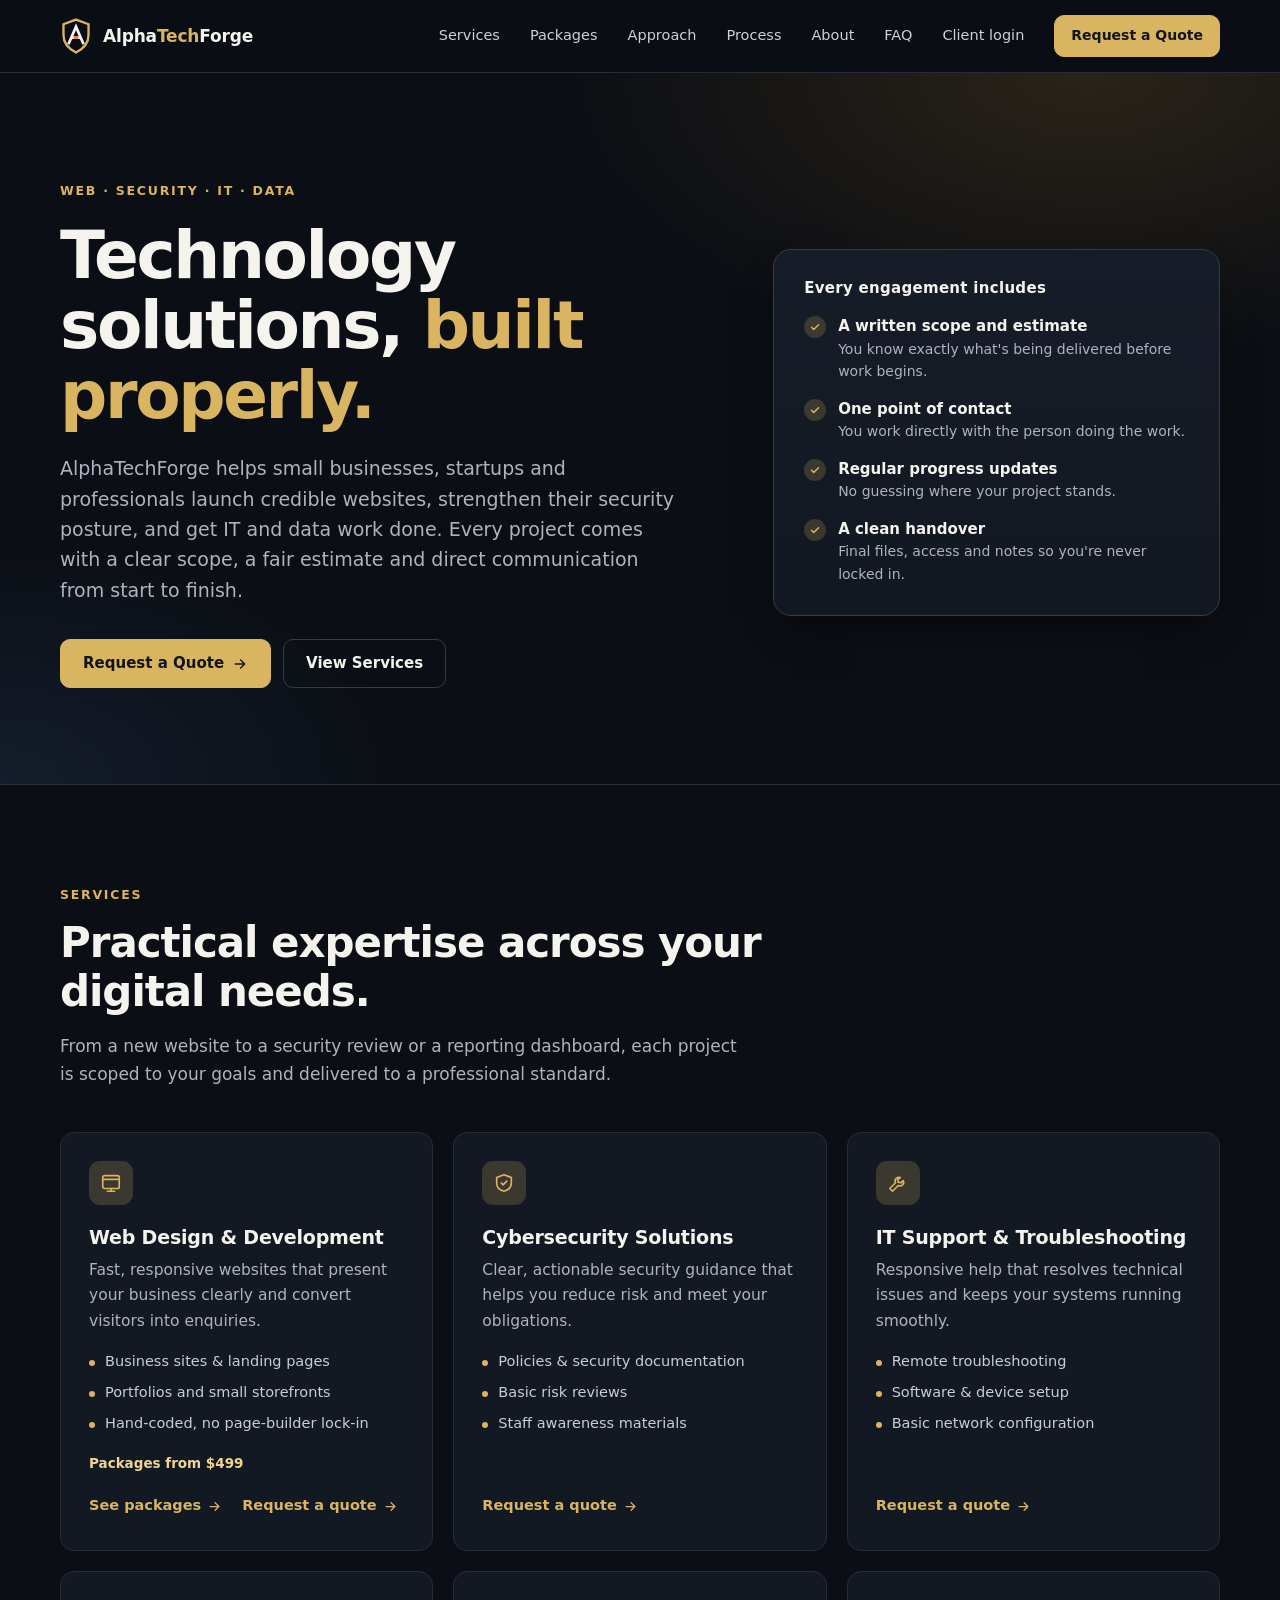
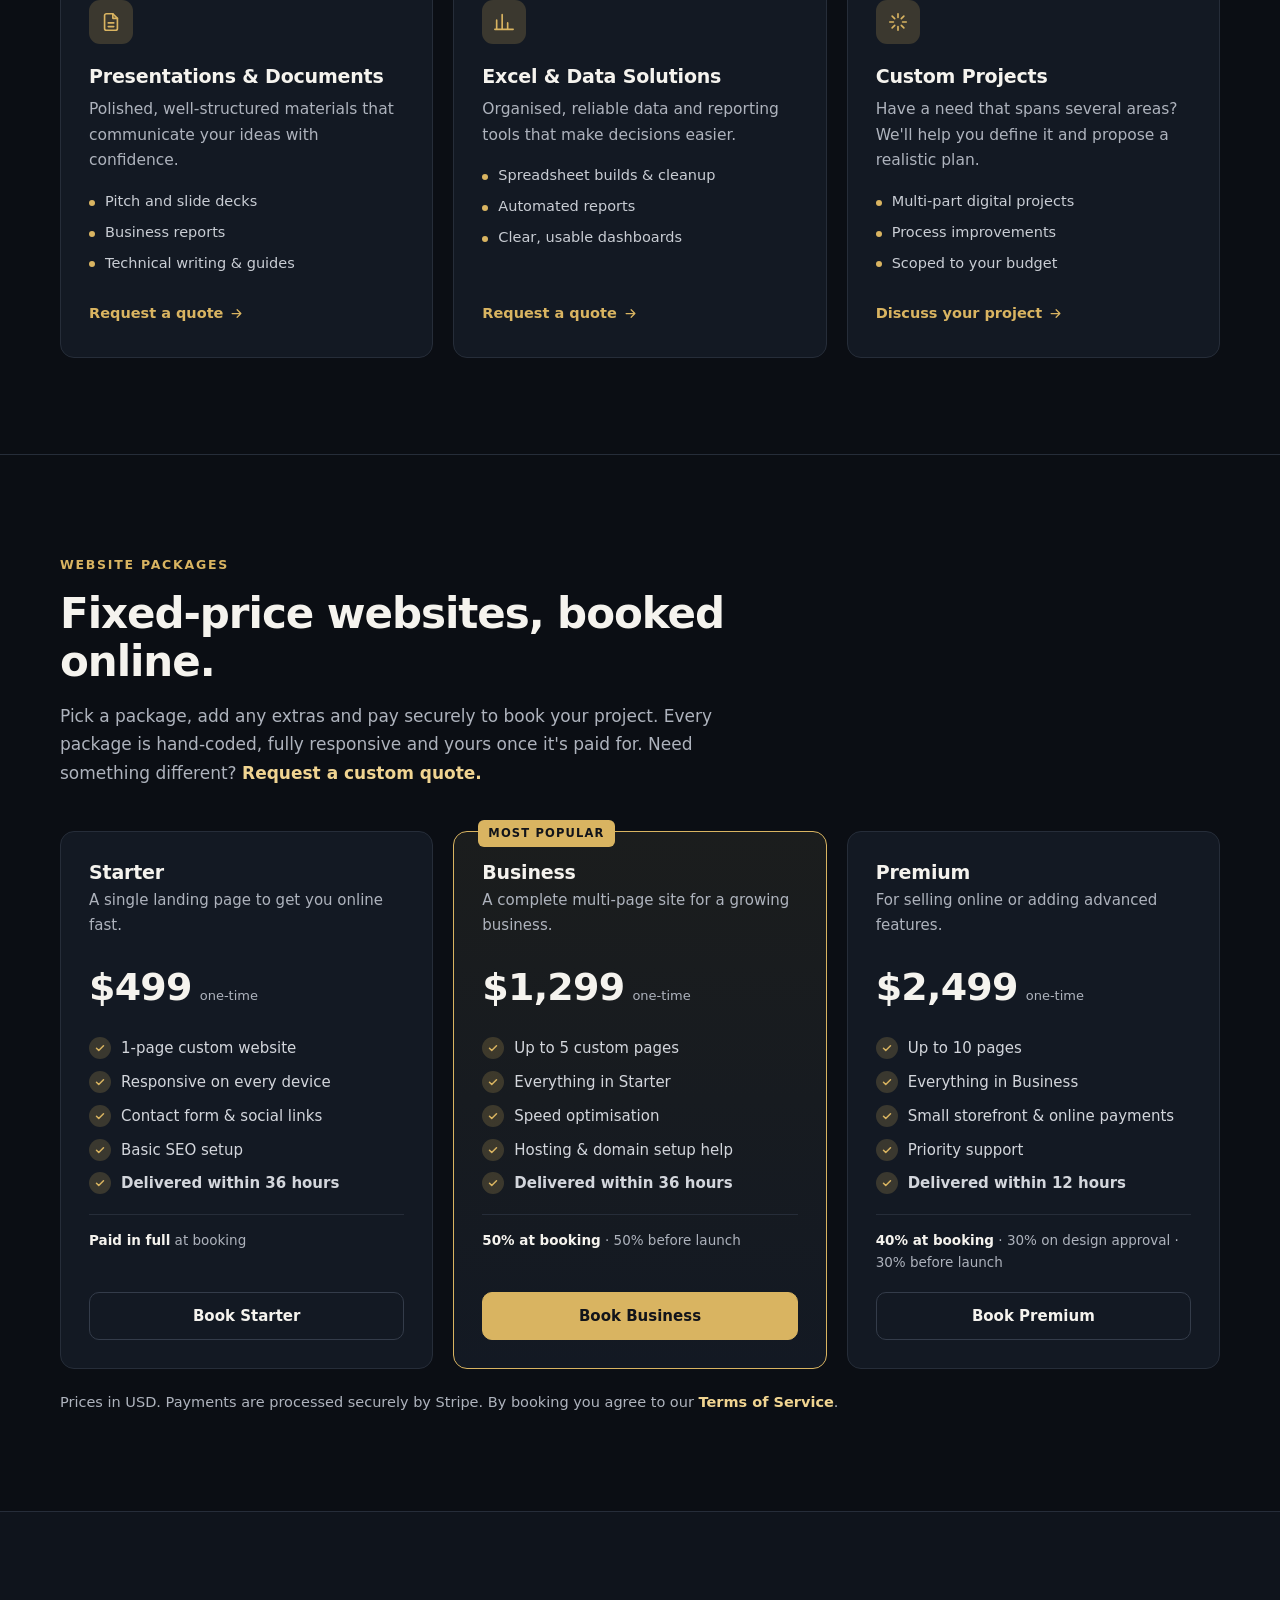
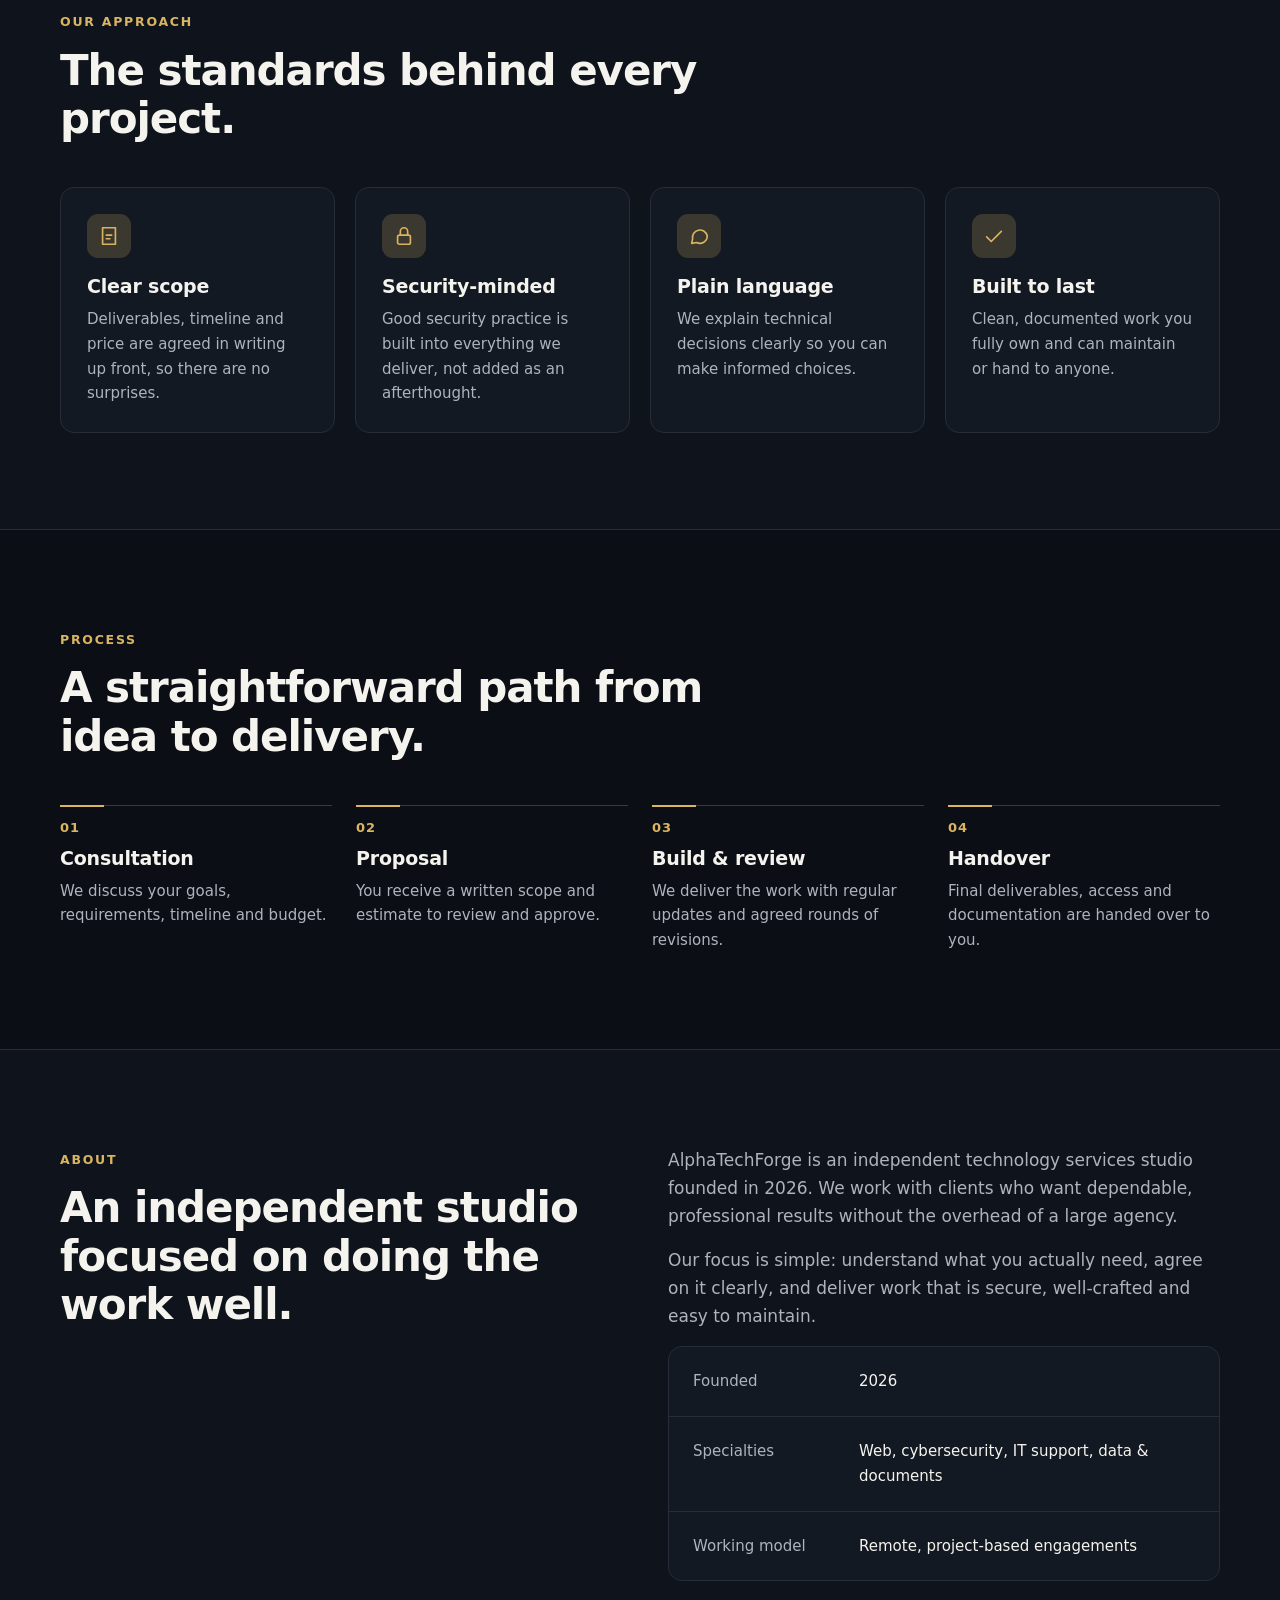
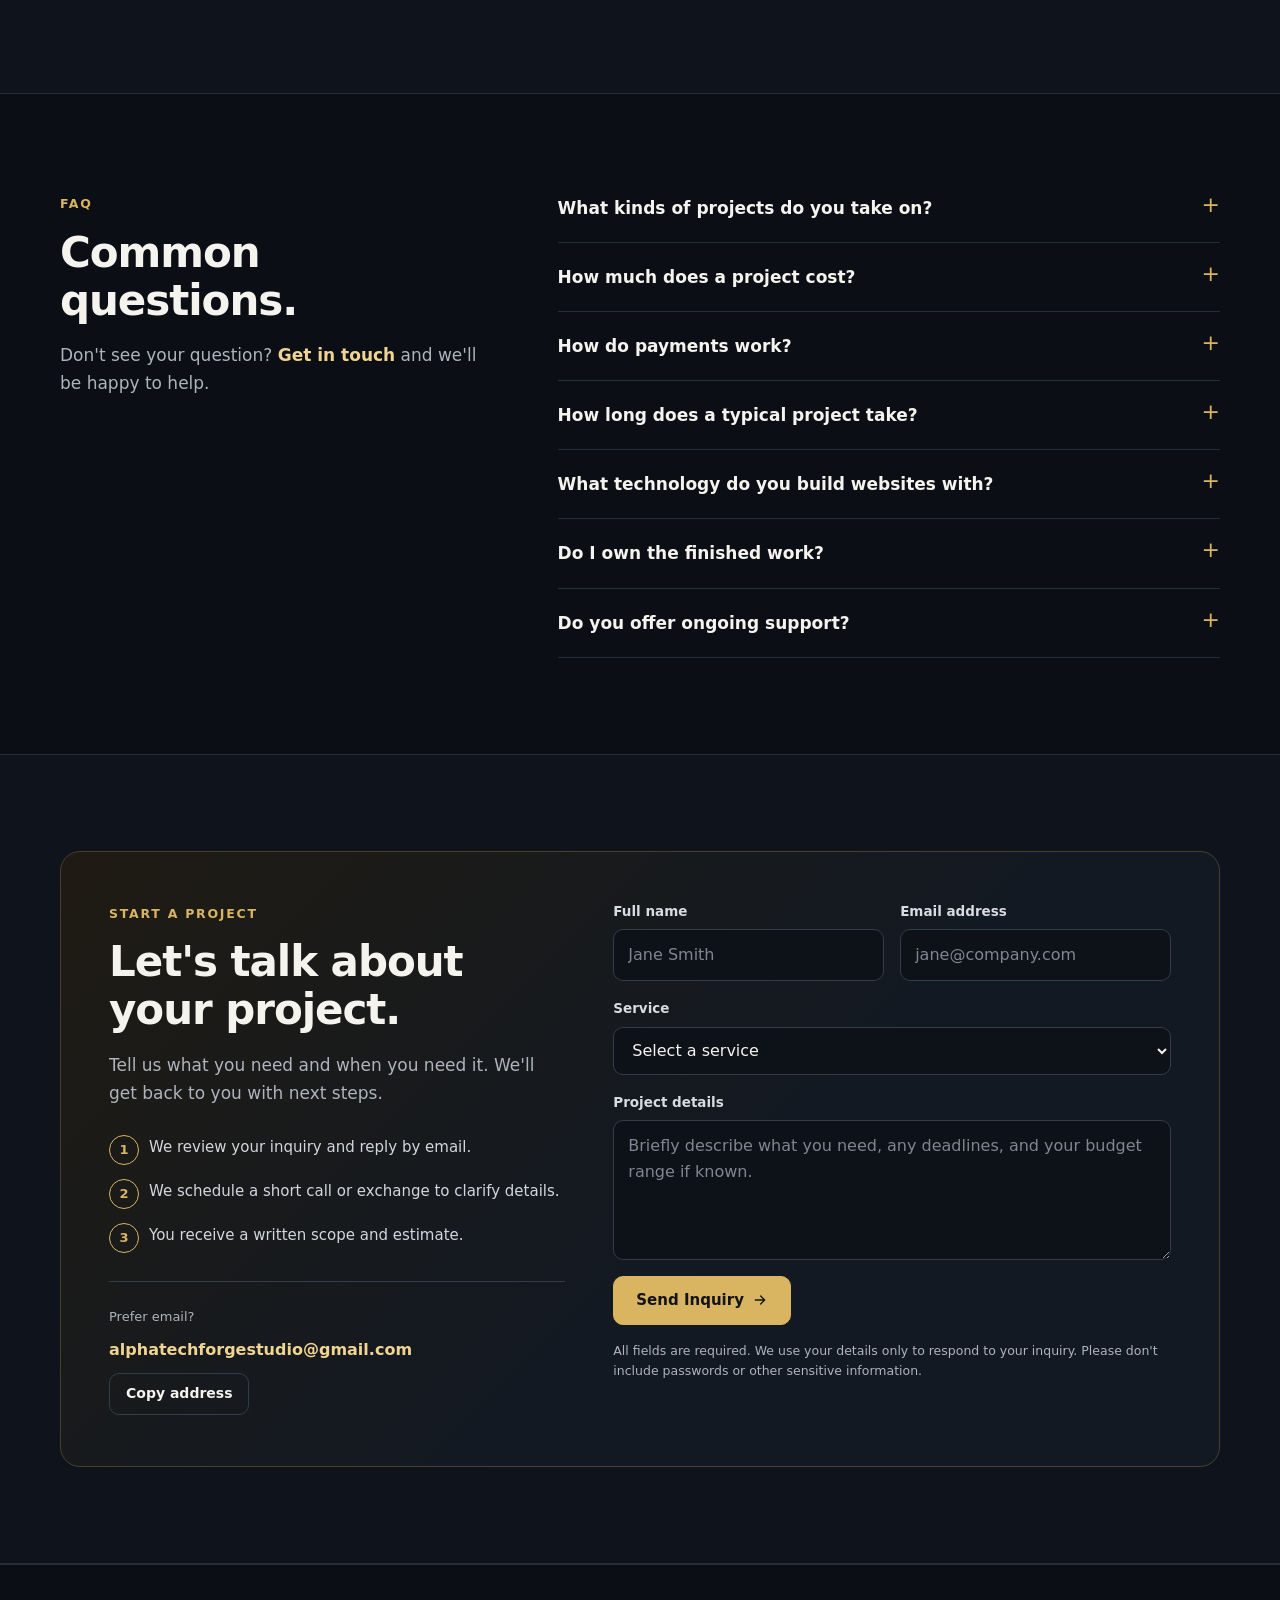
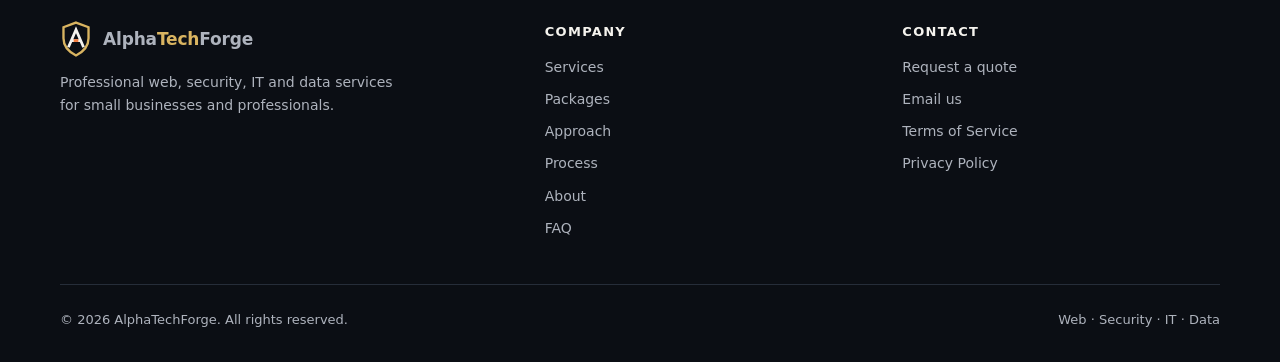
<file: index.html>
<!doctype html>
<html lang="en">
<head>
<meta charset="utf-8">
<meta name="viewport" content="width=device-width, initial-scale=1">
<meta name="theme-color" content="#0b0e14">
<title>AlphaTechForge | Web Development, Cybersecurity & IT Services</title>
<meta name="description" content="AlphaTechForge delivers professional websites, cybersecurity documentation, IT support, business presentations and Excel data solutions, with clear scope, fair estimates and direct communication.">
<link rel="canonical" href="https://alphatechforge.com/">
<link rel="icon" href="/favicon.svg" type="image/svg+xml">
<meta property="og:type" content="website">
<meta property="og:site_name" content="AlphaTechForge">
<meta property="og:title" content="AlphaTechForge | Web Development, Cybersecurity & IT Services">
<meta property="og:description" content="Professional websites, security documentation, IT support and data solutions, scoped clearly and delivered with care.">
<meta property="og:url" content="https://alphatechforge.com/">
<meta name="twitter:card" content="summary">
<script type="application/ld+json">{"@context":"https://schema.org","@type":"ProfessionalService","name":"AlphaTechForge","url":"https://alphatechforge.com/","description":"Web design and development, cybersecurity documentation, IT support, presentations and Excel data solutions.","foundingDate":"2026","email":"alphatechforgestudio@gmail.com"}</script>
<style>
:root{
  color-scheme:dark;
  --bg:#0b0e14;--bg-alt:#0f141c;--surface:#131923;--surface-2:#1a212d;
  --gold:#d9b461;--gold-2:#f0d491;--gold-dim:#d9b46133;
  --text:#f5f3ee;--muted:#aeb3bd;--line:#262d39;--line-2:#343c4a;
  --radius:14px;--shadow:0 18px 40px -18px #000c;
}
*{box-sizing:border-box}
html{scroll-behavior:smooth;scroll-padding-top:84px}
body{margin:0;background:var(--bg);color:var(--text);font:16px/1.65 Inter,ui-sans-serif,system-ui,-apple-system,BlinkMacSystemFont,"Segoe UI",Roboto,sans-serif;-webkit-font-smoothing:antialiased;text-rendering:optimizeLegibility}
img,svg{display:block}
button,input,textarea,select{font:inherit;color:inherit}
button{cursor:pointer}
a{color:inherit;text-decoration:none}
:focus-visible{outline:2px solid var(--gold-2);outline-offset:3px;border-radius:4px}
.wrap{width:min(1160px,calc(100% - 48px));margin-inline:auto}
.skip{position:absolute;left:12px;top:-100px;background:var(--gold);color:#111;padding:10px 14px;border-radius:6px;z-index:100;font-weight:700}
.skip:focus{top:12px}

/* Header */
header{position:sticky;top:0;z-index:30;background:#0b0e14e6;border-bottom:1px solid var(--line);backdrop-filter:saturate(140%) blur(14px)}
.nav{display:flex;align-items:center;justify-content:space-between;gap:24px;min-height:72px}
.brand{display:flex;align-items:center;gap:11px;font-weight:700;font-size:17px;letter-spacing:-.01em;white-space:nowrap}
.brand b{color:var(--gold);font-weight:700}
.brand svg{width:32px;height:36px}
.navlinks{display:flex;align-items:center;gap:30px}
.navlinks>a:not(.btn){font-size:14.5px;color:#cdd1d8;transition:color .15s}
.navlinks>a:not(.btn):hover{color:var(--text)}
.menu-toggle{display:none;align-items:center;justify-content:center;width:44px;height:44px;border:1px solid var(--line-2);border-radius:10px;background:var(--surface)}
.menu-toggle svg{width:20px;height:20px}

/* Buttons */
.btn{display:inline-flex;align-items:center;justify-content:center;gap:8px;min-height:46px;padding:11px 22px;border-radius:10px;border:1px solid var(--line-2);font-weight:600;font-size:15px;background:transparent;transition:background .15s,border-color .15s,color .15s,transform .15s}
.btn:hover{border-color:var(--gold);color:var(--gold-2)}
.btn:active{transform:translateY(1px)}
.btn.primary{background:var(--gold);border-color:var(--gold);color:#12141a}
.btn.primary:hover{background:var(--gold-2);border-color:var(--gold-2);color:#12141a}
.btn.small{min-height:40px;padding:8px 16px;font-size:14px}
.btn svg{width:16px;height:16px}

/* Type */
.eyebrow{display:inline-block;font-size:12.5px;font-weight:700;letter-spacing:.14em;text-transform:uppercase;color:var(--gold)}
h1{font-size:clamp(40px,5.6vw,66px);line-height:1.06;letter-spacing:-.035em;font-weight:750;margin:18px 0 22px}
h2{font-size:clamp(30px,3.6vw,42px);line-height:1.15;letter-spacing:-.025em;font-weight:700;margin:12px 0 16px}
h3{font-size:19px;line-height:1.3;letter-spacing:-.01em;font-weight:650;margin:0 0 8px}
.accent{color:var(--gold)}
.lead{font-size:19px;line-height:1.6;color:var(--muted);max-width:620px;margin:0}
.sub{font-size:17px;color:var(--muted);max-width:680px;margin:0}
.section-head{max-width:720px}

/* Hero */
.hero{position:relative;padding:104px 0 96px;background:radial-gradient(900px 480px at 85% 0%,#2a2318 0,transparent 60%),radial-gradient(700px 420px at 0% 100%,#141d2b 0,transparent 60%);border-bottom:1px solid var(--line)}
.hero-grid{display:grid;grid-template-columns:1.25fr .85fr;gap:56px;align-items:center}
.actions{display:flex;flex-wrap:wrap;gap:12px;margin-top:34px}
.hero-card{background:linear-gradient(180deg,#161d28,#121821);border:1px solid var(--line-2);border-radius:18px;padding:30px;box-shadow:var(--shadow)}
.hero-card h2{font-size:15px;letter-spacing:.02em;font-weight:650;margin:0 0 18px;color:var(--text)}
.checks{list-style:none;margin:0;padding:0;display:grid;gap:15px}
.checks li{display:grid;grid-template-columns:22px 1fr;gap:12px;color:#d3d6dc;font-size:15px;line-height:1.5}
.checks li strong{display:block;color:var(--text);font-weight:600}
.checks li span{color:var(--muted);font-size:14px}
.tick{width:22px;height:22px;border-radius:50%;background:var(--gold-dim);display:grid;place-items:center;margin-top:1px}
.tick svg{width:12px;height:12px}

/* Sections */
section{padding:96px 0}
.alt{background:var(--bg-alt);border-block:1px solid var(--line)}

/* Services */
.services{display:grid;grid-template-columns:repeat(3,minmax(0,1fr));gap:20px;margin-top:44px}
.card{display:flex;flex-direction:column;background:var(--surface);border:1px solid var(--line);border-radius:var(--radius);padding:28px;transition:border-color .2s,transform .2s,box-shadow .2s}
.card:hover{border-color:#5b4e33;transform:translateY(-3px);box-shadow:var(--shadow)}
.icon{width:44px;height:44px;border-radius:11px;background:var(--gold-dim);display:grid;place-items:center;margin-bottom:20px}
.icon svg{width:22px;height:22px}
.card p{color:var(--muted);margin:0 0 16px;font-size:15.5px}
.card ul{margin:0 0 22px;padding:0;list-style:none;display:grid;gap:7px;font-size:14.5px;color:#c9cdd4}
.card ul li{position:relative;padding-left:16px}
.card ul li:before{content:"";position:absolute;left:0;top:.68em;width:6px;height:6px;border-radius:50%;background:var(--gold)}
.text-link{margin-top:auto;align-self:start;display:inline-flex;align-items:center;gap:6px;color:var(--gold);font-size:14.5px;font-weight:600;background:none;border:0;padding:4px 0}
.text-link:hover{color:var(--gold-2)}
.text-link svg{width:15px;height:15px;transition:transform .15s}
.text-link:hover svg{transform:translateX(3px)}

/* Principles */
.principles{display:grid;grid-template-columns:repeat(4,minmax(0,1fr));gap:20px;margin-top:44px}
.principle{padding:26px;border:1px solid var(--line);border-radius:var(--radius);background:var(--surface)}
.principle p{color:var(--muted);margin:0;font-size:15px}
.principle .icon{margin-bottom:16px}

/* Process */
.steps{display:grid;grid-template-columns:repeat(4,minmax(0,1fr));gap:24px;margin-top:44px;counter-reset:step}
.step{position:relative;padding-top:26px;border-top:1px solid var(--line-2)}
.step:before{counter-increment:step;content:"0" counter(step);position:absolute;top:-1px;left:0;padding-top:10px;border-top:2px solid var(--gold);width:44px;font-size:13px;font-weight:700;letter-spacing:.08em;color:var(--gold)}
.step h3{margin-top:14px}
.step p{color:var(--muted);margin:0;font-size:15px}

/* About */
.about{display:grid;grid-template-columns:1fr 1fr;gap:56px;align-items:start}
.about p{color:var(--muted);margin:0 0 16px;font-size:17px}
.facts{display:grid;gap:1px;background:var(--line);border:1px solid var(--line);border-radius:var(--radius);overflow:hidden}
.fact{background:var(--surface);padding:22px 24px;display:grid;grid-template-columns:150px 1fr;gap:16px;font-size:15px}
.fact dt{color:var(--muted)}
.fact dd{margin:0;color:var(--text);font-weight:500}

/* FAQ */
.faq-grid{display:grid;grid-template-columns:.8fr 1.2fr;gap:56px}
.faq details{border-bottom:1px solid var(--line);padding:20px 0}
.faq details:first-child{padding-top:4px}
.faq summary{cursor:pointer;font-weight:600;font-size:17px;list-style:none;display:flex;justify-content:space-between;gap:20px}
.faq summary::-webkit-details-marker{display:none}
.faq summary:after{content:"+";color:var(--gold);font-size:22px;line-height:1;font-weight:400;transition:transform .2s}
.faq details[open] summary:after{transform:rotate(45deg)}
.faq details p{color:var(--muted);margin:12px 0 0;max-width:620px}

/* Contact */
.contact{display:grid;grid-template-columns:.9fr 1.1fr;gap:48px;border:1px solid #4a3f2a;border-radius:20px;padding:48px;background:linear-gradient(135deg,#1f1b13 0%,#121923 60%)}
.next{list-style:none;margin:28px 0;padding:0;display:grid;gap:14px;counter-reset:n}
.next li{display:grid;grid-template-columns:28px 1fr;gap:12px;color:#d3d6dc;font-size:15px}
.next li:before{counter-increment:n;content:counter(n);width:28px;height:28px;border-radius:50%;border:1px solid var(--gold);color:var(--gold);display:grid;place-items:center;font-size:13px;font-weight:700}
.email-row{display:flex;flex-wrap:wrap;align-items:center;gap:10px 16px;padding-top:24px;border-top:1px solid var(--line-2)}
.email-row small{display:block;width:100%;color:var(--muted);font-size:13px}
.email{color:var(--gold-2);font-weight:600;overflow-wrap:anywhere}
.email:hover{text-decoration:underline}
.form{display:grid;gap:16px;align-content:start}
.row{display:grid;grid-template-columns:1fr 1fr;gap:16px}
.field{display:grid;gap:7px}
.field label{font-size:13.5px;font-weight:600;color:#d8dbe0}
.field input,.field select,.field textarea{width:100%;background:#0d1219;border:1px solid var(--line-2);border-radius:10px;padding:12px 14px;min-height:48px;transition:border-color .15s,box-shadow .15s}
.field input:focus,.field select:focus,.field textarea:focus{outline:none;border-color:var(--gold);box-shadow:0 0 0 3px var(--gold-dim)}
.field textarea{min-height:140px;resize:vertical}
.field ::placeholder{color:#7f8692}
.hp{position:absolute;left:-10000px;width:1px;height:1px;overflow:hidden}
.form .btn{justify-self:start}
.fine{font-size:12.5px;color:var(--muted);margin:0}
.status{font-size:14px;color:var(--gold-2);min-height:20px;margin:0}
.status.error{color:#f0a08a}

/* Footer */
footer{border-top:1px solid var(--line);padding:56px 0 32px;color:var(--muted);font-size:14px}
.foot{display:grid;grid-template-columns:1.4fr 1fr 1fr;gap:40px}
.foot p{margin:14px 0 0;max-width:340px}
.foot h4{margin:0 0 14px;color:var(--text);font-size:13px;letter-spacing:.1em;text-transform:uppercase}
.foot ul{list-style:none;margin:0;padding:0;display:grid;gap:9px}
.foot a:hover{color:var(--text)}
.legal{display:flex;justify-content:space-between;flex-wrap:wrap;gap:12px;margin-top:44px;padding-top:24px;border-top:1px solid var(--line);font-size:13px}

.back-top{position:fixed;right:22px;bottom:22px;z-index:20;display:grid;place-items:center;border:1px solid var(--line-2);background:var(--surface-2);color:var(--gold-2);border-radius:50%;width:44px;height:44px;box-shadow:var(--shadow);opacity:0;pointer-events:none;transform:translateY(8px);transition:opacity .2s,transform .2s}
.back-top svg{width:18px;height:18px}
.back-top.visible{opacity:1;pointer-events:auto;transform:none}

/* Packages & checkout */
[hidden]{display:none!important}
.card-links{margin-top:auto;display:flex;flex-wrap:wrap;gap:4px 20px}
.card-links .text-link{margin-top:0}
.from{display:inline-block;margin:-6px 0 16px;font-size:13.5px;font-weight:600;color:var(--gold-2)}
.pkgs{display:grid;grid-template-columns:repeat(3,minmax(0,1fr));gap:20px;margin-top:44px}
.pkg{position:relative;display:flex;flex-direction:column;gap:18px;background:var(--surface);border:1px solid var(--line);border-radius:var(--radius);padding:28px}
.pkg.featured{border-color:var(--gold);background:linear-gradient(180deg,#1b1d1d,var(--surface))}
.pkg-badge{position:absolute;top:-12px;left:24px;background:var(--gold);color:#12141a;font-size:11.5px;font-weight:800;letter-spacing:.1em;text-transform:uppercase;padding:4px 10px;border-radius:6px}
.pkg h3{margin:0}
.pkg .for{color:var(--muted);font-size:15px;margin:4px 0 0}
.amount{display:flex;align-items:baseline;gap:8px;font-variant-numeric:tabular-nums}
.amount strong{font-size:38px;letter-spacing:-.02em}
.amount small{color:var(--muted);font-size:13px}
.pkg ul{margin:0;padding:0;list-style:none;display:grid;gap:9px;font-size:15px;color:#d3d6dc}
.pkg li{display:grid;grid-template-columns:22px 1fr;gap:10px}
.terms-line{font-size:13.5px;color:var(--muted);border-top:1px solid var(--line);padding-top:14px;margin:0}
.terms-line b{color:var(--text);font-weight:600}
.pkg .btn{margin-top:auto;width:100%}
.pkg-note{color:var(--muted);font-size:14.5px;margin:22px 0 0}
.banner{margin-top:28px;padding:16px 18px;border-radius:12px;border:1px solid var(--gold);background:#17150f;color:var(--text);display:flex;justify-content:space-between;gap:12px;align-items:flex-start}
.banner p{margin:0}
.banner button{background:none;border:0;color:var(--muted);font-size:20px;line-height:1;padding:0 4px}
dialog{width:min(560px,calc(100% - 24px));max-height:calc(100dvh - 24px);padding:0;border:1px solid var(--line-2);border-radius:16px;background:var(--bg-alt);color:var(--text);overflow:auto}
dialog::backdrop{background:#04060ad0;backdrop-filter:blur(3px)}
.dlg-head{position:sticky;top:0;z-index:1;display:flex;justify-content:space-between;align-items:center;gap:12px;padding:18px 24px;border-bottom:1px solid var(--line);background:var(--bg-alt)}
.dlg-head h2{font-size:20px;margin:0}
.x-btn{width:40px;height:40px;border-radius:10px;border:1px solid var(--line-2);background:transparent;display:grid;place-items:center;font-size:20px;line-height:1}
.dlg-body{padding:24px;display:grid;gap:18px}
.group{display:grid;gap:8px;border:0;margin:0;padding:0}
.group legend{font-size:13.5px;font-weight:600;color:#d8dbe0;padding:0;margin-bottom:8px}
.check{display:flex;gap:12px;align-items:flex-start;padding:12px 14px;border:1px solid var(--line-2);border-radius:10px;background:#0d1219;cursor:pointer;font-size:15px}
.check input{width:18px;height:18px;margin:2px 0 0;accent-color:var(--gold);flex:none}
.check .nm{flex:1;min-width:0}
.check small{display:block;color:var(--muted);font-size:13px}
.check .pr{color:var(--gold-2);font-size:14px;font-variant-numeric:tabular-nums;white-space:nowrap}
.check.plain{border:0;background:none;padding:0}
.sched{display:grid;gap:8px;padding:16px;border:1px solid var(--line-2);border-radius:12px;background:var(--bg);font-size:15px;font-variant-numeric:tabular-nums}
.sched div{display:flex;justify-content:space-between;gap:12px;color:var(--muted)}
.sched .due{color:var(--text);font-weight:700;font-size:18px;padding-top:8px;border-top:1px solid var(--line)}
.dlg-body .btn.primary{width:100%}
.btn:disabled{opacity:.6;cursor:not-allowed}
.secure{display:flex;gap:8px;font-size:13px;color:var(--muted);margin:0}

@media(max-width:980px){
  .pkgs{grid-template-columns:1fr;max-width:560px}
  .hero-grid,.about,.faq-grid,.contact{grid-template-columns:1fr}
  .hero-grid{gap:44px}.about,.faq-grid{gap:32px}
  .services{grid-template-columns:repeat(2,minmax(0,1fr))}
  .principles,.steps{grid-template-columns:repeat(2,minmax(0,1fr))}
  .steps{row-gap:36px}
  .foot{grid-template-columns:1fr 1fr}.foot>div:first-child{grid-column:1/-1}
}
@media(max-width:760px){
  .wrap{width:calc(100% - 36px)}
  .nav{min-height:66px}
  .menu-toggle{display:flex}
  .navlinks{display:none;position:absolute;top:66px;left:0;right:0;padding:12px 18px 20px;background:#0f141cfa;border-bottom:1px solid var(--line);box-shadow:var(--shadow);flex-direction:column;align-items:stretch;gap:2px}
  .navlinks.open{display:flex}
  .navlinks>a:not(.btn){padding:12px 4px;font-size:16px;border-bottom:1px solid var(--line)}
  .navlinks .btn{margin-top:12px}
  .hero{padding:72px 0 64px}
  .lead{font-size:17px}
  section{padding:68px 0}
  .services,.principles,.steps,.row{grid-template-columns:1fr}
  .contact{padding:26px;gap:32px}
  .fact{grid-template-columns:1fr;gap:4px}
  .actions .btn{flex:1 1 200px}
  .foot{grid-template-columns:1fr}
}
@media(prefers-reduced-motion:reduce){html{scroll-behavior:auto}*,*:before,*:after{transition:none!important;animation:none!important}}
</style>
</head>
<body>
<a class="skip" href="#main">Skip to content</a>

<svg width="0" height="0" style="position:absolute" aria-hidden="true">
  <defs>
    <symbol id="i-arrow" viewBox="0 0 24 24"><path d="M5 12h14M13 6l6 6-6 6" fill="none" stroke="currentColor" stroke-width="2" stroke-linecap="round" stroke-linejoin="round"/></symbol>
    <symbol id="i-check" viewBox="0 0 24 24"><path d="m5 12.5 4.5 4.5L19 7.5" fill="none" stroke="#d9b461" stroke-width="3" stroke-linecap="round" stroke-linejoin="round"/></symbol>
  </defs>
</svg>

<header>
  <div class="wrap nav">
    <a class="brand" href="#home" aria-label="AlphaTechForge home">
      <svg viewBox="0 0 40 46" fill="none" aria-hidden="true"><path d="M20 2 36 8v14c0 10-6 17-16 22C10 39 4 32 4 22V8L20 2Z" stroke="#D9B461" stroke-width="3"/><path d="m11 32 9-21 9 21M15 25h10" stroke="#F5F3EE" stroke-width="3.5" stroke-linecap="square"/><path d="M17 25h6" stroke="#F47A3B" stroke-width="3.5"/></svg>
      <span>Alpha<b>Tech</b>Forge</span>
    </a>
    <button id="menu-toggle" class="menu-toggle" type="button" aria-label="Open navigation" aria-expanded="false" aria-controls="navlinks">
      <svg viewBox="0 0 24 24" aria-hidden="true"><path id="menu-icon" d="M4 7h16M4 12h16M4 17h16" fill="none" stroke="currentColor" stroke-width="2" stroke-linecap="round"/></svg>
    </button>
    <nav class="navlinks" id="navlinks" aria-label="Main navigation">
      <a href="#services">Services</a>
      <a href="#packages">Packages</a>
      <a href="#approach">Approach</a>
      <a href="#process">Process</a>
      <a href="#about">About</a>
      <a href="#faq">FAQ</a>
      <a href="/portal/">Client login</a>
      <a class="btn primary small" href="#contact">Request a Quote</a>
    </nav>
  </div>
</header>

<main id="main">

<div class="hero" id="home">
  <div class="wrap hero-grid">
    <div>
      <span class="eyebrow">Web · Security · IT · Data</span>
      <h1>Technology solutions, <span class="accent">built properly.</span></h1>
      <p class="lead">AlphaTechForge helps small businesses, startups and professionals launch credible websites, strengthen their security posture, and get IT and data work done. Every project comes with a clear scope, a fair estimate and direct communication from start to finish.</p>
      <div class="actions">
        <a class="btn primary" href="#contact">Request a Quote <svg aria-hidden="true"><use href="#i-arrow"/></svg></a>
        <a class="btn" href="#services">View Services</a>
      </div>
    </div>
    <aside class="hero-card" aria-labelledby="included-title">
      <h2 id="included-title">Every engagement includes</h2>
      <ul class="checks">
        <li><span class="tick"><svg aria-hidden="true"><use href="#i-check"/></svg></span><div><strong>A written scope and estimate</strong><span>You know exactly what's being delivered before work begins.</span></div></li>
        <li><span class="tick"><svg aria-hidden="true"><use href="#i-check"/></svg></span><div><strong>One point of contact</strong><span>You work directly with the person doing the work.</span></div></li>
        <li><span class="tick"><svg aria-hidden="true"><use href="#i-check"/></svg></span><div><strong>Regular progress updates</strong><span>No guessing where your project stands.</span></div></li>
        <li><span class="tick"><svg aria-hidden="true"><use href="#i-check"/></svg></span><div><strong>A clean handover</strong><span>Final files, access and notes so you're never locked in.</span></div></li>
      </ul>
    </aside>
  </div>
</div>

<section id="services">
  <div class="wrap">
    <div class="section-head">
      <span class="eyebrow">Services</span>
      <h2>Practical expertise across your digital needs.</h2>
      <p class="sub">From a new website to a security review or a reporting dashboard, each project is scoped to your goals and delivered to a professional standard.</p>
    </div>
    <div class="services">
      <article class="card">
        <div class="icon"><svg viewBox="0 0 24 24" fill="none" stroke="#d9b461" stroke-width="1.8" stroke-linecap="round" stroke-linejoin="round" aria-hidden="true"><rect x="3" y="4" width="18" height="14" rx="2"/><path d="M3 8h18M8 21h8M12 18v3"/></svg></div>
        <h3>Web Design &amp; Development</h3>
        <p>Fast, responsive websites that present your business clearly and convert visitors into enquiries.</p>
        <ul><li>Business sites &amp; landing pages</li><li>Portfolios and small storefronts</li><li>Hand-coded, no page-builder lock-in</li></ul>
        <span class="from" id="web-from" hidden></span>
        <div class="card-links">
          <a class="text-link" href="#packages">See packages <svg aria-hidden="true"><use href="#i-arrow"/></svg></a>
          <button class="text-link service-quote" data-service="Web Design & Development" type="button">Request a quote <svg aria-hidden="true"><use href="#i-arrow"/></svg></button>
        </div>
      </article>
      <article class="card">
        <div class="icon"><svg viewBox="0 0 24 24" fill="none" stroke="#d9b461" stroke-width="1.8" stroke-linecap="round" stroke-linejoin="round" aria-hidden="true"><path d="M12 3 4 6v6c0 4.5 3.2 7.8 8 9 4.8-1.2 8-4.5 8-9V6l-8-3Z"/><path d="m9 12 2 2 4-4"/></svg></div>
        <h3>Cybersecurity Solutions</h3>
        <p>Clear, actionable security guidance that helps you reduce risk and meet your obligations.</p>
        <ul><li>Policies &amp; security documentation</li><li>Basic risk reviews</li><li>Staff awareness materials</li></ul>
        <button class="text-link service-quote" data-service="Cybersecurity Solutions" type="button">Request a quote <svg aria-hidden="true"><use href="#i-arrow"/></svg></button>
      </article>
      <article class="card">
        <div class="icon"><svg viewBox="0 0 24 24" fill="none" stroke="#d9b461" stroke-width="1.8" stroke-linecap="round" stroke-linejoin="round" aria-hidden="true"><path d="M14.7 6.3a4 4 0 0 0-5.4 5.4L3 18l3 3 6.3-6.3a4 4 0 0 0 5.4-5.4l-2.5 2.5-2.8-.7-.7-2.8 2.5-2.5Z"/></svg></div>
        <h3>IT Support &amp; Troubleshooting</h3>
        <p>Responsive help that resolves technical issues and keeps your systems running smoothly.</p>
        <ul><li>Remote troubleshooting</li><li>Software &amp; device setup</li><li>Basic network configuration</li></ul>
        <button class="text-link service-quote" data-service="IT Support & Troubleshooting" type="button">Request a quote <svg aria-hidden="true"><use href="#i-arrow"/></svg></button>
      </article>
      <article class="card">
        <div class="icon"><svg viewBox="0 0 24 24" fill="none" stroke="#d9b461" stroke-width="1.8" stroke-linecap="round" stroke-linejoin="round" aria-hidden="true"><path d="M14 3H7a2 2 0 0 0-2 2v14a2 2 0 0 0 2 2h10a2 2 0 0 0 2-2V8l-5-5Z"/><path d="M14 3v5h5M9 13h6M9 17h6"/></svg></div>
        <h3>Presentations &amp; Documents</h3>
        <p>Polished, well-structured materials that communicate your ideas with confidence.</p>
        <ul><li>Pitch and slide decks</li><li>Business reports</li><li>Technical writing &amp; guides</li></ul>
        <button class="text-link service-quote" data-service="Presentations & Documents" type="button">Request a quote <svg aria-hidden="true"><use href="#i-arrow"/></svg></button>
      </article>
      <article class="card">
        <div class="icon"><svg viewBox="0 0 24 24" fill="none" stroke="#d9b461" stroke-width="1.8" stroke-linecap="round" stroke-linejoin="round" aria-hidden="true"><path d="M4 20V10M10 20V4M16 20v-7M22 20H2"/></svg></div>
        <h3>Excel &amp; Data Solutions</h3>
        <p>Organised, reliable data and reporting tools that make decisions easier.</p>
        <ul><li>Spreadsheet builds &amp; cleanup</li><li>Automated reports</li><li>Clear, usable dashboards</li></ul>
        <button class="text-link service-quote" data-service="Excel & Data Solutions" type="button">Request a quote <svg aria-hidden="true"><use href="#i-arrow"/></svg></button>
      </article>
      <article class="card">
        <div class="icon"><svg viewBox="0 0 24 24" fill="none" stroke="#d9b461" stroke-width="1.8" stroke-linecap="round" stroke-linejoin="round" aria-hidden="true"><path d="M12 3v4M12 17v4M3 12h4M17 12h4M5.6 5.6l2.8 2.8M15.6 15.6l2.8 2.8M5.6 18.4l2.8-2.8M15.6 8.4l2.8-2.8"/></svg></div>
        <h3>Custom Projects</h3>
        <p>Have a need that spans several areas? We'll help you define it and propose a realistic plan.</p>
        <ul><li>Multi-part digital projects</li><li>Process improvements</li><li>Scoped to your budget</li></ul>
        <button class="text-link service-quote" data-service="Tailored Digital Project" type="button">Discuss your project <svg aria-hidden="true"><use href="#i-arrow"/></svg></button>
      </article>
    </div>
  </div>
</section>

<section id="packages" style="border-top:1px solid var(--line)">
  <div class="wrap">
    <div class="section-head">
      <span class="eyebrow">Website packages</span>
      <h2>Fixed-price websites, booked online.</h2>
      <p class="sub">Pick a package, add any extras and pay securely to book your project. Every package is hand-coded, fully responsive and yours once it's paid for. Need something different? <a class="email" href="#contact">Request a custom quote.</a></p>
    </div>
    <div class="banner" id="checkout-banner" role="status" hidden><p id="checkout-banner-text"></p><button type="button" id="banner-close" aria-label="Dismiss">&times;</button></div>
    <div class="pkgs" id="pkgs"><p class="sub">Loading packages…</p></div>
    <noscript><p class="sub">Packages need JavaScript to load. You can <a class="email" href="#contact">request a quote</a> instead.</p></noscript>
    <p class="pkg-note">Prices in USD. Payments are processed securely by Stripe. By booking you agree to our <a class="email" href="/terms.html">Terms of Service</a>.</p>
  </div>
</section>

<dialog id="book-dlg" aria-labelledby="book-title">
  <div class="dlg-head"><h2 id="book-title">Book your website</h2><button class="x-btn" type="button" id="book-close" aria-label="Close">&times;</button></div>
  <form class="dlg-body" id="book-form" novalidate>
    <fieldset class="group" id="addon-list"><legend>Add-ons (optional)</legend></fieldset>
    <label class="check"><input type="checkbox" id="care-plan"><span class="nm" id="care-text"></span><span class="pr" id="care-price"></span></label>
    <div class="row">
      <div class="field"><label for="book-name">Full name</label><input id="book-name" autocomplete="name" required maxlength="100"></div>
      <div class="field"><label for="book-email">Email address</label><input id="book-email" type="email" autocomplete="email" required maxlength="150"></div>
    </div>
    <div class="field"><label for="book-notes">Anything we should know? <span style="font-weight:400;color:var(--muted)">(optional)</span></label><textarea id="book-notes" maxlength="450" style="min-height:90px" placeholder="Your business, websites you like, deadlines…"></textarea></div>
    <div class="sched" id="sched"></div>
    <label class="check plain"><input type="checkbox" id="agree" required><span class="nm">I have read and agree to the <a class="email" href="/terms.html" target="_blank" rel="noopener">Terms of Service</a>, including the payment schedule above.</span></label>
    <p class="status error" id="book-status" role="alert"></p>
    <button class="btn primary" type="submit" id="book-submit">Continue to secure payment</button>
    <p class="secure"><svg width="16" height="16" viewBox="0 0 24 24" fill="none" stroke="#5BD48A" stroke-width="2" aria-hidden="true"><rect x="5" y="11" width="14" height="10" rx="2"/><path d="M8 11V7a4 4 0 0 1 8 0v4"/></svg>You'll pay on Stripe's secure page. Card details never touch this site.</p>
  </form>
</dialog>

<section id="approach" class="alt">
  <div class="wrap">
    <div class="section-head">
      <span class="eyebrow">Our approach</span>
      <h2>The standards behind every project.</h2>
    </div>
    <div class="principles">
      <div class="principle">
        <div class="icon"><svg viewBox="0 0 24 24" fill="none" stroke="#d9b461" stroke-width="1.8" stroke-linecap="round" stroke-linejoin="round" aria-hidden="true"><path d="M9 11h6M9 15h4M5 3h14v18H5z"/></svg></div>
        <h3>Clear scope</h3>
        <p>Deliverables, timeline and price are agreed in writing up front, so there are no surprises.</p>
      </div>
      <div class="principle">
        <div class="icon"><svg viewBox="0 0 24 24" fill="none" stroke="#d9b461" stroke-width="1.8" stroke-linecap="round" stroke-linejoin="round" aria-hidden="true"><rect x="5" y="11" width="14" height="10" rx="2"/><path d="M8 11V7a4 4 0 0 1 8 0v4"/></svg></div>
        <h3>Security-minded</h3>
        <p>Good security practice is built into everything we deliver, not added as an afterthought.</p>
      </div>
      <div class="principle">
        <div class="icon"><svg viewBox="0 0 24 24" fill="none" stroke="#d9b461" stroke-width="1.8" stroke-linecap="round" stroke-linejoin="round" aria-hidden="true"><path d="M21 12a8 8 0 0 1-11.6 7.1L4 20l1-4.6A8 8 0 1 1 21 12Z"/></svg></div>
        <h3>Plain language</h3>
        <p>We explain technical decisions clearly so you can make informed choices.</p>
      </div>
      <div class="principle">
        <div class="icon"><svg viewBox="0 0 24 24" fill="none" stroke="#d9b461" stroke-width="1.8" stroke-linecap="round" stroke-linejoin="round" aria-hidden="true"><path d="M20 7 9 18l-5-5"/></svg></div>
        <h3>Built to last</h3>
        <p>Clean, documented work you fully own and can maintain or hand to anyone.</p>
      </div>
    </div>
  </div>
</section>

<section id="process">
  <div class="wrap">
    <div class="section-head">
      <span class="eyebrow">Process</span>
      <h2>A straightforward path from idea to delivery.</h2>
    </div>
    <div class="steps">
      <div class="step"><h3>Consultation</h3><p>We discuss your goals, requirements, timeline and budget.</p></div>
      <div class="step"><h3>Proposal</h3><p>You receive a written scope and estimate to review and approve.</p></div>
      <div class="step"><h3>Build &amp; review</h3><p>We deliver the work with regular updates and agreed rounds of revisions.</p></div>
      <div class="step"><h3>Handover</h3><p>Final deliverables, access and documentation are handed over to you.</p></div>
    </div>
  </div>
</section>

<section id="about" class="alt">
  <div class="wrap about">
    <div>
      <span class="eyebrow">About</span>
      <h2>An independent studio focused on doing the work well.</h2>
    </div>
    <div>
      <p>AlphaTechForge is an independent technology services studio founded in 2026. We work with clients who want dependable, professional results without the overhead of a large agency.</p>
      <p>Our focus is simple: understand what you actually need, agree on it clearly, and deliver work that is secure, well-crafted and easy to maintain.</p>
      <dl class="facts">
        <div class="fact"><dt>Founded</dt><dd>2026</dd></div>
        <div class="fact"><dt>Specialties</dt><dd>Web, cybersecurity, IT support, data &amp; documents</dd></div>
        <div class="fact"><dt>Working model</dt><dd>Remote, project-based engagements</dd></div>
      </dl>
    </div>
  </div>
</section>

<section id="faq">
  <div class="wrap faq-grid">
    <div class="section-head">
      <span class="eyebrow">FAQ</span>
      <h2>Common questions.</h2>
      <p class="sub">Don't see your question? <a class="email" href="#contact">Get in touch</a> and we'll be happy to help.</p>
    </div>
    <div class="faq">
      <details><summary>What kinds of projects do you take on?</summary><p>Websites, cybersecurity documentation and reviews, IT support, presentations and business documents, Excel and data work, and custom projects that combine several of these.</p></details>
      <details><summary>How much does a project cost?</summary><p>Website packages have fixed prices listed in the <a class="email" href="#packages">Packages</a> section and can be booked online. Other services depend on scope, complexity and timeline: share a short description through the inquiry form and you'll receive a written estimate before any work begins.</p></details>
      <details><summary>How do payments work?</summary><p>All payments are processed securely by Stripe; we never see or store your card details. Website packages are paid in stages shown on each package, starting with a booking payment. For quoted services, you'll receive an invoice with a secure payment link once you approve the estimate. Full details are in our <a class="email" href="/terms.html">Terms of Service</a>.</p></details>
      <details><summary>How long does a typical project take?</summary><p>Timelines vary with scope. Smaller tasks can often be turned around quickly, while larger builds are planned in stages. Your estimate will include a realistic timeline.</p></details>
      <details><summary>What technology do you build websites with?</summary><p>Most sites are hand-coded for speed, security and full ownership, with no page-builder subscription required. Where a platform is a better fit for your needs, we'll recommend it and explain why.</p></details>
      <details><summary>Do I own the finished work?</summary><p>Yes. Once the project is complete and paid for, the deliverables are yours, along with the files, access and notes you need to use them.</p></details>
      <details><summary>Do you offer ongoing support?</summary><p>Ongoing maintenance and support can be arranged depending on the project. Terms are agreed separately so you only pay for what you need.</p></details>
    </div>
  </div>
</section>

<section id="contact" class="alt">
  <div class="wrap">
    <div class="contact">
      <div>
        <span class="eyebrow">Start a project</span>
        <h2>Let's talk about your project.</h2>
        <p class="sub">Tell us what you need and when you need it. We'll get back to you with next steps.</p>
        <ol class="next">
          <li>We review your inquiry and reply by email.</li>
          <li>We schedule a short call or exchange to clarify details.</li>
          <li>You receive a written scope and estimate.</li>
        </ol>
        <div class="email-row">
          <small>Prefer email?</small>
          <a class="email" id="email-link" href="mailto:alphatechforgestudio@gmail.com?subject=Project%20inquiry%3A%20AlphaTechForge">alphatechforgestudio@gmail.com</a>
          <button id="copy-email" type="button" class="btn small">Copy address</button>
          <p id="copy-status" class="status" role="status" aria-live="polite"></p>
        </div>
      </div>
      <form id="quote-form" class="form" method="post" action="/api/contact" novalidate>
        <div class="row">
          <div class="field"><label for="client-name">Full name</label><input id="client-name" name="name" autocomplete="name" placeholder="Jane Smith" required maxlength="100"></div>
          <div class="field"><label for="client-email">Email address</label><input id="client-email" name="email" type="email" autocomplete="email" placeholder="jane@company.com" required maxlength="150"></div>
        </div>
        <div class="field"><label for="client-service">Service</label>
          <select id="client-service" name="service" required>
            <option value="">Select a service</option>
            <option>Web Design &amp; Development</option>
            <option>Cybersecurity Solutions</option>
            <option>IT Support &amp; Troubleshooting</option>
            <option>Presentations &amp; Documents</option>
            <option>Excel &amp; Data Solutions</option>
            <option value="Tailored Digital Project">Custom Project</option>
          </select>
        </div>
        <div class="field"><label for="client-message">Project details</label><textarea id="client-message" name="message" required minlength="10" maxlength="2500" placeholder="Briefly describe what you need, any deadlines, and your budget range if known."></textarea></div>
        <div class="hp" aria-hidden="true"><label for="website-url">Leave this field blank</label><input id="website-url" name="website" tabindex="-1" autocomplete="off"></div>
        <button class="btn primary" type="submit">Send Inquiry <svg aria-hidden="true"><use href="#i-arrow"/></svg></button>
        <p class="fine">All fields are required. We use your details only to respond to your inquiry. Please don't include passwords or other sensitive information.</p>
        <p id="form-status" class="status" role="status" aria-live="polite"></p>
      </form>
    </div>
  </div>
</section>

</main>

<footer>
  <div class="wrap">
    <div class="foot">
      <div>
        <a class="brand" href="#home" aria-label="AlphaTechForge home">
          <svg viewBox="0 0 40 46" fill="none" aria-hidden="true"><path d="M20 2 36 8v14c0 10-6 17-16 22C10 39 4 32 4 22V8L20 2Z" stroke="#D9B461" stroke-width="3"/><path d="m11 32 9-21 9 21M15 25h10" stroke="#F5F3EE" stroke-width="3.5" stroke-linecap="square"/><path d="M17 25h6" stroke="#F47A3B" stroke-width="3.5"/></svg>
          <span>Alpha<b>Tech</b>Forge</span>
        </a>
        <p>Professional web, security, IT and data services for small businesses and professionals.</p>
      </div>
      <div>
        <h4>Company</h4>
        <ul><li><a href="#services">Services</a></li><li><a href="#packages">Packages</a></li><li><a href="#approach">Approach</a></li><li><a href="#process">Process</a></li><li><a href="#about">About</a></li><li><a href="#faq">FAQ</a></li></ul>
      </div>
      <div>
        <h4>Contact</h4>
        <ul><li><a href="#contact">Request a quote</a></li><li><a class="js-email" href="mailto:alphatechforgestudio@gmail.com?subject=Project%20inquiry%3A%20AlphaTechForge">Email us</a></li><li><a href="/terms.html">Terms of Service</a></li><li><a href="/privacy.html">Privacy Policy</a></li></ul>
      </div>
    </div>
    <div class="legal"><span>© <span id="year">2026</span> AlphaTechForge. All rights reserved.</span><span>Web · Security · IT · Data</span></div>
  </div>
</footer>

<button id="back-top" class="back-top" type="button" aria-label="Back to top"><svg viewBox="0 0 24 24" aria-hidden="true"><path d="M12 19V5M6 11l6-6 6 6" fill="none" stroke="currentColor" stroke-width="2" stroke-linecap="round" stroke-linejoin="round"/></svg></button>

<script>
(() => {
  'use strict';
  // Change the contact address here (and in functions/api/contact.js).
  const EMAIL = 'alphatechforgestudio@gmail.com';
  const $ = s => document.querySelector(s);
  const smooth = () => matchMedia('(prefers-reduced-motion: reduce)').matches ? 'auto' : 'smooth';

  // Email links
  const mailto = 'mailto:' + EMAIL + '?subject=' + encodeURIComponent('Project inquiry: AlphaTechForge');
  const link = $('#email-link'); link.href = mailto; link.textContent = EMAIL;
  document.querySelectorAll('.js-email').forEach(a => a.href = mailto);

  // Mobile menu
  const toggle = $('#menu-toggle'), nav = $('#navlinks'), icon = $('#menu-icon');
  const OPEN = 'M4 7h16M4 12h16M4 17h16', CLOSE = 'M6 6l12 12M18 6 6 18';
  function setMenu(open) {
    nav.classList.toggle('open', open);
    toggle.setAttribute('aria-expanded', String(open));
    toggle.setAttribute('aria-label', open ? 'Close navigation' : 'Open navigation');
    icon.setAttribute('d', open ? CLOSE : OPEN);
  }
  toggle.addEventListener('click', () => setMenu(!nav.classList.contains('open')));
  nav.querySelectorAll('a').forEach(a => a.addEventListener('click', () => setMenu(false)));
  document.addEventListener('keydown', e => { if (e.key === 'Escape') setMenu(false); });
  document.addEventListener('click', e => { if (!nav.contains(e.target) && !toggle.contains(e.target)) setMenu(false); });

  // Service buttons pre-fill the form
  document.querySelectorAll('.service-quote').forEach(btn => btn.addEventListener('click', () => {
    $('#client-service').value = btn.dataset.service;
    $('#contact').scrollIntoView({ behavior: smooth() });
    setTimeout(() => $('#client-name').focus({ preventScroll: true }), 400);
  }));

  // Inquiry form
  const form = $('#quote-form'), status = $('#form-status'), submit = form.querySelector('button[type=submit]');
  const submitHTML = submit.innerHTML;
  form.addEventListener('submit', async e => {
    e.preventDefault();
    status.classList.remove('error');
    if (!form.checkValidity()) { form.reportValidity(); return; }
    submit.disabled = true; submit.textContent = 'Sending…'; status.textContent = '';
    try {
      const res = await fetch('/api/contact', { method: 'POST', headers: { 'Content-Type': 'application/json' }, body: JSON.stringify(Object.fromEntries(new FormData(form))) });
      let data = {}; try { data = await res.json(); } catch {}
      if (!res.ok) throw new Error(data.error || 'Your inquiry could not be sent.');
      status.textContent = 'Thank you! Your inquiry has been received. We will reply by email shortly.';
      form.reset();
    } catch (err) {
      status.classList.add('error');
      status.textContent = (err.message || 'Unable to send.') + ' You can also email ' + EMAIL + ' directly.';
    } finally {
      submit.disabled = false; submit.innerHTML = submitHTML;
    }
  });

  // Copy email
  $('#copy-email').addEventListener('click', async () => {
    try { await navigator.clipboard.writeText(EMAIL); $('#copy-status').textContent = 'Copied to clipboard.'; }
    catch { $('#copy-status').textContent = 'Copy failed. Please select the address above.'; }
  });

  // Back to top
  const back = $('#back-top');
  const onScroll = () => back.classList.toggle('visible', scrollY > 700);
  addEventListener('scroll', onScroll, { passive: true }); onScroll();
  back.addEventListener('click', () => scrollTo({ top: 0, behavior: smooth() }));

  $('#year').textContent = new Date().getFullYear();

  // ===== Website packages & booking (prices come from /catalog.json) =====
  const esc = s => String(s).replace(/[&<>"']/g, c => ({ '&': '&amp;', '<': '&lt;', '>': '&gt;', '"': '&quot;', "'": '&#39;' }[c]));
  const money = cents => '$' + (cents / 100).toLocaleString('en-US', { minimumFractionDigits: cents % 100 ? 2 : 0, maximumFractionDigits: 2 });
  const tickIcon = '<span class="tick"><svg aria-hidden="true"><use href="#i-check"/></svg></span>';
  let catalog = null, chosen = null;

  // Same rule as functions/api/checkout.js: whole-dollar instalments, last one absorbs rounding.
  function plan(pkg, addonIds) {
    const total = Math.round(pkg.price * 100) + addonIds.reduce((s, id) => s + Math.round(catalog.addons.find(a => a.id === id).price * 100), 0);
    let used = 0;
    return { total, parts: pkg.schedule.map((s, i) => {
      const amt = i === pkg.schedule.length - 1 ? total - used : Math.round(total * s.percent / 10000) * 100;
      used += amt; return { ...s, amt };
    }) };
  }
  const termsText = pkg => pkg.schedule.length === 1 ? '<b>Paid in full</b> at booking'
    : pkg.schedule.map((s, i) => (i ? '' : '<b>') + s.percent + '% ' + s.label.toLowerCase() + (i ? '' : '</b>')).join(' · ');

  function renderPackages() {
    $('#pkgs').innerHTML = catalog.packages.map(p => `
      <article class="pkg${p.featured ? ' featured' : ''}">
        ${p.featured ? '<span class="pkg-badge">Most popular</span>' : ''}
        <div><h3>${esc(p.name)}</h3><p class="for">${esc(p.blurb)}</p></div>
        <div class="amount"><strong>${money(p.price * 100)}</strong><small>one-time</small></div>
        <ul>${p.features.map(f => `<li>${tickIcon}<span>${esc(f)}</span></li>`).join('')}${p.durationHours ? `<li>${tickIcon}<span><b>Delivered within ${p.durationHours} hours</b></span></li>` : ''}</ul>
        <p class="terms-line">${termsText(p)}</p>
        <button class="btn${p.featured ? ' primary' : ''}" type="button" data-book="${esc(p.id)}">Book ${esc(p.name)}</button>
      </article>`).join('');
    const from = Math.min(...catalog.packages.map(p => p.price));
    $('#web-from').textContent = 'Packages from ' + money(from * 100); $('#web-from').hidden = false;
    $('#addon-list').innerHTML = '<legend>Add-ons (optional)</legend>' + catalog.addons.map(a => `
      <label class="check"><input type="checkbox" name="addon" value="${esc(a.id)}"><span class="nm">${esc(a.name)}<small data-note="${esc(a.id)}">${esc(a.note)}</small></span><span class="pr">+${money(a.price * 100)}</span></label>`).join('');
    $('#care-text').innerHTML = `Add the ${esc(catalog.carePlan.name)} after launch<small>${esc(catalog.carePlan.note)} Not charged today.</small>`;
    $('#care-price').textContent = money(catalog.carePlan.price * 100) + '/mo';
  }
  function renderSchedule() {
    const ids = [...document.querySelectorAll('#addon-list input:checked')].map(i => i.value);
    const { total, parts } = plan(chosen, ids);
    // Delivery time: add-ons like Rush shorten it (same rule as functions/api/stripe-webhook.js).
    const base = chosen.durationHours || 36;
    const speed = ids.reduce((f, id) => f * (catalog.addons.find(a => a.id === id).speedFactor || 1), 1);
    const hours = Math.max(1, Math.round(base * speed));
    catalog.addons.filter(a => a.speedFactor).forEach(a => {
      const note = document.querySelector(`[data-note="${a.id}"]`);
      if (note) note.textContent = `Delivered within ${Math.max(1, Math.round(base * a.speedFactor))} hours instead of ${base}`;
    });
    $('#sched').innerHTML = `<div><span>Project total</span><span>${money(total)}</span></div>` +
      parts.slice(1).map(p => `<div><span>${esc(p.label)} (${p.percent}%)</span><span>${money(p.amt)}</span></div>`).join('') +
      ($('#care-plan').checked ? `<div><span>${esc(catalog.carePlan.name)}, from launch</span><span>${money(catalog.carePlan.price * 100)}/mo</span></div>` : '') +
      `<div><span>Delivery</span><span>within ${hours} hours of payment</span></div>` +
      `<div class="due"><span>Due today${parts.length > 1 ? ' (' + parts[0].percent + '%)' : ''}</span><span>${money(parts[0].amt)}</span></div>`;
  }
  document.addEventListener('click', e => {
    const b = e.target.closest('[data-book]'); if (!b || !catalog) return;
    chosen = catalog.packages.find(p => p.id === b.dataset.book);
    $('#book-title').textContent = 'Book the ' + chosen.name + ' package';
    $('#book-status').textContent = '';
    renderSchedule(); $('#book-dlg').showModal();
  });
  $('#book-form').addEventListener('change', renderSchedule);
  $('#book-close').addEventListener('click', () => $('#book-dlg').close());
  $('#book-dlg').addEventListener('click', e => { if (e.target === $('#book-dlg')) $('#book-dlg').close(); });
  $('#book-form').addEventListener('submit', async e => {
    e.preventDefault();
    const st = $('#book-status'), btn = $('#book-submit'), name = $('#book-name').value.trim(), email = $('#book-email').value.trim();
    st.textContent = '';
    if (!name || !/^[^\s@]+@[^\s@]+\.[^\s@]+$/.test(email)) { st.textContent = 'Please enter your name and a valid email address.'; return; }
    if (!$('#agree').checked) { st.textContent = 'Please accept the Terms of Service to continue.'; $('#agree').focus(); return; }
    btn.disabled = true; btn.textContent = 'Opening secure checkout…';
    try {
      const res = await fetch('/api/checkout', { method: 'POST', headers: { 'Content-Type': 'application/json' }, body: JSON.stringify({
        package: chosen.id, addons: [...document.querySelectorAll('#addon-list input:checked')].map(i => i.value),
        carePlan: $('#care-plan').checked, name, email, notes: $('#book-notes').value.trim(),
        agreeToTerms: true, termsVersion: catalog.termsVersion }) });
      let data = {}; try { data = await res.json(); } catch {}
      if (!res.ok || !data.url) throw new Error(data.error || 'We could not start the payment.');
      location.href = data.url;
    } catch (err) {
      st.textContent = (err.message || 'Something went wrong.') + ' You can also email ' + EMAIL + '.';
      btn.disabled = false; btn.textContent = 'Continue to secure payment';
    }
  });

  // Message after returning from Stripe
  const result = new URLSearchParams(location.search).get('checkout');
  if (result === 'success' || result === 'cancelled') {
    $('#checkout-banner-text').textContent = result === 'success'
      ? "Payment received. Thank you! Your project and delivery countdown are now in your client portal (Client login, top menu). You'll also get a receipt and a welcome email."
      : 'Checkout was cancelled and you have not been charged. You can book again whenever you are ready.';
    $('#checkout-banner').hidden = false;
    history.replaceState(null, '', location.pathname + location.hash);
  }
  $('#banner-close').addEventListener('click', () => $('#checkout-banner').hidden = true);

  fetch('/catalog.json', { cache: 'no-cache' }).then(r => r.ok ? r.json() : Promise.reject())
    .then(c => { catalog = c; renderPackages(); if (location.hash === '#packages') $('#packages').scrollIntoView(); })
    .catch(() => { $('#pkgs').innerHTML = '<p class="sub">Packages could not be loaded right now. Please <a class="email" href="#contact">request a quote</a> instead.</p>'; });
})();
</script>
</body>
</html>
</file>
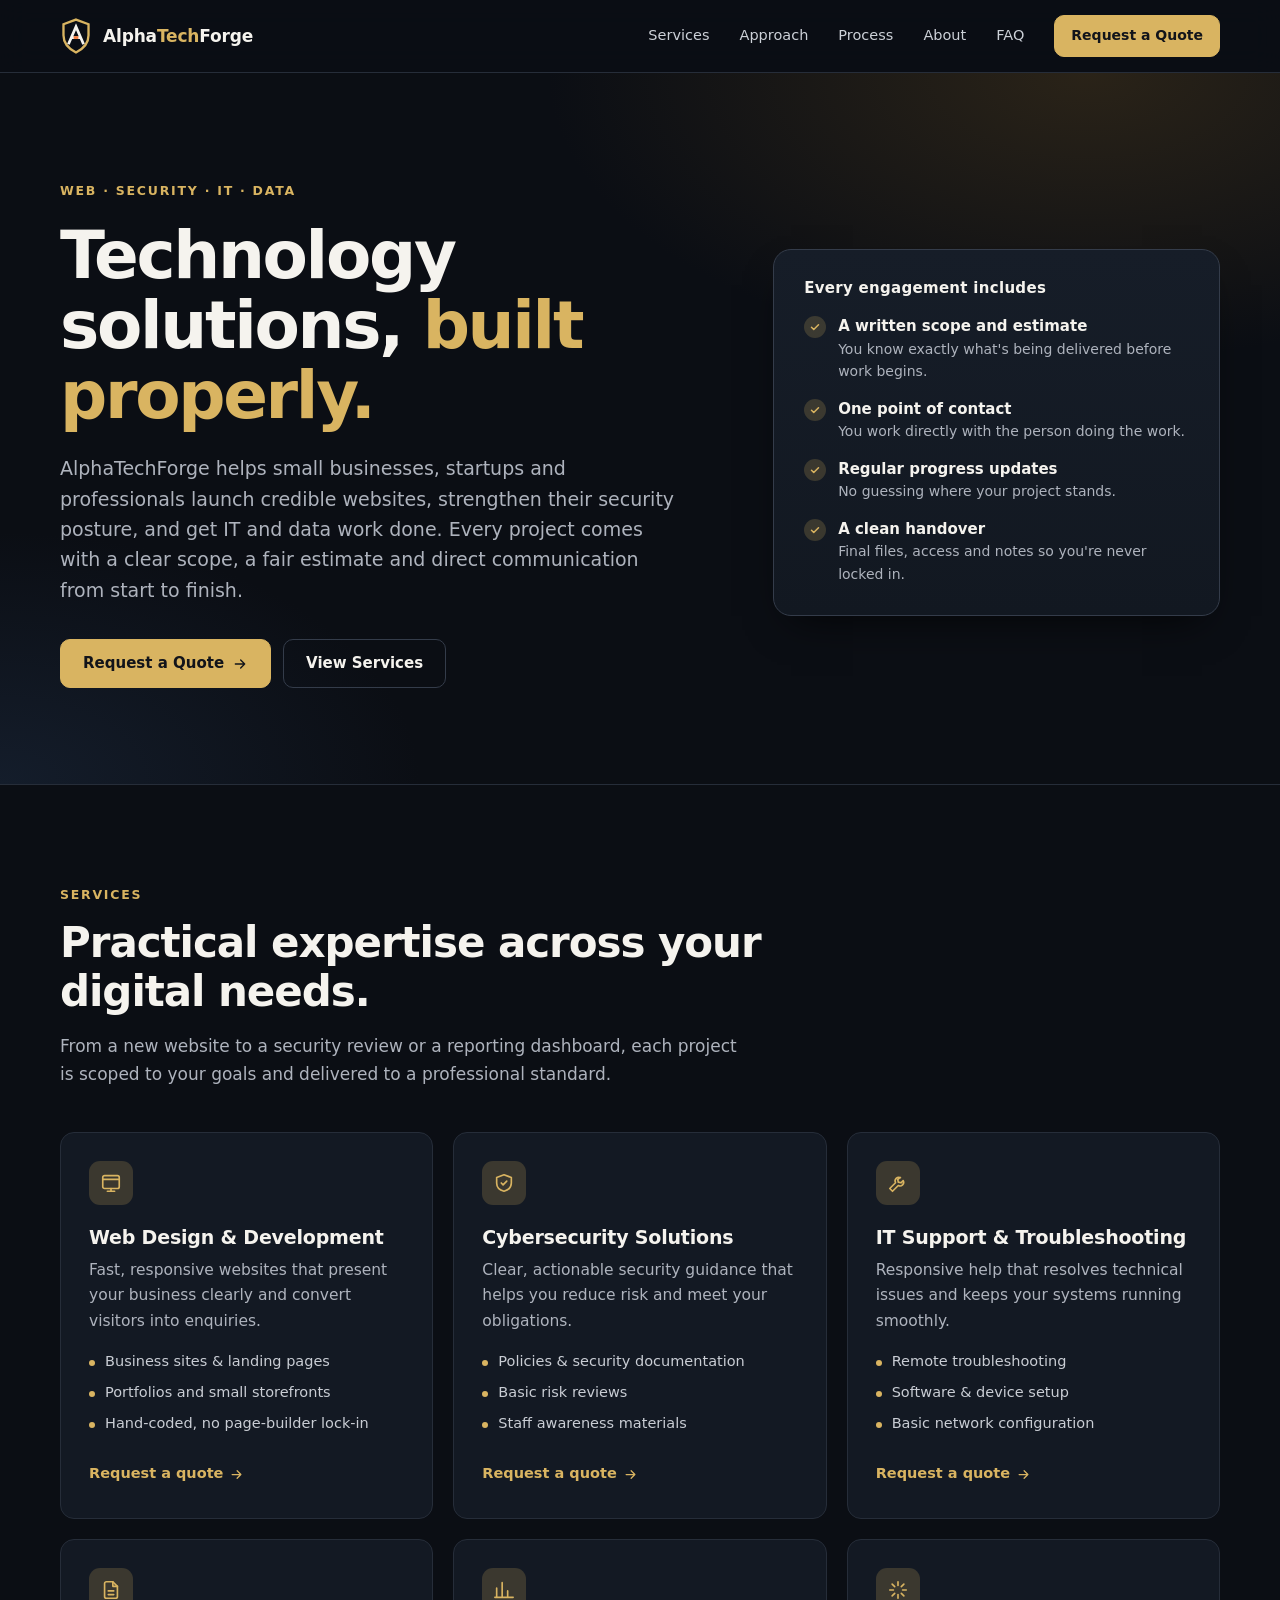
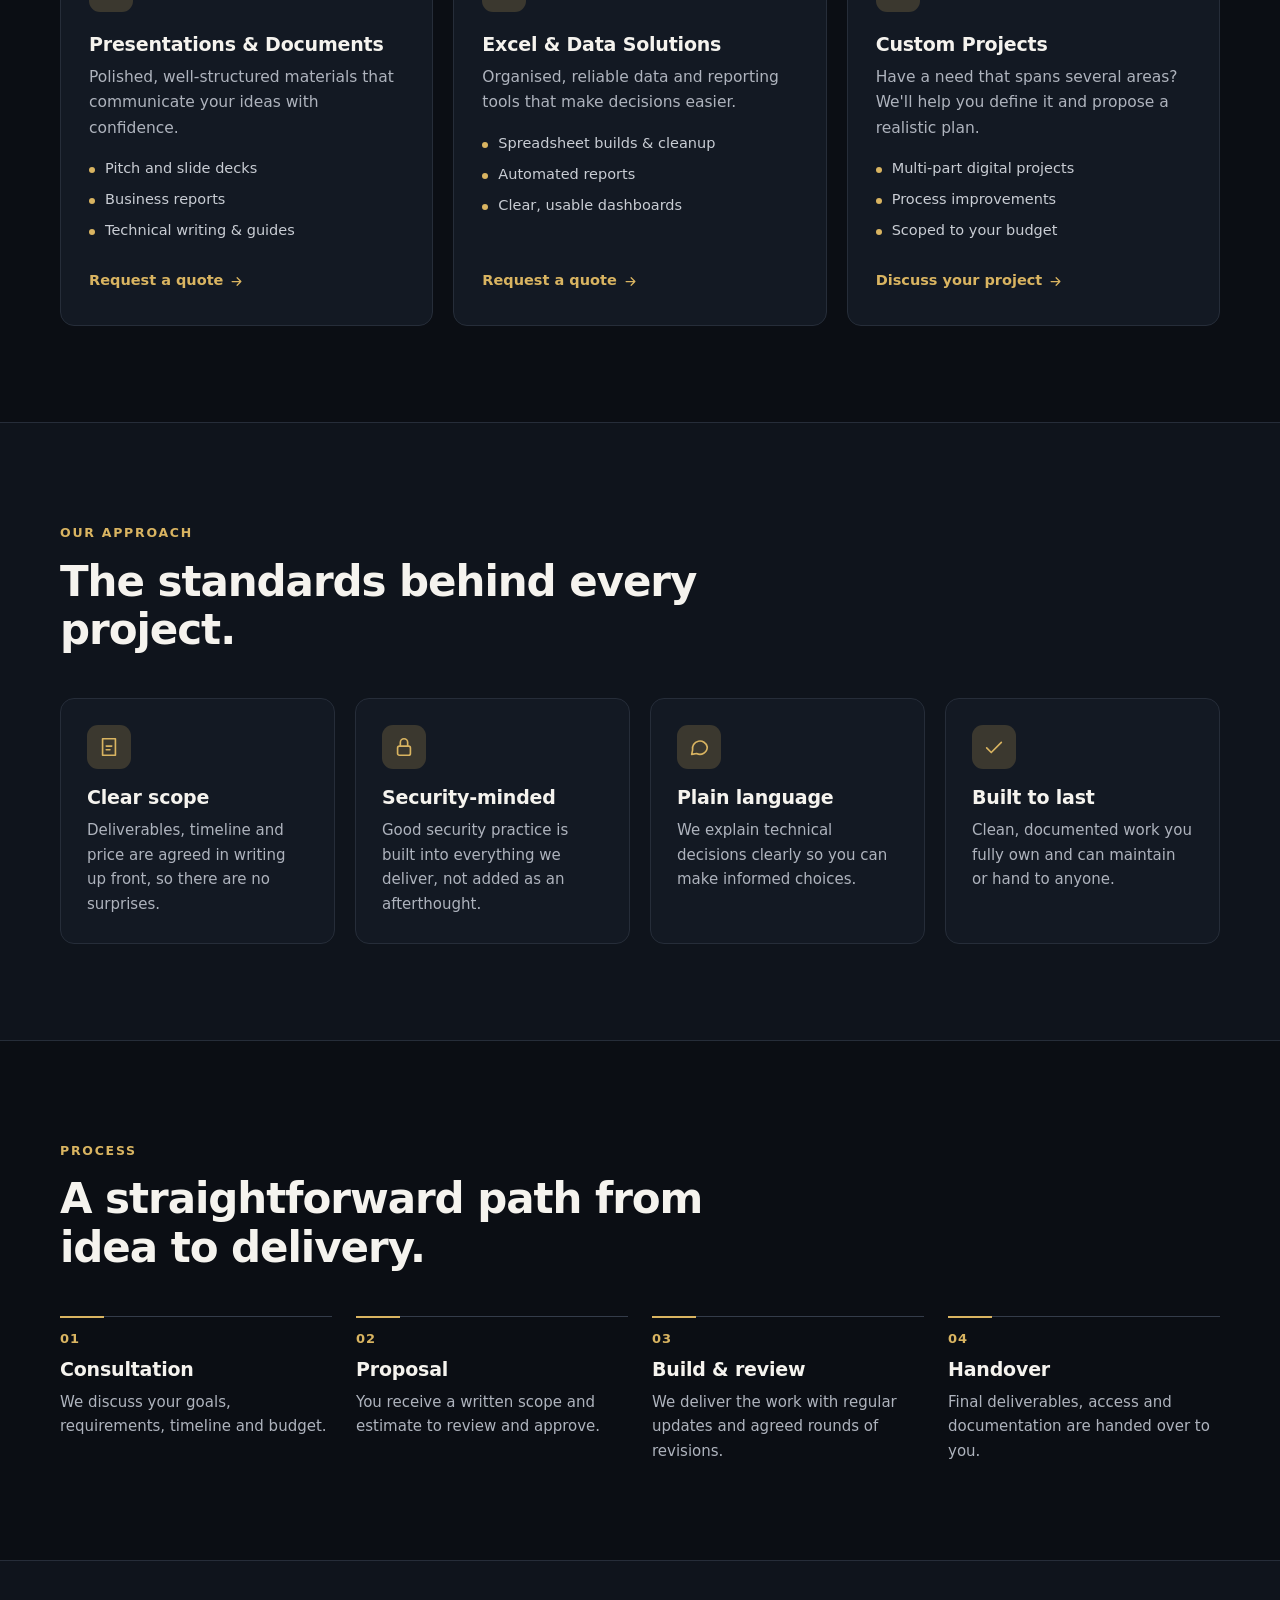
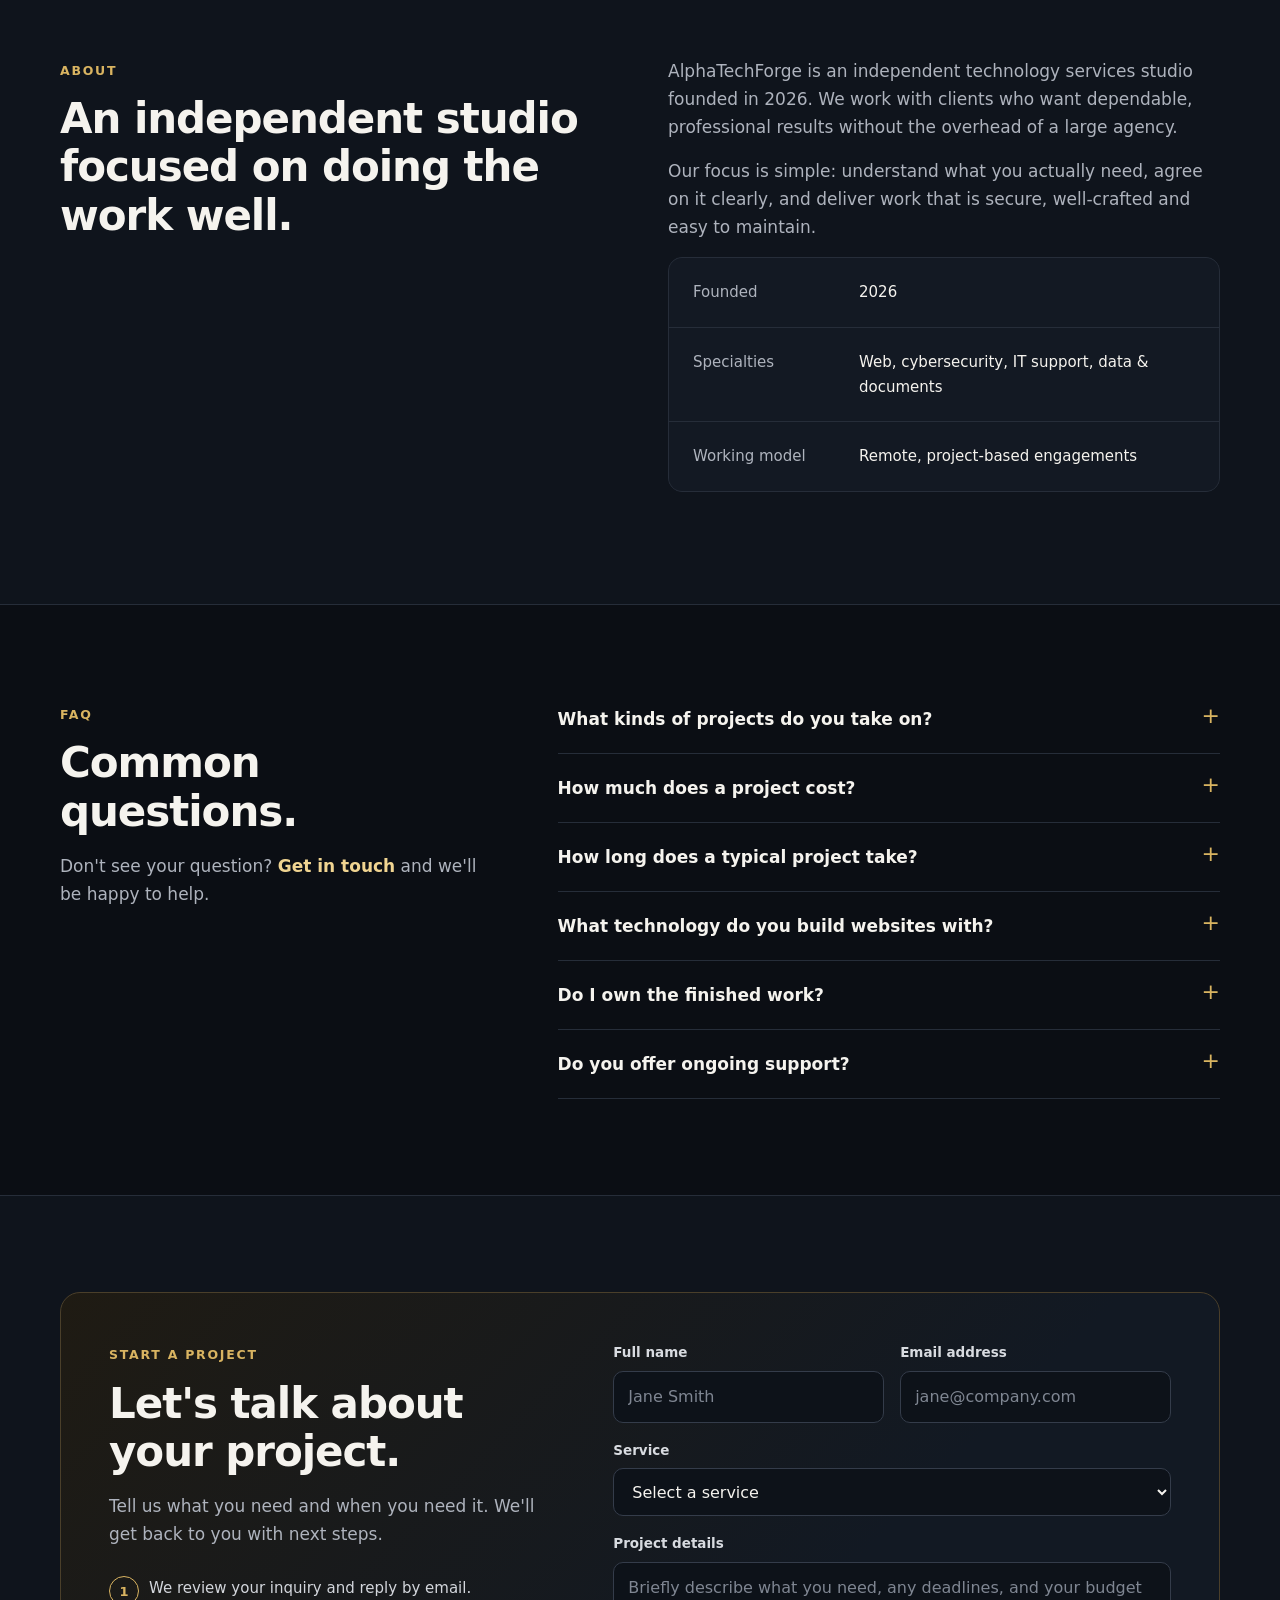
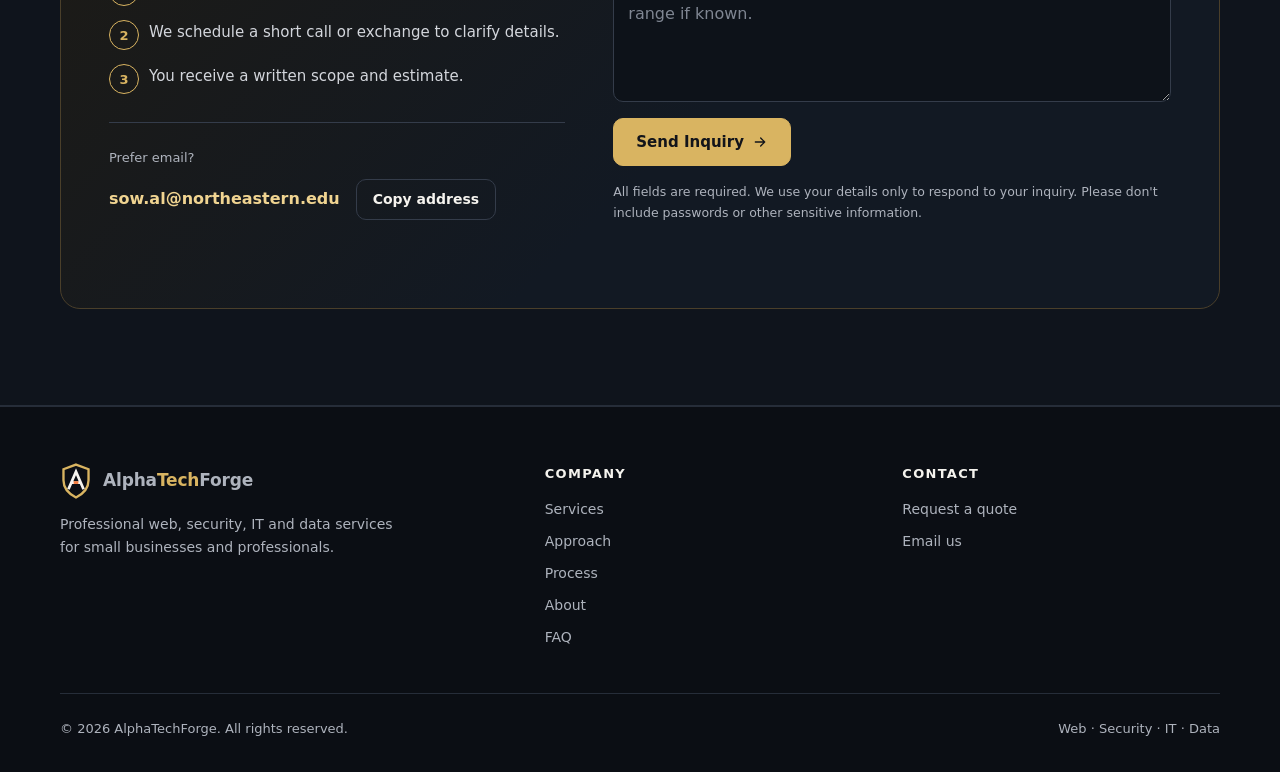
<file: index (4).html>
<!doctype html>
<html lang="en">
<head>
<meta charset="utf-8">
<meta name="viewport" content="width=device-width, initial-scale=1">
<meta name="theme-color" content="#0b0e14">
<title>AlphaTechForge | Web Development, Cybersecurity & IT Services</title>
<meta name="description" content="AlphaTechForge delivers professional websites, cybersecurity documentation, IT support, business presentations and Excel data solutions, with clear scope, fair estimates and direct communication.">
<link rel="canonical" href="https://alphatechforge.com/">
<link rel="icon" href="/favicon.svg" type="image/svg+xml">
<meta property="og:type" content="website">
<meta property="og:site_name" content="AlphaTechForge">
<meta property="og:title" content="AlphaTechForge | Web Development, Cybersecurity & IT Services">
<meta property="og:description" content="Professional websites, security documentation, IT support and data solutions, scoped clearly and delivered with care.">
<meta property="og:url" content="https://alphatechforge.com/">
<meta name="twitter:card" content="summary">
<script type="application/ld+json">{"@context":"https://schema.org","@type":"ProfessionalService","name":"AlphaTechForge","url":"https://alphatechforge.com/","description":"Web design and development, cybersecurity documentation, IT support, presentations and Excel data solutions.","foundingDate":"2026","email":"sow.al@northeastern.edu"}</script>
<style>
:root{
  color-scheme:dark;
  --bg:#0b0e14;--bg-alt:#0f141c;--surface:#131923;--surface-2:#1a212d;
  --gold:#d9b461;--gold-2:#f0d491;--gold-dim:#d9b46133;
  --text:#f5f3ee;--muted:#aeb3bd;--line:#262d39;--line-2:#343c4a;
  --radius:14px;--shadow:0 18px 40px -18px #000c;
}
*{box-sizing:border-box}
html{scroll-behavior:smooth;scroll-padding-top:84px}
body{margin:0;background:var(--bg);color:var(--text);font:16px/1.65 Inter,ui-sans-serif,system-ui,-apple-system,BlinkMacSystemFont,"Segoe UI",Roboto,sans-serif;-webkit-font-smoothing:antialiased;text-rendering:optimizeLegibility}
img,svg{display:block}
button,input,textarea,select{font:inherit;color:inherit}
button{cursor:pointer}
a{color:inherit;text-decoration:none}
:focus-visible{outline:2px solid var(--gold-2);outline-offset:3px;border-radius:4px}
.wrap{width:min(1160px,calc(100% - 48px));margin-inline:auto}
.skip{position:absolute;left:12px;top:-100px;background:var(--gold);color:#111;padding:10px 14px;border-radius:6px;z-index:100;font-weight:700}
.skip:focus{top:12px}

/* Header */
header{position:sticky;top:0;z-index:30;background:#0b0e14e6;border-bottom:1px solid var(--line);backdrop-filter:saturate(140%) blur(14px)}
.nav{display:flex;align-items:center;justify-content:space-between;gap:24px;min-height:72px}
.brand{display:flex;align-items:center;gap:11px;font-weight:700;font-size:17px;letter-spacing:-.01em;white-space:nowrap}
.brand b{color:var(--gold);font-weight:700}
.brand svg{width:32px;height:36px}
.navlinks{display:flex;align-items:center;gap:30px}
.navlinks>a:not(.btn){font-size:14.5px;color:#cdd1d8;transition:color .15s}
.navlinks>a:not(.btn):hover{color:var(--text)}
.menu-toggle{display:none;align-items:center;justify-content:center;width:44px;height:44px;border:1px solid var(--line-2);border-radius:10px;background:var(--surface)}
.menu-toggle svg{width:20px;height:20px}

/* Buttons */
.btn{display:inline-flex;align-items:center;justify-content:center;gap:8px;min-height:46px;padding:11px 22px;border-radius:10px;border:1px solid var(--line-2);font-weight:600;font-size:15px;background:transparent;transition:background .15s,border-color .15s,color .15s,transform .15s}
.btn:hover{border-color:var(--gold);color:var(--gold-2)}
.btn:active{transform:translateY(1px)}
.btn.primary{background:var(--gold);border-color:var(--gold);color:#12141a}
.btn.primary:hover{background:var(--gold-2);border-color:var(--gold-2);color:#12141a}
.btn.small{min-height:40px;padding:8px 16px;font-size:14px}
.btn svg{width:16px;height:16px}

/* Type */
.eyebrow{display:inline-block;font-size:12.5px;font-weight:700;letter-spacing:.14em;text-transform:uppercase;color:var(--gold)}
h1{font-size:clamp(40px,5.6vw,66px);line-height:1.06;letter-spacing:-.035em;font-weight:750;margin:18px 0 22px}
h2{font-size:clamp(30px,3.6vw,42px);line-height:1.15;letter-spacing:-.025em;font-weight:700;margin:12px 0 16px}
h3{font-size:19px;line-height:1.3;letter-spacing:-.01em;font-weight:650;margin:0 0 8px}
.accent{color:var(--gold)}
.lead{font-size:19px;line-height:1.6;color:var(--muted);max-width:620px;margin:0}
.sub{font-size:17px;color:var(--muted);max-width:680px;margin:0}
.section-head{max-width:720px}

/* Hero */
.hero{position:relative;padding:104px 0 96px;background:radial-gradient(900px 480px at 85% 0%,#2a2318 0,transparent 60%),radial-gradient(700px 420px at 0% 100%,#141d2b 0,transparent 60%);border-bottom:1px solid var(--line)}
.hero-grid{display:grid;grid-template-columns:1.25fr .85fr;gap:56px;align-items:center}
.actions{display:flex;flex-wrap:wrap;gap:12px;margin-top:34px}
.hero-card{background:linear-gradient(180deg,#161d28,#121821);border:1px solid var(--line-2);border-radius:18px;padding:30px;box-shadow:var(--shadow)}
.hero-card h2{font-size:15px;letter-spacing:.02em;font-weight:650;margin:0 0 18px;color:var(--text)}
.checks{list-style:none;margin:0;padding:0;display:grid;gap:15px}
.checks li{display:grid;grid-template-columns:22px 1fr;gap:12px;color:#d3d6dc;font-size:15px;line-height:1.5}
.checks li strong{display:block;color:var(--text);font-weight:600}
.checks li span{color:var(--muted);font-size:14px}
.tick{width:22px;height:22px;border-radius:50%;background:var(--gold-dim);display:grid;place-items:center;margin-top:1px}
.tick svg{width:12px;height:12px}

/* Sections */
section{padding:96px 0}
.alt{background:var(--bg-alt);border-block:1px solid var(--line)}

/* Services */
.services{display:grid;grid-template-columns:repeat(3,minmax(0,1fr));gap:20px;margin-top:44px}
.card{display:flex;flex-direction:column;background:var(--surface);border:1px solid var(--line);border-radius:var(--radius);padding:28px;transition:border-color .2s,transform .2s,box-shadow .2s}
.card:hover{border-color:#5b4e33;transform:translateY(-3px);box-shadow:var(--shadow)}
.icon{width:44px;height:44px;border-radius:11px;background:var(--gold-dim);display:grid;place-items:center;margin-bottom:20px}
.icon svg{width:22px;height:22px}
.card p{color:var(--muted);margin:0 0 16px;font-size:15.5px}
.card ul{margin:0 0 22px;padding:0;list-style:none;display:grid;gap:7px;font-size:14.5px;color:#c9cdd4}
.card ul li{position:relative;padding-left:16px}
.card ul li:before{content:"";position:absolute;left:0;top:.68em;width:6px;height:6px;border-radius:50%;background:var(--gold)}
.text-link{margin-top:auto;align-self:start;display:inline-flex;align-items:center;gap:6px;color:var(--gold);font-size:14.5px;font-weight:600;background:none;border:0;padding:4px 0}
.text-link:hover{color:var(--gold-2)}
.text-link svg{width:15px;height:15px;transition:transform .15s}
.text-link:hover svg{transform:translateX(3px)}

/* Principles */
.principles{display:grid;grid-template-columns:repeat(4,minmax(0,1fr));gap:20px;margin-top:44px}
.principle{padding:26px;border:1px solid var(--line);border-radius:var(--radius);background:var(--surface)}
.principle p{color:var(--muted);margin:0;font-size:15px}
.principle .icon{margin-bottom:16px}

/* Process */
.steps{display:grid;grid-template-columns:repeat(4,minmax(0,1fr));gap:24px;margin-top:44px;counter-reset:step}
.step{position:relative;padding-top:26px;border-top:1px solid var(--line-2)}
.step:before{counter-increment:step;content:"0" counter(step);position:absolute;top:-1px;left:0;padding-top:10px;border-top:2px solid var(--gold);width:44px;font-size:13px;font-weight:700;letter-spacing:.08em;color:var(--gold)}
.step h3{margin-top:14px}
.step p{color:var(--muted);margin:0;font-size:15px}

/* About */
.about{display:grid;grid-template-columns:1fr 1fr;gap:56px;align-items:start}
.about p{color:var(--muted);margin:0 0 16px;font-size:17px}
.facts{display:grid;gap:1px;background:var(--line);border:1px solid var(--line);border-radius:var(--radius);overflow:hidden}
.fact{background:var(--surface);padding:22px 24px;display:grid;grid-template-columns:150px 1fr;gap:16px;font-size:15px}
.fact dt{color:var(--muted)}
.fact dd{margin:0;color:var(--text);font-weight:500}

/* FAQ */
.faq-grid{display:grid;grid-template-columns:.8fr 1.2fr;gap:56px}
.faq details{border-bottom:1px solid var(--line);padding:20px 0}
.faq details:first-child{padding-top:4px}
.faq summary{cursor:pointer;font-weight:600;font-size:17px;list-style:none;display:flex;justify-content:space-between;gap:20px}
.faq summary::-webkit-details-marker{display:none}
.faq summary:after{content:"+";color:var(--gold);font-size:22px;line-height:1;font-weight:400;transition:transform .2s}
.faq details[open] summary:after{transform:rotate(45deg)}
.faq details p{color:var(--muted);margin:12px 0 0;max-width:620px}

/* Contact */
.contact{display:grid;grid-template-columns:.9fr 1.1fr;gap:48px;border:1px solid #4a3f2a;border-radius:20px;padding:48px;background:linear-gradient(135deg,#1f1b13 0%,#121923 60%)}
.next{list-style:none;margin:28px 0;padding:0;display:grid;gap:14px;counter-reset:n}
.next li{display:grid;grid-template-columns:28px 1fr;gap:12px;color:#d3d6dc;font-size:15px}
.next li:before{counter-increment:n;content:counter(n);width:28px;height:28px;border-radius:50%;border:1px solid var(--gold);color:var(--gold);display:grid;place-items:center;font-size:13px;font-weight:700}
.email-row{display:flex;flex-wrap:wrap;align-items:center;gap:10px 16px;padding-top:24px;border-top:1px solid var(--line-2)}
.email-row small{display:block;width:100%;color:var(--muted);font-size:13px}
.email{color:var(--gold-2);font-weight:600;overflow-wrap:anywhere}
.email:hover{text-decoration:underline}
.form{display:grid;gap:16px;align-content:start}
.row{display:grid;grid-template-columns:1fr 1fr;gap:16px}
.field{display:grid;gap:7px}
.field label{font-size:13.5px;font-weight:600;color:#d8dbe0}
.field input,.field select,.field textarea{width:100%;background:#0d1219;border:1px solid var(--line-2);border-radius:10px;padding:12px 14px;min-height:48px;transition:border-color .15s,box-shadow .15s}
.field input:focus,.field select:focus,.field textarea:focus{outline:none;border-color:var(--gold);box-shadow:0 0 0 3px var(--gold-dim)}
.field textarea{min-height:140px;resize:vertical}
.field ::placeholder{color:#7f8692}
.hp{position:absolute;left:-10000px;width:1px;height:1px;overflow:hidden}
.form .btn{justify-self:start}
.fine{font-size:12.5px;color:var(--muted);margin:0}
.status{font-size:14px;color:var(--gold-2);min-height:20px;margin:0}
.status.error{color:#f0a08a}

/* Footer */
footer{border-top:1px solid var(--line);padding:56px 0 32px;color:var(--muted);font-size:14px}
.foot{display:grid;grid-template-columns:1.4fr 1fr 1fr;gap:40px}
.foot p{margin:14px 0 0;max-width:340px}
.foot h4{margin:0 0 14px;color:var(--text);font-size:13px;letter-spacing:.1em;text-transform:uppercase}
.foot ul{list-style:none;margin:0;padding:0;display:grid;gap:9px}
.foot a:hover{color:var(--text)}
.legal{display:flex;justify-content:space-between;flex-wrap:wrap;gap:12px;margin-top:44px;padding-top:24px;border-top:1px solid var(--line);font-size:13px}

.back-top{position:fixed;right:22px;bottom:22px;z-index:20;display:grid;place-items:center;border:1px solid var(--line-2);background:var(--surface-2);color:var(--gold-2);border-radius:50%;width:44px;height:44px;box-shadow:var(--shadow);opacity:0;pointer-events:none;transform:translateY(8px);transition:opacity .2s,transform .2s}
.back-top svg{width:18px;height:18px}
.back-top.visible{opacity:1;pointer-events:auto;transform:none}

@media(max-width:980px){
  .hero-grid,.about,.faq-grid,.contact{grid-template-columns:1fr}
  .hero-grid{gap:44px}.about,.faq-grid{gap:32px}
  .services{grid-template-columns:repeat(2,minmax(0,1fr))}
  .principles,.steps{grid-template-columns:repeat(2,minmax(0,1fr))}
  .steps{row-gap:36px}
  .foot{grid-template-columns:1fr 1fr}.foot>div:first-child{grid-column:1/-1}
}
@media(max-width:760px){
  .wrap{width:calc(100% - 36px)}
  .nav{min-height:66px}
  .menu-toggle{display:flex}
  .navlinks{display:none;position:absolute;top:66px;left:0;right:0;padding:12px 18px 20px;background:#0f141cfa;border-bottom:1px solid var(--line);box-shadow:var(--shadow);flex-direction:column;align-items:stretch;gap:2px}
  .navlinks.open{display:flex}
  .navlinks>a:not(.btn){padding:12px 4px;font-size:16px;border-bottom:1px solid var(--line)}
  .navlinks .btn{margin-top:12px}
  .hero{padding:72px 0 64px}
  .lead{font-size:17px}
  section{padding:68px 0}
  .services,.principles,.steps,.row{grid-template-columns:1fr}
  .contact{padding:26px;gap:32px}
  .fact{grid-template-columns:1fr;gap:4px}
  .actions .btn{flex:1 1 200px}
  .foot{grid-template-columns:1fr}
}
@media(prefers-reduced-motion:reduce){html{scroll-behavior:auto}*,*:before,*:after{transition:none!important;animation:none!important}}
</style>
</head>
<body>
<a class="skip" href="#main">Skip to content</a>

<svg width="0" height="0" style="position:absolute" aria-hidden="true">
  <defs>
    <symbol id="i-arrow" viewBox="0 0 24 24"><path d="M5 12h14M13 6l6 6-6 6" fill="none" stroke="currentColor" stroke-width="2" stroke-linecap="round" stroke-linejoin="round"/></symbol>
    <symbol id="i-check" viewBox="0 0 24 24"><path d="m5 12.5 4.5 4.5L19 7.5" fill="none" stroke="#d9b461" stroke-width="3" stroke-linecap="round" stroke-linejoin="round"/></symbol>
  </defs>
</svg>

<header>
  <div class="wrap nav">
    <a class="brand" href="#home" aria-label="AlphaTechForge home">
      <svg viewBox="0 0 40 46" fill="none" aria-hidden="true"><path d="M20 2 36 8v14c0 10-6 17-16 22C10 39 4 32 4 22V8L20 2Z" stroke="#D9B461" stroke-width="3"/><path d="m11 32 9-21 9 21M15 25h10" stroke="#F5F3EE" stroke-width="3.5" stroke-linecap="square"/><path d="M17 25h6" stroke="#F47A3B" stroke-width="3.5"/></svg>
      <span>Alpha<b>Tech</b>Forge</span>
    </a>
    <button id="menu-toggle" class="menu-toggle" type="button" aria-label="Open navigation" aria-expanded="false" aria-controls="navlinks">
      <svg viewBox="0 0 24 24" aria-hidden="true"><path id="menu-icon" d="M4 7h16M4 12h16M4 17h16" fill="none" stroke="currentColor" stroke-width="2" stroke-linecap="round"/></svg>
    </button>
    <nav class="navlinks" id="navlinks" aria-label="Main navigation">
      <a href="#services">Services</a>
      <a href="#approach">Approach</a>
      <a href="#process">Process</a>
      <a href="#about">About</a>
      <a href="#faq">FAQ</a>
      <a class="btn primary small" href="#contact">Request a Quote</a>
    </nav>
  </div>
</header>

<main id="main">

<div class="hero" id="home">
  <div class="wrap hero-grid">
    <div>
      <span class="eyebrow">Web · Security · IT · Data</span>
      <h1>Technology solutions, <span class="accent">built properly.</span></h1>
      <p class="lead">AlphaTechForge helps small businesses, startups and professionals launch credible websites, strengthen their security posture, and get IT and data work done. Every project comes with a clear scope, a fair estimate and direct communication from start to finish.</p>
      <div class="actions">
        <a class="btn primary" href="#contact">Request a Quote <svg aria-hidden="true"><use href="#i-arrow"/></svg></a>
        <a class="btn" href="#services">View Services</a>
      </div>
    </div>
    <aside class="hero-card" aria-labelledby="included-title">
      <h2 id="included-title">Every engagement includes</h2>
      <ul class="checks">
        <li><span class="tick"><svg aria-hidden="true"><use href="#i-check"/></svg></span><div><strong>A written scope and estimate</strong><span>You know exactly what's being delivered before work begins.</span></div></li>
        <li><span class="tick"><svg aria-hidden="true"><use href="#i-check"/></svg></span><div><strong>One point of contact</strong><span>You work directly with the person doing the work.</span></div></li>
        <li><span class="tick"><svg aria-hidden="true"><use href="#i-check"/></svg></span><div><strong>Regular progress updates</strong><span>No guessing where your project stands.</span></div></li>
        <li><span class="tick"><svg aria-hidden="true"><use href="#i-check"/></svg></span><div><strong>A clean handover</strong><span>Final files, access and notes so you're never locked in.</span></div></li>
      </ul>
    </aside>
  </div>
</div>

<section id="services">
  <div class="wrap">
    <div class="section-head">
      <span class="eyebrow">Services</span>
      <h2>Practical expertise across your digital needs.</h2>
      <p class="sub">From a new website to a security review or a reporting dashboard, each project is scoped to your goals and delivered to a professional standard.</p>
    </div>
    <div class="services">
      <article class="card">
        <div class="icon"><svg viewBox="0 0 24 24" fill="none" stroke="#d9b461" stroke-width="1.8" stroke-linecap="round" stroke-linejoin="round" aria-hidden="true"><rect x="3" y="4" width="18" height="14" rx="2"/><path d="M3 8h18M8 21h8M12 18v3"/></svg></div>
        <h3>Web Design &amp; Development</h3>
        <p>Fast, responsive websites that present your business clearly and convert visitors into enquiries.</p>
        <ul><li>Business sites &amp; landing pages</li><li>Portfolios and small storefronts</li><li>Hand-coded, no page-builder lock-in</li></ul>
        <button class="text-link service-quote" data-service="Web Design & Development" type="button">Request a quote <svg aria-hidden="true"><use href="#i-arrow"/></svg></button>
      </article>
      <article class="card">
        <div class="icon"><svg viewBox="0 0 24 24" fill="none" stroke="#d9b461" stroke-width="1.8" stroke-linecap="round" stroke-linejoin="round" aria-hidden="true"><path d="M12 3 4 6v6c0 4.5 3.2 7.8 8 9 4.8-1.2 8-4.5 8-9V6l-8-3Z"/><path d="m9 12 2 2 4-4"/></svg></div>
        <h3>Cybersecurity Solutions</h3>
        <p>Clear, actionable security guidance that helps you reduce risk and meet your obligations.</p>
        <ul><li>Policies &amp; security documentation</li><li>Basic risk reviews</li><li>Staff awareness materials</li></ul>
        <button class="text-link service-quote" data-service="Cybersecurity Solutions" type="button">Request a quote <svg aria-hidden="true"><use href="#i-arrow"/></svg></button>
      </article>
      <article class="card">
        <div class="icon"><svg viewBox="0 0 24 24" fill="none" stroke="#d9b461" stroke-width="1.8" stroke-linecap="round" stroke-linejoin="round" aria-hidden="true"><path d="M14.7 6.3a4 4 0 0 0-5.4 5.4L3 18l3 3 6.3-6.3a4 4 0 0 0 5.4-5.4l-2.5 2.5-2.8-.7-.7-2.8 2.5-2.5Z"/></svg></div>
        <h3>IT Support &amp; Troubleshooting</h3>
        <p>Responsive help that resolves technical issues and keeps your systems running smoothly.</p>
        <ul><li>Remote troubleshooting</li><li>Software &amp; device setup</li><li>Basic network configuration</li></ul>
        <button class="text-link service-quote" data-service="IT Support & Troubleshooting" type="button">Request a quote <svg aria-hidden="true"><use href="#i-arrow"/></svg></button>
      </article>
      <article class="card">
        <div class="icon"><svg viewBox="0 0 24 24" fill="none" stroke="#d9b461" stroke-width="1.8" stroke-linecap="round" stroke-linejoin="round" aria-hidden="true"><path d="M14 3H7a2 2 0 0 0-2 2v14a2 2 0 0 0 2 2h10a2 2 0 0 0 2-2V8l-5-5Z"/><path d="M14 3v5h5M9 13h6M9 17h6"/></svg></div>
        <h3>Presentations &amp; Documents</h3>
        <p>Polished, well-structured materials that communicate your ideas with confidence.</p>
        <ul><li>Pitch and slide decks</li><li>Business reports</li><li>Technical writing &amp; guides</li></ul>
        <button class="text-link service-quote" data-service="Presentations & Documents" type="button">Request a quote <svg aria-hidden="true"><use href="#i-arrow"/></svg></button>
      </article>
      <article class="card">
        <div class="icon"><svg viewBox="0 0 24 24" fill="none" stroke="#d9b461" stroke-width="1.8" stroke-linecap="round" stroke-linejoin="round" aria-hidden="true"><path d="M4 20V10M10 20V4M16 20v-7M22 20H2"/></svg></div>
        <h3>Excel &amp; Data Solutions</h3>
        <p>Organised, reliable data and reporting tools that make decisions easier.</p>
        <ul><li>Spreadsheet builds &amp; cleanup</li><li>Automated reports</li><li>Clear, usable dashboards</li></ul>
        <button class="text-link service-quote" data-service="Excel & Data Solutions" type="button">Request a quote <svg aria-hidden="true"><use href="#i-arrow"/></svg></button>
      </article>
      <article class="card">
        <div class="icon"><svg viewBox="0 0 24 24" fill="none" stroke="#d9b461" stroke-width="1.8" stroke-linecap="round" stroke-linejoin="round" aria-hidden="true"><path d="M12 3v4M12 17v4M3 12h4M17 12h4M5.6 5.6l2.8 2.8M15.6 15.6l2.8 2.8M5.6 18.4l2.8-2.8M15.6 8.4l2.8-2.8"/></svg></div>
        <h3>Custom Projects</h3>
        <p>Have a need that spans several areas? We'll help you define it and propose a realistic plan.</p>
        <ul><li>Multi-part digital projects</li><li>Process improvements</li><li>Scoped to your budget</li></ul>
        <button class="text-link service-quote" data-service="Tailored Digital Project" type="button">Discuss your project <svg aria-hidden="true"><use href="#i-arrow"/></svg></button>
      </article>
    </div>
  </div>
</section>

<section id="approach" class="alt">
  <div class="wrap">
    <div class="section-head">
      <span class="eyebrow">Our approach</span>
      <h2>The standards behind every project.</h2>
    </div>
    <div class="principles">
      <div class="principle">
        <div class="icon"><svg viewBox="0 0 24 24" fill="none" stroke="#d9b461" stroke-width="1.8" stroke-linecap="round" stroke-linejoin="round" aria-hidden="true"><path d="M9 11h6M9 15h4M5 3h14v18H5z"/></svg></div>
        <h3>Clear scope</h3>
        <p>Deliverables, timeline and price are agreed in writing up front, so there are no surprises.</p>
      </div>
      <div class="principle">
        <div class="icon"><svg viewBox="0 0 24 24" fill="none" stroke="#d9b461" stroke-width="1.8" stroke-linecap="round" stroke-linejoin="round" aria-hidden="true"><rect x="5" y="11" width="14" height="10" rx="2"/><path d="M8 11V7a4 4 0 0 1 8 0v4"/></svg></div>
        <h3>Security-minded</h3>
        <p>Good security practice is built into everything we deliver, not added as an afterthought.</p>
      </div>
      <div class="principle">
        <div class="icon"><svg viewBox="0 0 24 24" fill="none" stroke="#d9b461" stroke-width="1.8" stroke-linecap="round" stroke-linejoin="round" aria-hidden="true"><path d="M21 12a8 8 0 0 1-11.6 7.1L4 20l1-4.6A8 8 0 1 1 21 12Z"/></svg></div>
        <h3>Plain language</h3>
        <p>We explain technical decisions clearly so you can make informed choices.</p>
      </div>
      <div class="principle">
        <div class="icon"><svg viewBox="0 0 24 24" fill="none" stroke="#d9b461" stroke-width="1.8" stroke-linecap="round" stroke-linejoin="round" aria-hidden="true"><path d="M20 7 9 18l-5-5"/></svg></div>
        <h3>Built to last</h3>
        <p>Clean, documented work you fully own and can maintain or hand to anyone.</p>
      </div>
    </div>
  </div>
</section>

<section id="process">
  <div class="wrap">
    <div class="section-head">
      <span class="eyebrow">Process</span>
      <h2>A straightforward path from idea to delivery.</h2>
    </div>
    <div class="steps">
      <div class="step"><h3>Consultation</h3><p>We discuss your goals, requirements, timeline and budget.</p></div>
      <div class="step"><h3>Proposal</h3><p>You receive a written scope and estimate to review and approve.</p></div>
      <div class="step"><h3>Build &amp; review</h3><p>We deliver the work with regular updates and agreed rounds of revisions.</p></div>
      <div class="step"><h3>Handover</h3><p>Final deliverables, access and documentation are handed over to you.</p></div>
    </div>
  </div>
</section>

<section id="about" class="alt">
  <div class="wrap about">
    <div>
      <span class="eyebrow">About</span>
      <h2>An independent studio focused on doing the work well.</h2>
    </div>
    <div>
      <p>AlphaTechForge is an independent technology services studio founded in 2026. We work with clients who want dependable, professional results without the overhead of a large agency.</p>
      <p>Our focus is simple: understand what you actually need, agree on it clearly, and deliver work that is secure, well-crafted and easy to maintain.</p>
      <dl class="facts">
        <div class="fact"><dt>Founded</dt><dd>2026</dd></div>
        <div class="fact"><dt>Specialties</dt><dd>Web, cybersecurity, IT support, data &amp; documents</dd></div>
        <div class="fact"><dt>Working model</dt><dd>Remote, project-based engagements</dd></div>
      </dl>
    </div>
  </div>
</section>

<section id="faq">
  <div class="wrap faq-grid">
    <div class="section-head">
      <span class="eyebrow">FAQ</span>
      <h2>Common questions.</h2>
      <p class="sub">Don't see your question? <a class="email" href="#contact">Get in touch</a> and we'll be happy to help.</p>
    </div>
    <div class="faq">
      <details><summary>What kinds of projects do you take on?</summary><p>Websites, cybersecurity documentation and reviews, IT support, presentations and business documents, Excel and data work, and custom projects that combine several of these.</p></details>
      <details><summary>How much does a project cost?</summary><p>Pricing depends on scope, complexity and timeline. Share a short description through the inquiry form and you'll receive a written estimate before any work begins.</p></details>
      <details><summary>How long does a typical project take?</summary><p>Timelines vary with scope. Smaller tasks can often be turned around quickly, while larger builds are planned in stages. Your estimate will include a realistic timeline.</p></details>
      <details><summary>What technology do you build websites with?</summary><p>Most sites are hand-coded for speed, security and full ownership, with no page-builder subscription required. Where a platform is a better fit for your needs, we'll recommend it and explain why.</p></details>
      <details><summary>Do I own the finished work?</summary><p>Yes. Once the project is complete and paid for, the deliverables are yours, along with the files, access and notes you need to use them.</p></details>
      <details><summary>Do you offer ongoing support?</summary><p>Ongoing maintenance and support can be arranged depending on the project. Terms are agreed separately so you only pay for what you need.</p></details>
    </div>
  </div>
</section>

<section id="contact" class="alt">
  <div class="wrap">
    <div class="contact">
      <div>
        <span class="eyebrow">Start a project</span>
        <h2>Let's talk about your project.</h2>
        <p class="sub">Tell us what you need and when you need it. We'll get back to you with next steps.</p>
        <ol class="next">
          <li>We review your inquiry and reply by email.</li>
          <li>We schedule a short call or exchange to clarify details.</li>
          <li>You receive a written scope and estimate.</li>
        </ol>
        <div class="email-row">
          <small>Prefer email?</small>
          <a class="email" id="email-link" href="mailto:sow.al@northeastern.edu?subject=Project%20inquiry%3A%20AlphaTechForge">sow.al@northeastern.edu</a>
          <button id="copy-email" type="button" class="btn small">Copy address</button>
          <p id="copy-status" class="status" role="status" aria-live="polite"></p>
        </div>
      </div>
      <form id="quote-form" class="form" method="post" action="/api/contact" novalidate>
        <div class="row">
          <div class="field"><label for="client-name">Full name</label><input id="client-name" name="name" autocomplete="name" placeholder="Jane Smith" required maxlength="100"></div>
          <div class="field"><label for="client-email">Email address</label><input id="client-email" name="email" type="email" autocomplete="email" placeholder="jane@company.com" required maxlength="150"></div>
        </div>
        <div class="field"><label for="client-service">Service</label>
          <select id="client-service" name="service" required>
            <option value="">Select a service</option>
            <option>Web Design &amp; Development</option>
            <option>Cybersecurity Solutions</option>
            <option>IT Support &amp; Troubleshooting</option>
            <option>Presentations &amp; Documents</option>
            <option>Excel &amp; Data Solutions</option>
            <option value="Tailored Digital Project">Custom Project</option>
          </select>
        </div>
        <div class="field"><label for="client-message">Project details</label><textarea id="client-message" name="message" required minlength="10" maxlength="2500" placeholder="Briefly describe what you need, any deadlines, and your budget range if known."></textarea></div>
        <div class="hp" aria-hidden="true"><label for="website-url">Leave this field blank</label><input id="website-url" name="website" tabindex="-1" autocomplete="off"></div>
        <button class="btn primary" type="submit">Send Inquiry <svg aria-hidden="true"><use href="#i-arrow"/></svg></button>
        <p class="fine">All fields are required. We use your details only to respond to your inquiry. Please don't include passwords or other sensitive information.</p>
        <p id="form-status" class="status" role="status" aria-live="polite"></p>
      </form>
    </div>
  </div>
</section>

</main>

<footer>
  <div class="wrap">
    <div class="foot">
      <div>
        <a class="brand" href="#home" aria-label="AlphaTechForge home">
          <svg viewBox="0 0 40 46" fill="none" aria-hidden="true"><path d="M20 2 36 8v14c0 10-6 17-16 22C10 39 4 32 4 22V8L20 2Z" stroke="#D9B461" stroke-width="3"/><path d="m11 32 9-21 9 21M15 25h10" stroke="#F5F3EE" stroke-width="3.5" stroke-linecap="square"/><path d="M17 25h6" stroke="#F47A3B" stroke-width="3.5"/></svg>
          <span>Alpha<b>Tech</b>Forge</span>
        </a>
        <p>Professional web, security, IT and data services for small businesses and professionals.</p>
      </div>
      <div>
        <h4>Company</h4>
        <ul><li><a href="#services">Services</a></li><li><a href="#approach">Approach</a></li><li><a href="#process">Process</a></li><li><a href="#about">About</a></li><li><a href="#faq">FAQ</a></li></ul>
      </div>
      <div>
        <h4>Contact</h4>
        <ul><li><a href="#contact">Request a quote</a></li><li><a class="js-email" href="mailto:sow.al@northeastern.edu?subject=Project%20inquiry%3A%20AlphaTechForge">Email us</a></li></ul>
      </div>
    </div>
    <div class="legal"><span>© <span id="year">2026</span> AlphaTechForge. All rights reserved.</span><span>Web · Security · IT · Data</span></div>
  </div>
</footer>

<button id="back-top" class="back-top" type="button" aria-label="Back to top"><svg viewBox="0 0 24 24" aria-hidden="true"><path d="M12 19V5M6 11l6-6 6 6" fill="none" stroke="currentColor" stroke-width="2" stroke-linecap="round" stroke-linejoin="round"/></svg></button>

<script>
(() => {
  'use strict';
  // Change the contact address here (and in functions/api/contact.js).
  const EMAIL = 'sow.al@northeastern.edu';
  const $ = s => document.querySelector(s);
  const smooth = () => matchMedia('(prefers-reduced-motion: reduce)').matches ? 'auto' : 'smooth';

  // Email links
  const mailto = 'mailto:' + EMAIL + '?subject=' + encodeURIComponent('Project inquiry: AlphaTechForge');
  const link = $('#email-link'); link.href = mailto; link.textContent = EMAIL;
  document.querySelectorAll('.js-email').forEach(a => a.href = mailto);

  // Mobile menu
  const toggle = $('#menu-toggle'), nav = $('#navlinks'), icon = $('#menu-icon');
  const OPEN = 'M4 7h16M4 12h16M4 17h16', CLOSE = 'M6 6l12 12M18 6 6 18';
  function setMenu(open) {
    nav.classList.toggle('open', open);
    toggle.setAttribute('aria-expanded', String(open));
    toggle.setAttribute('aria-label', open ? 'Close navigation' : 'Open navigation');
    icon.setAttribute('d', open ? CLOSE : OPEN);
  }
  toggle.addEventListener('click', () => setMenu(!nav.classList.contains('open')));
  nav.querySelectorAll('a').forEach(a => a.addEventListener('click', () => setMenu(false)));
  document.addEventListener('keydown', e => { if (e.key === 'Escape') setMenu(false); });
  document.addEventListener('click', e => { if (!nav.contains(e.target) && !toggle.contains(e.target)) setMenu(false); });

  // Service buttons pre-fill the form
  document.querySelectorAll('.service-quote').forEach(btn => btn.addEventListener('click', () => {
    $('#client-service').value = btn.dataset.service;
    $('#contact').scrollIntoView({ behavior: smooth() });
    setTimeout(() => $('#client-name').focus({ preventScroll: true }), 400);
  }));

  // Inquiry form
  const form = $('#quote-form'), status = $('#form-status'), submit = form.querySelector('button[type=submit]');
  const submitHTML = submit.innerHTML;
  form.addEventListener('submit', async e => {
    e.preventDefault();
    status.classList.remove('error');
    if (!form.checkValidity()) { form.reportValidity(); return; }
    submit.disabled = true; submit.textContent = 'Sending…'; status.textContent = '';
    try {
      const res = await fetch('/api/contact', { method: 'POST', headers: { 'Content-Type': 'application/json' }, body: JSON.stringify(Object.fromEntries(new FormData(form))) });
      let data = {}; try { data = await res.json(); } catch {}
      if (!res.ok) throw new Error(data.error || 'Your inquiry could not be sent.');
      status.textContent = 'Thank you! Your inquiry has been received. We will reply by email shortly.';
      form.reset();
    } catch (err) {
      status.classList.add('error');
      status.textContent = (err.message || 'Unable to send.') + ' You can also email ' + EMAIL + ' directly.';
    } finally {
      submit.disabled = false; submit.innerHTML = submitHTML;
    }
  });

  // Copy email
  $('#copy-email').addEventListener('click', async () => {
    try { await navigator.clipboard.writeText(EMAIL); $('#copy-status').textContent = 'Copied to clipboard.'; }
    catch { $('#copy-status').textContent = 'Copy failed. Please select the address above.'; }
  });

  // Back to top
  const back = $('#back-top');
  const onScroll = () => back.classList.toggle('visible', scrollY > 700);
  addEventListener('scroll', onScroll, { passive: true }); onScroll();
  back.addEventListener('click', () => scrollTo({ top: 0, behavior: smooth() }));

  $('#year').textContent = new Date().getFullYear();
})();
</script>
</body>
</html>
</file>
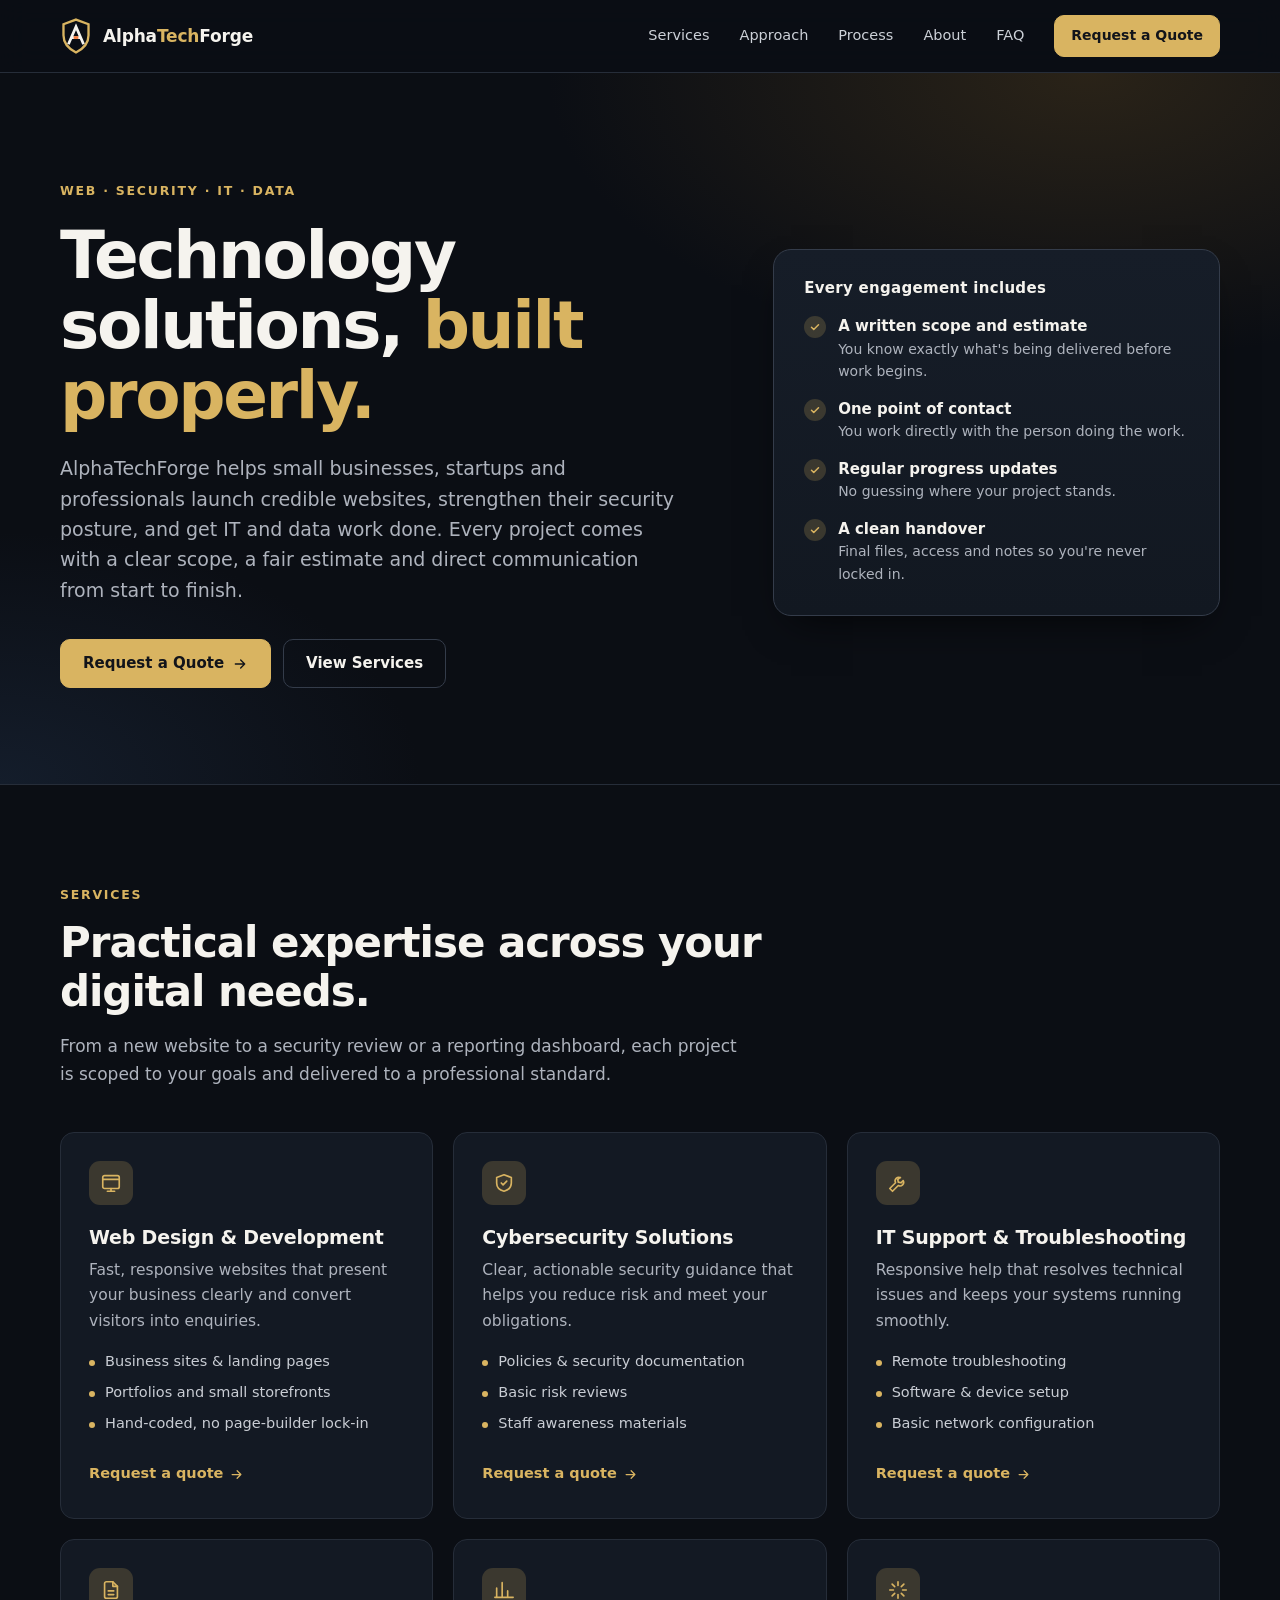
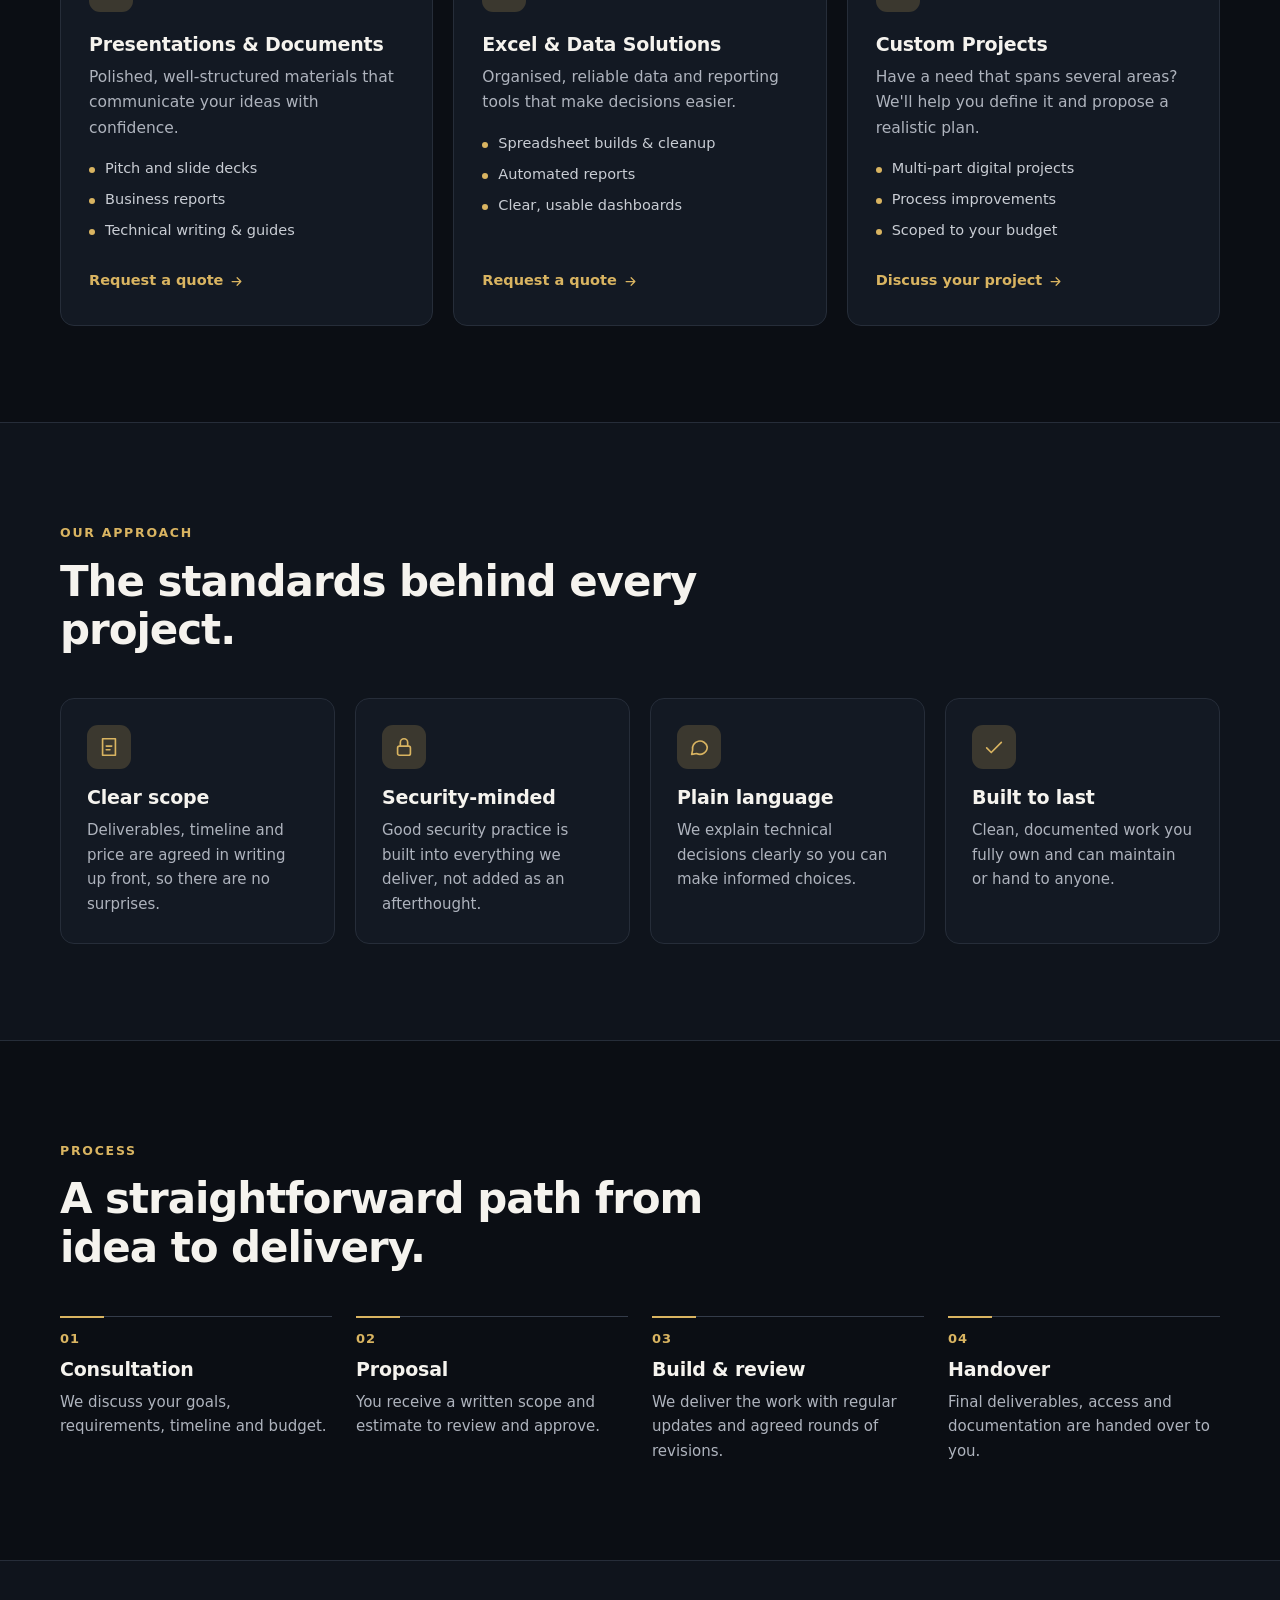
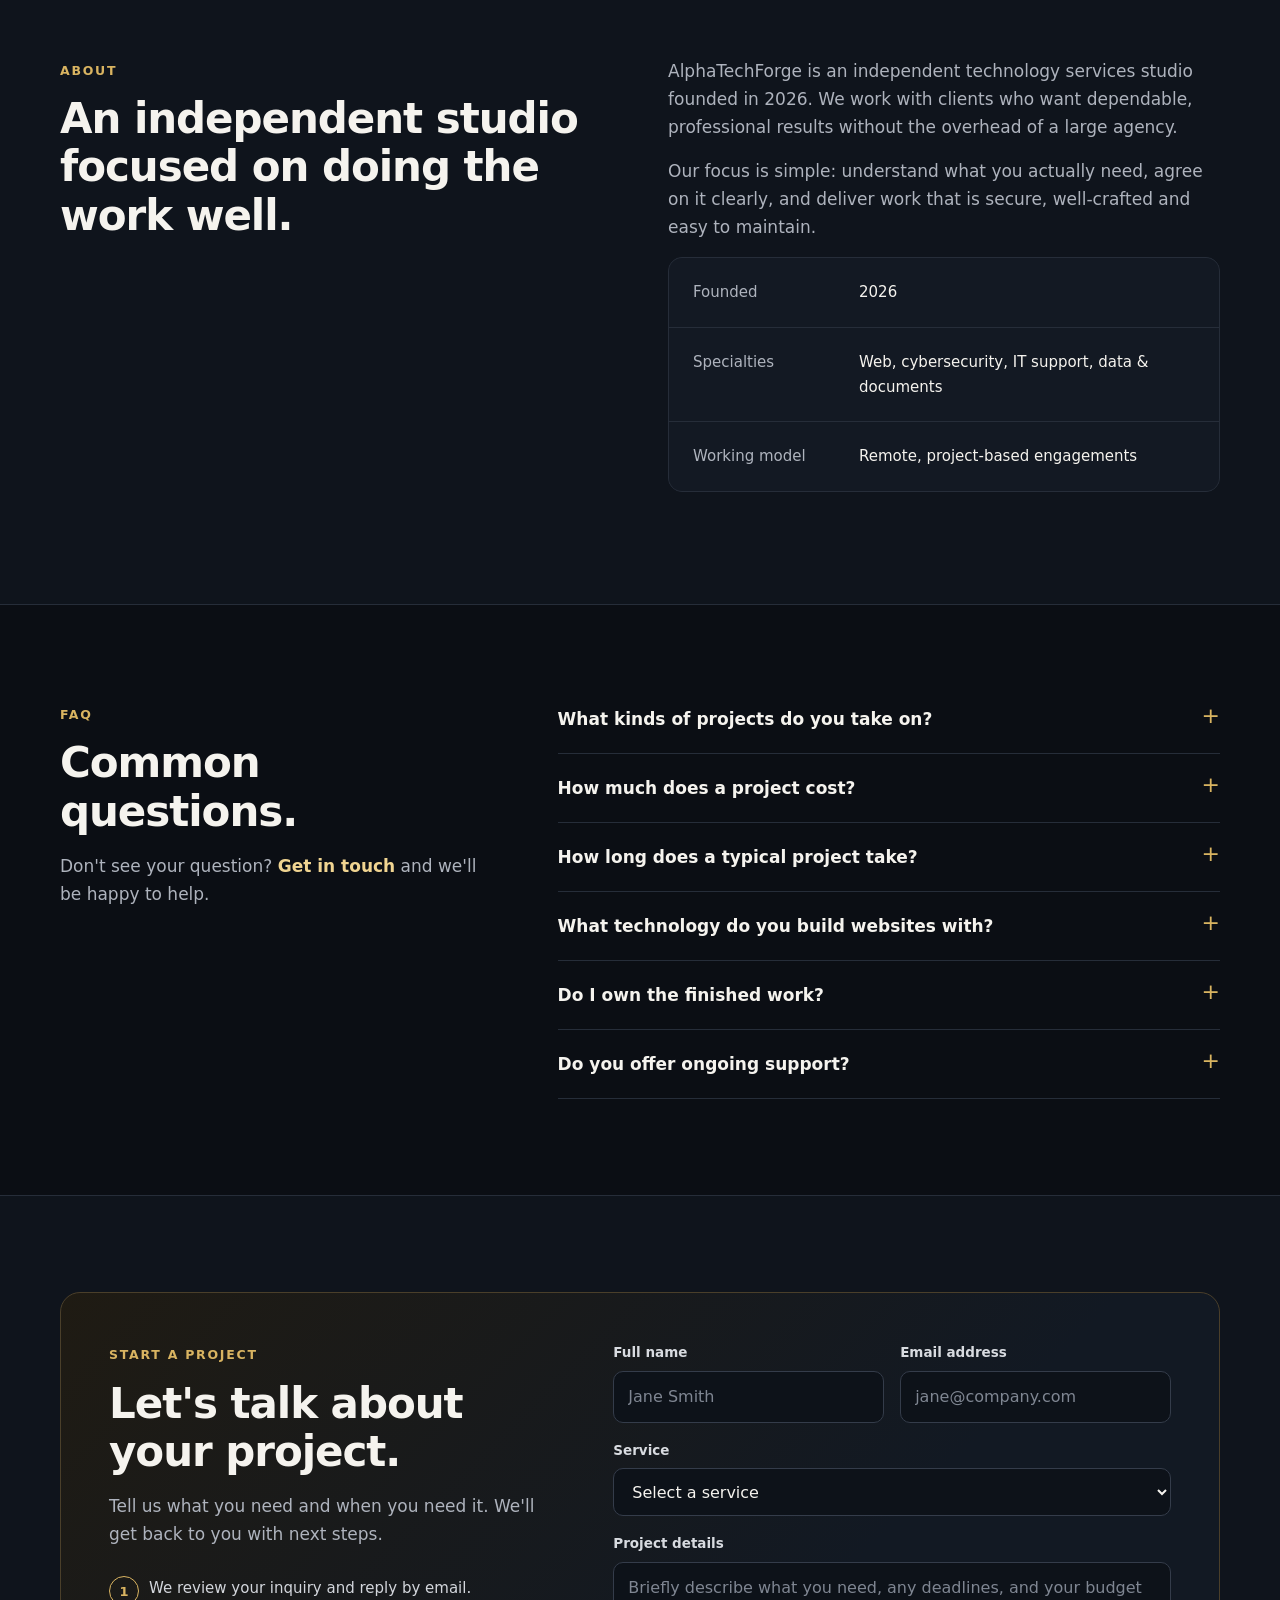
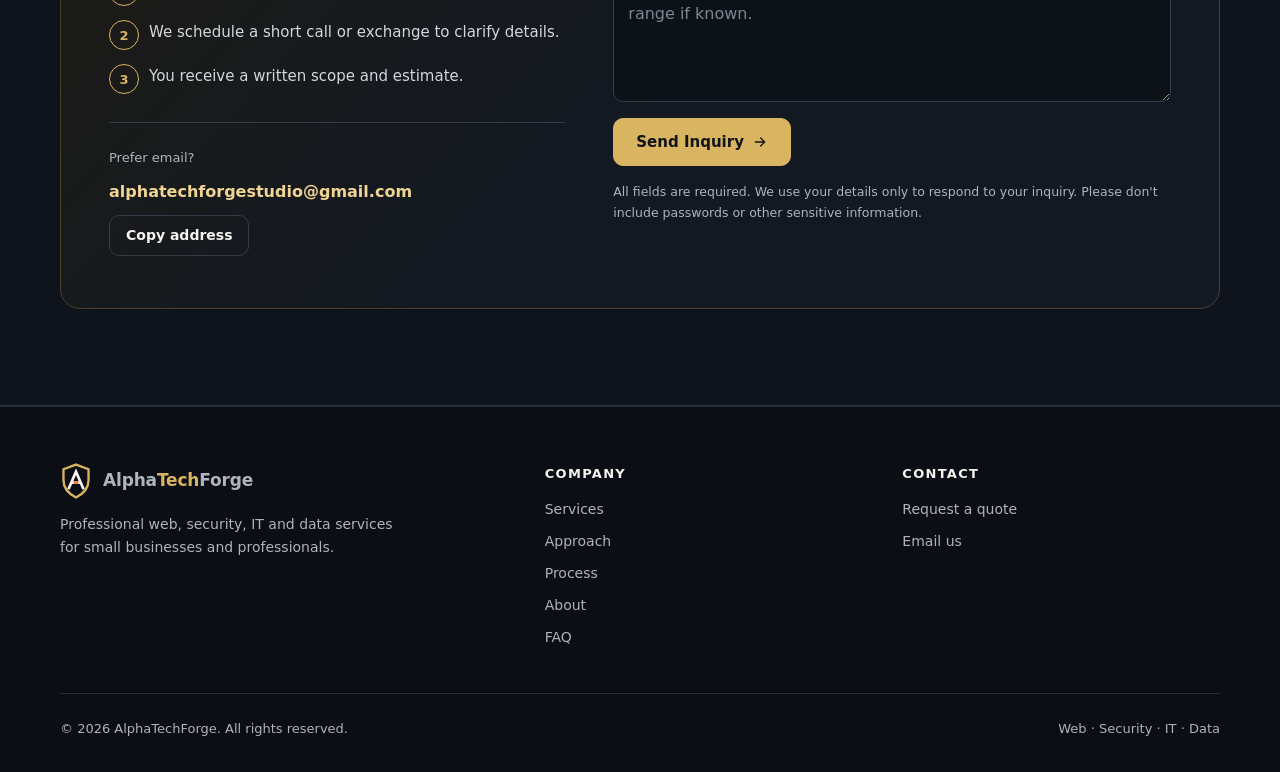
<file: index (6).html>
<!doctype html>
<html lang="en">
<head>
<meta charset="utf-8">
<meta name="viewport" content="width=device-width, initial-scale=1">
<meta name="theme-color" content="#0b0e14">
<title>AlphaTechForge | Web Development, Cybersecurity & IT Services</title>
<meta name="description" content="AlphaTechForge delivers professional websites, cybersecurity documentation, IT support, business presentations and Excel data solutions, with clear scope, fair estimates and direct communication.">
<link rel="canonical" href="https://alphatechforge.com/">
<link rel="icon" href="/favicon.svg" type="image/svg+xml">
<meta property="og:type" content="website">
<meta property="og:site_name" content="AlphaTechForge">
<meta property="og:title" content="AlphaTechForge | Web Development, Cybersecurity & IT Services">
<meta property="og:description" content="Professional websites, security documentation, IT support and data solutions, scoped clearly and delivered with care.">
<meta property="og:url" content="https://alphatechforge.com/">
<meta name="twitter:card" content="summary">
<script type="application/ld+json">{"@context":"https://schema.org","@type":"ProfessionalService","name":"AlphaTechForge","url":"https://alphatechforge.com/","description":"Web design and development, cybersecurity documentation, IT support, presentations and Excel data solutions.","foundingDate":"2026","email":"alphatechforgestudio@gmail.com"}</script>
<style>
:root{
  color-scheme:dark;
  --bg:#0b0e14;--bg-alt:#0f141c;--surface:#131923;--surface-2:#1a212d;
  --gold:#d9b461;--gold-2:#f0d491;--gold-dim:#d9b46133;
  --text:#f5f3ee;--muted:#aeb3bd;--line:#262d39;--line-2:#343c4a;
  --radius:14px;--shadow:0 18px 40px -18px #000c;
}
*{box-sizing:border-box}
html{scroll-behavior:smooth;scroll-padding-top:84px}
body{margin:0;background:var(--bg);color:var(--text);font:16px/1.65 Inter,ui-sans-serif,system-ui,-apple-system,BlinkMacSystemFont,"Segoe UI",Roboto,sans-serif;-webkit-font-smoothing:antialiased;text-rendering:optimizeLegibility}
img,svg{display:block}
button,input,textarea,select{font:inherit;color:inherit}
button{cursor:pointer}
a{color:inherit;text-decoration:none}
:focus-visible{outline:2px solid var(--gold-2);outline-offset:3px;border-radius:4px}
.wrap{width:min(1160px,calc(100% - 48px));margin-inline:auto}
.skip{position:absolute;left:12px;top:-100px;background:var(--gold);color:#111;padding:10px 14px;border-radius:6px;z-index:100;font-weight:700}
.skip:focus{top:12px}

/* Header */
header{position:sticky;top:0;z-index:30;background:#0b0e14e6;border-bottom:1px solid var(--line);backdrop-filter:saturate(140%) blur(14px)}
.nav{display:flex;align-items:center;justify-content:space-between;gap:24px;min-height:72px}
.brand{display:flex;align-items:center;gap:11px;font-weight:700;font-size:17px;letter-spacing:-.01em;white-space:nowrap}
.brand b{color:var(--gold);font-weight:700}
.brand svg{width:32px;height:36px}
.navlinks{display:flex;align-items:center;gap:30px}
.navlinks>a:not(.btn){font-size:14.5px;color:#cdd1d8;transition:color .15s}
.navlinks>a:not(.btn):hover{color:var(--text)}
.menu-toggle{display:none;align-items:center;justify-content:center;width:44px;height:44px;border:1px solid var(--line-2);border-radius:10px;background:var(--surface)}
.menu-toggle svg{width:20px;height:20px}

/* Buttons */
.btn{display:inline-flex;align-items:center;justify-content:center;gap:8px;min-height:46px;padding:11px 22px;border-radius:10px;border:1px solid var(--line-2);font-weight:600;font-size:15px;background:transparent;transition:background .15s,border-color .15s,color .15s,transform .15s}
.btn:hover{border-color:var(--gold);color:var(--gold-2)}
.btn:active{transform:translateY(1px)}
.btn.primary{background:var(--gold);border-color:var(--gold);color:#12141a}
.btn.primary:hover{background:var(--gold-2);border-color:var(--gold-2);color:#12141a}
.btn.small{min-height:40px;padding:8px 16px;font-size:14px}
.btn svg{width:16px;height:16px}

/* Type */
.eyebrow{display:inline-block;font-size:12.5px;font-weight:700;letter-spacing:.14em;text-transform:uppercase;color:var(--gold)}
h1{font-size:clamp(40px,5.6vw,66px);line-height:1.06;letter-spacing:-.035em;font-weight:750;margin:18px 0 22px}
h2{font-size:clamp(30px,3.6vw,42px);line-height:1.15;letter-spacing:-.025em;font-weight:700;margin:12px 0 16px}
h3{font-size:19px;line-height:1.3;letter-spacing:-.01em;font-weight:650;margin:0 0 8px}
.accent{color:var(--gold)}
.lead{font-size:19px;line-height:1.6;color:var(--muted);max-width:620px;margin:0}
.sub{font-size:17px;color:var(--muted);max-width:680px;margin:0}
.section-head{max-width:720px}

/* Hero */
.hero{position:relative;padding:104px 0 96px;background:radial-gradient(900px 480px at 85% 0%,#2a2318 0,transparent 60%),radial-gradient(700px 420px at 0% 100%,#141d2b 0,transparent 60%);border-bottom:1px solid var(--line)}
.hero-grid{display:grid;grid-template-columns:1.25fr .85fr;gap:56px;align-items:center}
.actions{display:flex;flex-wrap:wrap;gap:12px;margin-top:34px}
.hero-card{background:linear-gradient(180deg,#161d28,#121821);border:1px solid var(--line-2);border-radius:18px;padding:30px;box-shadow:var(--shadow)}
.hero-card h2{font-size:15px;letter-spacing:.02em;font-weight:650;margin:0 0 18px;color:var(--text)}
.checks{list-style:none;margin:0;padding:0;display:grid;gap:15px}
.checks li{display:grid;grid-template-columns:22px 1fr;gap:12px;color:#d3d6dc;font-size:15px;line-height:1.5}
.checks li strong{display:block;color:var(--text);font-weight:600}
.checks li span{color:var(--muted);font-size:14px}
.tick{width:22px;height:22px;border-radius:50%;background:var(--gold-dim);display:grid;place-items:center;margin-top:1px}
.tick svg{width:12px;height:12px}

/* Sections */
section{padding:96px 0}
.alt{background:var(--bg-alt);border-block:1px solid var(--line)}

/* Services */
.services{display:grid;grid-template-columns:repeat(3,minmax(0,1fr));gap:20px;margin-top:44px}
.card{display:flex;flex-direction:column;background:var(--surface);border:1px solid var(--line);border-radius:var(--radius);padding:28px;transition:border-color .2s,transform .2s,box-shadow .2s}
.card:hover{border-color:#5b4e33;transform:translateY(-3px);box-shadow:var(--shadow)}
.icon{width:44px;height:44px;border-radius:11px;background:var(--gold-dim);display:grid;place-items:center;margin-bottom:20px}
.icon svg{width:22px;height:22px}
.card p{color:var(--muted);margin:0 0 16px;font-size:15.5px}
.card ul{margin:0 0 22px;padding:0;list-style:none;display:grid;gap:7px;font-size:14.5px;color:#c9cdd4}
.card ul li{position:relative;padding-left:16px}
.card ul li:before{content:"";position:absolute;left:0;top:.68em;width:6px;height:6px;border-radius:50%;background:var(--gold)}
.text-link{margin-top:auto;align-self:start;display:inline-flex;align-items:center;gap:6px;color:var(--gold);font-size:14.5px;font-weight:600;background:none;border:0;padding:4px 0}
.text-link:hover{color:var(--gold-2)}
.text-link svg{width:15px;height:15px;transition:transform .15s}
.text-link:hover svg{transform:translateX(3px)}

/* Principles */
.principles{display:grid;grid-template-columns:repeat(4,minmax(0,1fr));gap:20px;margin-top:44px}
.principle{padding:26px;border:1px solid var(--line);border-radius:var(--radius);background:var(--surface)}
.principle p{color:var(--muted);margin:0;font-size:15px}
.principle .icon{margin-bottom:16px}

/* Process */
.steps{display:grid;grid-template-columns:repeat(4,minmax(0,1fr));gap:24px;margin-top:44px;counter-reset:step}
.step{position:relative;padding-top:26px;border-top:1px solid var(--line-2)}
.step:before{counter-increment:step;content:"0" counter(step);position:absolute;top:-1px;left:0;padding-top:10px;border-top:2px solid var(--gold);width:44px;font-size:13px;font-weight:700;letter-spacing:.08em;color:var(--gold)}
.step h3{margin-top:14px}
.step p{color:var(--muted);margin:0;font-size:15px}

/* About */
.about{display:grid;grid-template-columns:1fr 1fr;gap:56px;align-items:start}
.about p{color:var(--muted);margin:0 0 16px;font-size:17px}
.facts{display:grid;gap:1px;background:var(--line);border:1px solid var(--line);border-radius:var(--radius);overflow:hidden}
.fact{background:var(--surface);padding:22px 24px;display:grid;grid-template-columns:150px 1fr;gap:16px;font-size:15px}
.fact dt{color:var(--muted)}
.fact dd{margin:0;color:var(--text);font-weight:500}

/* FAQ */
.faq-grid{display:grid;grid-template-columns:.8fr 1.2fr;gap:56px}
.faq details{border-bottom:1px solid var(--line);padding:20px 0}
.faq details:first-child{padding-top:4px}
.faq summary{cursor:pointer;font-weight:600;font-size:17px;list-style:none;display:flex;justify-content:space-between;gap:20px}
.faq summary::-webkit-details-marker{display:none}
.faq summary:after{content:"+";color:var(--gold);font-size:22px;line-height:1;font-weight:400;transition:transform .2s}
.faq details[open] summary:after{transform:rotate(45deg)}
.faq details p{color:var(--muted);margin:12px 0 0;max-width:620px}

/* Contact */
.contact{display:grid;grid-template-columns:.9fr 1.1fr;gap:48px;border:1px solid #4a3f2a;border-radius:20px;padding:48px;background:linear-gradient(135deg,#1f1b13 0%,#121923 60%)}
.next{list-style:none;margin:28px 0;padding:0;display:grid;gap:14px;counter-reset:n}
.next li{display:grid;grid-template-columns:28px 1fr;gap:12px;color:#d3d6dc;font-size:15px}
.next li:before{counter-increment:n;content:counter(n);width:28px;height:28px;border-radius:50%;border:1px solid var(--gold);color:var(--gold);display:grid;place-items:center;font-size:13px;font-weight:700}
.email-row{display:flex;flex-wrap:wrap;align-items:center;gap:10px 16px;padding-top:24px;border-top:1px solid var(--line-2)}
.email-row small{display:block;width:100%;color:var(--muted);font-size:13px}
.email{color:var(--gold-2);font-weight:600;overflow-wrap:anywhere}
.email:hover{text-decoration:underline}
.form{display:grid;gap:16px;align-content:start}
.row{display:grid;grid-template-columns:1fr 1fr;gap:16px}
.field{display:grid;gap:7px}
.field label{font-size:13.5px;font-weight:600;color:#d8dbe0}
.field input,.field select,.field textarea{width:100%;background:#0d1219;border:1px solid var(--line-2);border-radius:10px;padding:12px 14px;min-height:48px;transition:border-color .15s,box-shadow .15s}
.field input:focus,.field select:focus,.field textarea:focus{outline:none;border-color:var(--gold);box-shadow:0 0 0 3px var(--gold-dim)}
.field textarea{min-height:140px;resize:vertical}
.field ::placeholder{color:#7f8692}
.hp{position:absolute;left:-10000px;width:1px;height:1px;overflow:hidden}
.form .btn{justify-self:start}
.fine{font-size:12.5px;color:var(--muted);margin:0}
.status{font-size:14px;color:var(--gold-2);min-height:20px;margin:0}
.status.error{color:#f0a08a}

/* Footer */
footer{border-top:1px solid var(--line);padding:56px 0 32px;color:var(--muted);font-size:14px}
.foot{display:grid;grid-template-columns:1.4fr 1fr 1fr;gap:40px}
.foot p{margin:14px 0 0;max-width:340px}
.foot h4{margin:0 0 14px;color:var(--text);font-size:13px;letter-spacing:.1em;text-transform:uppercase}
.foot ul{list-style:none;margin:0;padding:0;display:grid;gap:9px}
.foot a:hover{color:var(--text)}
.legal{display:flex;justify-content:space-between;flex-wrap:wrap;gap:12px;margin-top:44px;padding-top:24px;border-top:1px solid var(--line);font-size:13px}

.back-top{position:fixed;right:22px;bottom:22px;z-index:20;display:grid;place-items:center;border:1px solid var(--line-2);background:var(--surface-2);color:var(--gold-2);border-radius:50%;width:44px;height:44px;box-shadow:var(--shadow);opacity:0;pointer-events:none;transform:translateY(8px);transition:opacity .2s,transform .2s}
.back-top svg{width:18px;height:18px}
.back-top.visible{opacity:1;pointer-events:auto;transform:none}

@media(max-width:980px){
  .hero-grid,.about,.faq-grid,.contact{grid-template-columns:1fr}
  .hero-grid{gap:44px}.about,.faq-grid{gap:32px}
  .services{grid-template-columns:repeat(2,minmax(0,1fr))}
  .principles,.steps{grid-template-columns:repeat(2,minmax(0,1fr))}
  .steps{row-gap:36px}
  .foot{grid-template-columns:1fr 1fr}.foot>div:first-child{grid-column:1/-1}
}
@media(max-width:760px){
  .wrap{width:calc(100% - 36px)}
  .nav{min-height:66px}
  .menu-toggle{display:flex}
  .navlinks{display:none;position:absolute;top:66px;left:0;right:0;padding:12px 18px 20px;background:#0f141cfa;border-bottom:1px solid var(--line);box-shadow:var(--shadow);flex-direction:column;align-items:stretch;gap:2px}
  .navlinks.open{display:flex}
  .navlinks>a:not(.btn){padding:12px 4px;font-size:16px;border-bottom:1px solid var(--line)}
  .navlinks .btn{margin-top:12px}
  .hero{padding:72px 0 64px}
  .lead{font-size:17px}
  section{padding:68px 0}
  .services,.principles,.steps,.row{grid-template-columns:1fr}
  .contact{padding:26px;gap:32px}
  .fact{grid-template-columns:1fr;gap:4px}
  .actions .btn{flex:1 1 200px}
  .foot{grid-template-columns:1fr}
}
@media(prefers-reduced-motion:reduce){html{scroll-behavior:auto}*,*:before,*:after{transition:none!important;animation:none!important}}
</style>
</head>
<body>
<a class="skip" href="#main">Skip to content</a>

<svg width="0" height="0" style="position:absolute" aria-hidden="true">
  <defs>
    <symbol id="i-arrow" viewBox="0 0 24 24"><path d="M5 12h14M13 6l6 6-6 6" fill="none" stroke="currentColor" stroke-width="2" stroke-linecap="round" stroke-linejoin="round"/></symbol>
    <symbol id="i-check" viewBox="0 0 24 24"><path d="m5 12.5 4.5 4.5L19 7.5" fill="none" stroke="#d9b461" stroke-width="3" stroke-linecap="round" stroke-linejoin="round"/></symbol>
  </defs>
</svg>

<header>
  <div class="wrap nav">
    <a class="brand" href="#home" aria-label="AlphaTechForge home">
      <svg viewBox="0 0 40 46" fill="none" aria-hidden="true"><path d="M20 2 36 8v14c0 10-6 17-16 22C10 39 4 32 4 22V8L20 2Z" stroke="#D9B461" stroke-width="3"/><path d="m11 32 9-21 9 21M15 25h10" stroke="#F5F3EE" stroke-width="3.5" stroke-linecap="square"/><path d="M17 25h6" stroke="#F47A3B" stroke-width="3.5"/></svg>
      <span>Alpha<b>Tech</b>Forge</span>
    </a>
    <button id="menu-toggle" class="menu-toggle" type="button" aria-label="Open navigation" aria-expanded="false" aria-controls="navlinks">
      <svg viewBox="0 0 24 24" aria-hidden="true"><path id="menu-icon" d="M4 7h16M4 12h16M4 17h16" fill="none" stroke="currentColor" stroke-width="2" stroke-linecap="round"/></svg>
    </button>
    <nav class="navlinks" id="navlinks" aria-label="Main navigation">
      <a href="#services">Services</a>
      <a href="#approach">Approach</a>
      <a href="#process">Process</a>
      <a href="#about">About</a>
      <a href="#faq">FAQ</a>
      <a class="btn primary small" href="#contact">Request a Quote</a>
    </nav>
  </div>
</header>

<main id="main">

<div class="hero" id="home">
  <div class="wrap hero-grid">
    <div>
      <span class="eyebrow">Web · Security · IT · Data</span>
      <h1>Technology solutions, <span class="accent">built properly.</span></h1>
      <p class="lead">AlphaTechForge helps small businesses, startups and professionals launch credible websites, strengthen their security posture, and get IT and data work done. Every project comes with a clear scope, a fair estimate and direct communication from start to finish.</p>
      <div class="actions">
        <a class="btn primary" href="#contact">Request a Quote <svg aria-hidden="true"><use href="#i-arrow"/></svg></a>
        <a class="btn" href="#services">View Services</a>
      </div>
    </div>
    <aside class="hero-card" aria-labelledby="included-title">
      <h2 id="included-title">Every engagement includes</h2>
      <ul class="checks">
        <li><span class="tick"><svg aria-hidden="true"><use href="#i-check"/></svg></span><div><strong>A written scope and estimate</strong><span>You know exactly what's being delivered before work begins.</span></div></li>
        <li><span class="tick"><svg aria-hidden="true"><use href="#i-check"/></svg></span><div><strong>One point of contact</strong><span>You work directly with the person doing the work.</span></div></li>
        <li><span class="tick"><svg aria-hidden="true"><use href="#i-check"/></svg></span><div><strong>Regular progress updates</strong><span>No guessing where your project stands.</span></div></li>
        <li><span class="tick"><svg aria-hidden="true"><use href="#i-check"/></svg></span><div><strong>A clean handover</strong><span>Final files, access and notes so you're never locked in.</span></div></li>
      </ul>
    </aside>
  </div>
</div>

<section id="services">
  <div class="wrap">
    <div class="section-head">
      <span class="eyebrow">Services</span>
      <h2>Practical expertise across your digital needs.</h2>
      <p class="sub">From a new website to a security review or a reporting dashboard, each project is scoped to your goals and delivered to a professional standard.</p>
    </div>
    <div class="services">
      <article class="card">
        <div class="icon"><svg viewBox="0 0 24 24" fill="none" stroke="#d9b461" stroke-width="1.8" stroke-linecap="round" stroke-linejoin="round" aria-hidden="true"><rect x="3" y="4" width="18" height="14" rx="2"/><path d="M3 8h18M8 21h8M12 18v3"/></svg></div>
        <h3>Web Design &amp; Development</h3>
        <p>Fast, responsive websites that present your business clearly and convert visitors into enquiries.</p>
        <ul><li>Business sites &amp; landing pages</li><li>Portfolios and small storefronts</li><li>Hand-coded, no page-builder lock-in</li></ul>
        <button class="text-link service-quote" data-service="Web Design & Development" type="button">Request a quote <svg aria-hidden="true"><use href="#i-arrow"/></svg></button>
      </article>
      <article class="card">
        <div class="icon"><svg viewBox="0 0 24 24" fill="none" stroke="#d9b461" stroke-width="1.8" stroke-linecap="round" stroke-linejoin="round" aria-hidden="true"><path d="M12 3 4 6v6c0 4.5 3.2 7.8 8 9 4.8-1.2 8-4.5 8-9V6l-8-3Z"/><path d="m9 12 2 2 4-4"/></svg></div>
        <h3>Cybersecurity Solutions</h3>
        <p>Clear, actionable security guidance that helps you reduce risk and meet your obligations.</p>
        <ul><li>Policies &amp; security documentation</li><li>Basic risk reviews</li><li>Staff awareness materials</li></ul>
        <button class="text-link service-quote" data-service="Cybersecurity Solutions" type="button">Request a quote <svg aria-hidden="true"><use href="#i-arrow"/></svg></button>
      </article>
      <article class="card">
        <div class="icon"><svg viewBox="0 0 24 24" fill="none" stroke="#d9b461" stroke-width="1.8" stroke-linecap="round" stroke-linejoin="round" aria-hidden="true"><path d="M14.7 6.3a4 4 0 0 0-5.4 5.4L3 18l3 3 6.3-6.3a4 4 0 0 0 5.4-5.4l-2.5 2.5-2.8-.7-.7-2.8 2.5-2.5Z"/></svg></div>
        <h3>IT Support &amp; Troubleshooting</h3>
        <p>Responsive help that resolves technical issues and keeps your systems running smoothly.</p>
        <ul><li>Remote troubleshooting</li><li>Software &amp; device setup</li><li>Basic network configuration</li></ul>
        <button class="text-link service-quote" data-service="IT Support & Troubleshooting" type="button">Request a quote <svg aria-hidden="true"><use href="#i-arrow"/></svg></button>
      </article>
      <article class="card">
        <div class="icon"><svg viewBox="0 0 24 24" fill="none" stroke="#d9b461" stroke-width="1.8" stroke-linecap="round" stroke-linejoin="round" aria-hidden="true"><path d="M14 3H7a2 2 0 0 0-2 2v14a2 2 0 0 0 2 2h10a2 2 0 0 0 2-2V8l-5-5Z"/><path d="M14 3v5h5M9 13h6M9 17h6"/></svg></div>
        <h3>Presentations &amp; Documents</h3>
        <p>Polished, well-structured materials that communicate your ideas with confidence.</p>
        <ul><li>Pitch and slide decks</li><li>Business reports</li><li>Technical writing &amp; guides</li></ul>
        <button class="text-link service-quote" data-service="Presentations & Documents" type="button">Request a quote <svg aria-hidden="true"><use href="#i-arrow"/></svg></button>
      </article>
      <article class="card">
        <div class="icon"><svg viewBox="0 0 24 24" fill="none" stroke="#d9b461" stroke-width="1.8" stroke-linecap="round" stroke-linejoin="round" aria-hidden="true"><path d="M4 20V10M10 20V4M16 20v-7M22 20H2"/></svg></div>
        <h3>Excel &amp; Data Solutions</h3>
        <p>Organised, reliable data and reporting tools that make decisions easier.</p>
        <ul><li>Spreadsheet builds &amp; cleanup</li><li>Automated reports</li><li>Clear, usable dashboards</li></ul>
        <button class="text-link service-quote" data-service="Excel & Data Solutions" type="button">Request a quote <svg aria-hidden="true"><use href="#i-arrow"/></svg></button>
      </article>
      <article class="card">
        <div class="icon"><svg viewBox="0 0 24 24" fill="none" stroke="#d9b461" stroke-width="1.8" stroke-linecap="round" stroke-linejoin="round" aria-hidden="true"><path d="M12 3v4M12 17v4M3 12h4M17 12h4M5.6 5.6l2.8 2.8M15.6 15.6l2.8 2.8M5.6 18.4l2.8-2.8M15.6 8.4l2.8-2.8"/></svg></div>
        <h3>Custom Projects</h3>
        <p>Have a need that spans several areas? We'll help you define it and propose a realistic plan.</p>
        <ul><li>Multi-part digital projects</li><li>Process improvements</li><li>Scoped to your budget</li></ul>
        <button class="text-link service-quote" data-service="Tailored Digital Project" type="button">Discuss your project <svg aria-hidden="true"><use href="#i-arrow"/></svg></button>
      </article>
    </div>
  </div>
</section>

<section id="approach" class="alt">
  <div class="wrap">
    <div class="section-head">
      <span class="eyebrow">Our approach</span>
      <h2>The standards behind every project.</h2>
    </div>
    <div class="principles">
      <div class="principle">
        <div class="icon"><svg viewBox="0 0 24 24" fill="none" stroke="#d9b461" stroke-width="1.8" stroke-linecap="round" stroke-linejoin="round" aria-hidden="true"><path d="M9 11h6M9 15h4M5 3h14v18H5z"/></svg></div>
        <h3>Clear scope</h3>
        <p>Deliverables, timeline and price are agreed in writing up front, so there are no surprises.</p>
      </div>
      <div class="principle">
        <div class="icon"><svg viewBox="0 0 24 24" fill="none" stroke="#d9b461" stroke-width="1.8" stroke-linecap="round" stroke-linejoin="round" aria-hidden="true"><rect x="5" y="11" width="14" height="10" rx="2"/><path d="M8 11V7a4 4 0 0 1 8 0v4"/></svg></div>
        <h3>Security-minded</h3>
        <p>Good security practice is built into everything we deliver, not added as an afterthought.</p>
      </div>
      <div class="principle">
        <div class="icon"><svg viewBox="0 0 24 24" fill="none" stroke="#d9b461" stroke-width="1.8" stroke-linecap="round" stroke-linejoin="round" aria-hidden="true"><path d="M21 12a8 8 0 0 1-11.6 7.1L4 20l1-4.6A8 8 0 1 1 21 12Z"/></svg></div>
        <h3>Plain language</h3>
        <p>We explain technical decisions clearly so you can make informed choices.</p>
      </div>
      <div class="principle">
        <div class="icon"><svg viewBox="0 0 24 24" fill="none" stroke="#d9b461" stroke-width="1.8" stroke-linecap="round" stroke-linejoin="round" aria-hidden="true"><path d="M20 7 9 18l-5-5"/></svg></div>
        <h3>Built to last</h3>
        <p>Clean, documented work you fully own and can maintain or hand to anyone.</p>
      </div>
    </div>
  </div>
</section>

<section id="process">
  <div class="wrap">
    <div class="section-head">
      <span class="eyebrow">Process</span>
      <h2>A straightforward path from idea to delivery.</h2>
    </div>
    <div class="steps">
      <div class="step"><h3>Consultation</h3><p>We discuss your goals, requirements, timeline and budget.</p></div>
      <div class="step"><h3>Proposal</h3><p>You receive a written scope and estimate to review and approve.</p></div>
      <div class="step"><h3>Build &amp; review</h3><p>We deliver the work with regular updates and agreed rounds of revisions.</p></div>
      <div class="step"><h3>Handover</h3><p>Final deliverables, access and documentation are handed over to you.</p></div>
    </div>
  </div>
</section>

<section id="about" class="alt">
  <div class="wrap about">
    <div>
      <span class="eyebrow">About</span>
      <h2>An independent studio focused on doing the work well.</h2>
    </div>
    <div>
      <p>AlphaTechForge is an independent technology services studio founded in 2026. We work with clients who want dependable, professional results without the overhead of a large agency.</p>
      <p>Our focus is simple: understand what you actually need, agree on it clearly, and deliver work that is secure, well-crafted and easy to maintain.</p>
      <dl class="facts">
        <div class="fact"><dt>Founded</dt><dd>2026</dd></div>
        <div class="fact"><dt>Specialties</dt><dd>Web, cybersecurity, IT support, data &amp; documents</dd></div>
        <div class="fact"><dt>Working model</dt><dd>Remote, project-based engagements</dd></div>
      </dl>
    </div>
  </div>
</section>

<section id="faq">
  <div class="wrap faq-grid">
    <div class="section-head">
      <span class="eyebrow">FAQ</span>
      <h2>Common questions.</h2>
      <p class="sub">Don't see your question? <a class="email" href="#contact">Get in touch</a> and we'll be happy to help.</p>
    </div>
    <div class="faq">
      <details><summary>What kinds of projects do you take on?</summary><p>Websites, cybersecurity documentation and reviews, IT support, presentations and business documents, Excel and data work, and custom projects that combine several of these.</p></details>
      <details><summary>How much does a project cost?</summary><p>Pricing depends on scope, complexity and timeline. Share a short description through the inquiry form and you'll receive a written estimate before any work begins.</p></details>
      <details><summary>How long does a typical project take?</summary><p>Timelines vary with scope. Smaller tasks can often be turned around quickly, while larger builds are planned in stages. Your estimate will include a realistic timeline.</p></details>
      <details><summary>What technology do you build websites with?</summary><p>Most sites are hand-coded for speed, security and full ownership, with no page-builder subscription required. Where a platform is a better fit for your needs, we'll recommend it and explain why.</p></details>
      <details><summary>Do I own the finished work?</summary><p>Yes. Once the project is complete and paid for, the deliverables are yours, along with the files, access and notes you need to use them.</p></details>
      <details><summary>Do you offer ongoing support?</summary><p>Ongoing maintenance and support can be arranged depending on the project. Terms are agreed separately so you only pay for what you need.</p></details>
    </div>
  </div>
</section>

<section id="contact" class="alt">
  <div class="wrap">
    <div class="contact">
      <div>
        <span class="eyebrow">Start a project</span>
        <h2>Let's talk about your project.</h2>
        <p class="sub">Tell us what you need and when you need it. We'll get back to you with next steps.</p>
        <ol class="next">
          <li>We review your inquiry and reply by email.</li>
          <li>We schedule a short call or exchange to clarify details.</li>
          <li>You receive a written scope and estimate.</li>
        </ol>
        <div class="email-row">
          <small>Prefer email?</small>
          <a class="email" id="email-link" href="mailto:alphatechforgestudio@gmail.com?subject=Project%20inquiry%3A%20AlphaTechForge">alphatechforgestudio@gmail.com</a>
          <button id="copy-email" type="button" class="btn small">Copy address</button>
          <p id="copy-status" class="status" role="status" aria-live="polite"></p>
        </div>
      </div>
      <form id="quote-form" class="form" method="post" action="/api/contact" novalidate>
        <div class="row">
          <div class="field"><label for="client-name">Full name</label><input id="client-name" name="name" autocomplete="name" placeholder="Jane Smith" required maxlength="100"></div>
          <div class="field"><label for="client-email">Email address</label><input id="client-email" name="email" type="email" autocomplete="email" placeholder="jane@company.com" required maxlength="150"></div>
        </div>
        <div class="field"><label for="client-service">Service</label>
          <select id="client-service" name="service" required>
            <option value="">Select a service</option>
            <option>Web Design &amp; Development</option>
            <option>Cybersecurity Solutions</option>
            <option>IT Support &amp; Troubleshooting</option>
            <option>Presentations &amp; Documents</option>
            <option>Excel &amp; Data Solutions</option>
            <option value="Tailored Digital Project">Custom Project</option>
          </select>
        </div>
        <div class="field"><label for="client-message">Project details</label><textarea id="client-message" name="message" required minlength="10" maxlength="2500" placeholder="Briefly describe what you need, any deadlines, and your budget range if known."></textarea></div>
        <div class="hp" aria-hidden="true"><label for="website-url">Leave this field blank</label><input id="website-url" name="website" tabindex="-1" autocomplete="off"></div>
        <button class="btn primary" type="submit">Send Inquiry <svg aria-hidden="true"><use href="#i-arrow"/></svg></button>
        <p class="fine">All fields are required. We use your details only to respond to your inquiry. Please don't include passwords or other sensitive information.</p>
        <p id="form-status" class="status" role="status" aria-live="polite"></p>
      </form>
    </div>
  </div>
</section>

</main>

<footer>
  <div class="wrap">
    <div class="foot">
      <div>
        <a class="brand" href="#home" aria-label="AlphaTechForge home">
          <svg viewBox="0 0 40 46" fill="none" aria-hidden="true"><path d="M20 2 36 8v14c0 10-6 17-16 22C10 39 4 32 4 22V8L20 2Z" stroke="#D9B461" stroke-width="3"/><path d="m11 32 9-21 9 21M15 25h10" stroke="#F5F3EE" stroke-width="3.5" stroke-linecap="square"/><path d="M17 25h6" stroke="#F47A3B" stroke-width="3.5"/></svg>
          <span>Alpha<b>Tech</b>Forge</span>
        </a>
        <p>Professional web, security, IT and data services for small businesses and professionals.</p>
      </div>
      <div>
        <h4>Company</h4>
        <ul><li><a href="#services">Services</a></li><li><a href="#approach">Approach</a></li><li><a href="#process">Process</a></li><li><a href="#about">About</a></li><li><a href="#faq">FAQ</a></li></ul>
      </div>
      <div>
        <h4>Contact</h4>
        <ul><li><a href="#contact">Request a quote</a></li><li><a class="js-email" href="mailto:alphatechforgestudio@gmail.com?subject=Project%20inquiry%3A%20AlphaTechForge">Email us</a></li></ul>
      </div>
    </div>
    <div class="legal"><span>© <span id="year">2026</span> AlphaTechForge. All rights reserved.</span><span>Web · Security · IT · Data</span></div>
  </div>
</footer>

<button id="back-top" class="back-top" type="button" aria-label="Back to top"><svg viewBox="0 0 24 24" aria-hidden="true"><path d="M12 19V5M6 11l6-6 6 6" fill="none" stroke="currentColor" stroke-width="2" stroke-linecap="round" stroke-linejoin="round"/></svg></button>

<script>
(() => {
  'use strict';
  // Change the contact address here (and in functions/api/contact.js).
  const EMAIL = 'alphatechforgestudio@gmail.com';
  const $ = s => document.querySelector(s);
  const smooth = () => matchMedia('(prefers-reduced-motion: reduce)').matches ? 'auto' : 'smooth';

  // Email links
  const mailto = 'mailto:' + EMAIL + '?subject=' + encodeURIComponent('Project inquiry: AlphaTechForge');
  const link = $('#email-link'); link.href = mailto; link.textContent = EMAIL;
  document.querySelectorAll('.js-email').forEach(a => a.href = mailto);

  // Mobile menu
  const toggle = $('#menu-toggle'), nav = $('#navlinks'), icon = $('#menu-icon');
  const OPEN = 'M4 7h16M4 12h16M4 17h16', CLOSE = 'M6 6l12 12M18 6 6 18';
  function setMenu(open) {
    nav.classList.toggle('open', open);
    toggle.setAttribute('aria-expanded', String(open));
    toggle.setAttribute('aria-label', open ? 'Close navigation' : 'Open navigation');
    icon.setAttribute('d', open ? CLOSE : OPEN);
  }
  toggle.addEventListener('click', () => setMenu(!nav.classList.contains('open')));
  nav.querySelectorAll('a').forEach(a => a.addEventListener('click', () => setMenu(false)));
  document.addEventListener('keydown', e => { if (e.key === 'Escape') setMenu(false); });
  document.addEventListener('click', e => { if (!nav.contains(e.target) && !toggle.contains(e.target)) setMenu(false); });

  // Service buttons pre-fill the form
  document.querySelectorAll('.service-quote').forEach(btn => btn.addEventListener('click', () => {
    $('#client-service').value = btn.dataset.service;
    $('#contact').scrollIntoView({ behavior: smooth() });
    setTimeout(() => $('#client-name').focus({ preventScroll: true }), 400);
  }));

  // Inquiry form
  const form = $('#quote-form'), status = $('#form-status'), submit = form.querySelector('button[type=submit]');
  const submitHTML = submit.innerHTML;
  form.addEventListener('submit', async e => {
    e.preventDefault();
    status.classList.remove('error');
    if (!form.checkValidity()) { form.reportValidity(); return; }
    submit.disabled = true; submit.textContent = 'Sending…'; status.textContent = '';
    try {
      const res = await fetch('/api/contact', { method: 'POST', headers: { 'Content-Type': 'application/json' }, body: JSON.stringify(Object.fromEntries(new FormData(form))) });
      let data = {}; try { data = await res.json(); } catch {}
      if (!res.ok) throw new Error(data.error || 'Your inquiry could not be sent.');
      status.textContent = 'Thank you! Your inquiry has been received. We will reply by email shortly.';
      form.reset();
    } catch (err) {
      status.classList.add('error');
      status.textContent = (err.message || 'Unable to send.') + ' You can also email ' + EMAIL + ' directly.';
    } finally {
      submit.disabled = false; submit.innerHTML = submitHTML;
    }
  });

  // Copy email
  $('#copy-email').addEventListener('click', async () => {
    try { await navigator.clipboard.writeText(EMAIL); $('#copy-status').textContent = 'Copied to clipboard.'; }
    catch { $('#copy-status').textContent = 'Copy failed. Please select the address above.'; }
  });

  // Back to top
  const back = $('#back-top');
  const onScroll = () => back.classList.toggle('visible', scrollY > 700);
  addEventListener('scroll', onScroll, { passive: true }); onScroll();
  back.addEventListener('click', () => scrollTo({ top: 0, behavior: smooth() }));

  $('#year').textContent = new Date().getFullYear();
})();
</script>
</body>
</html>
</file>
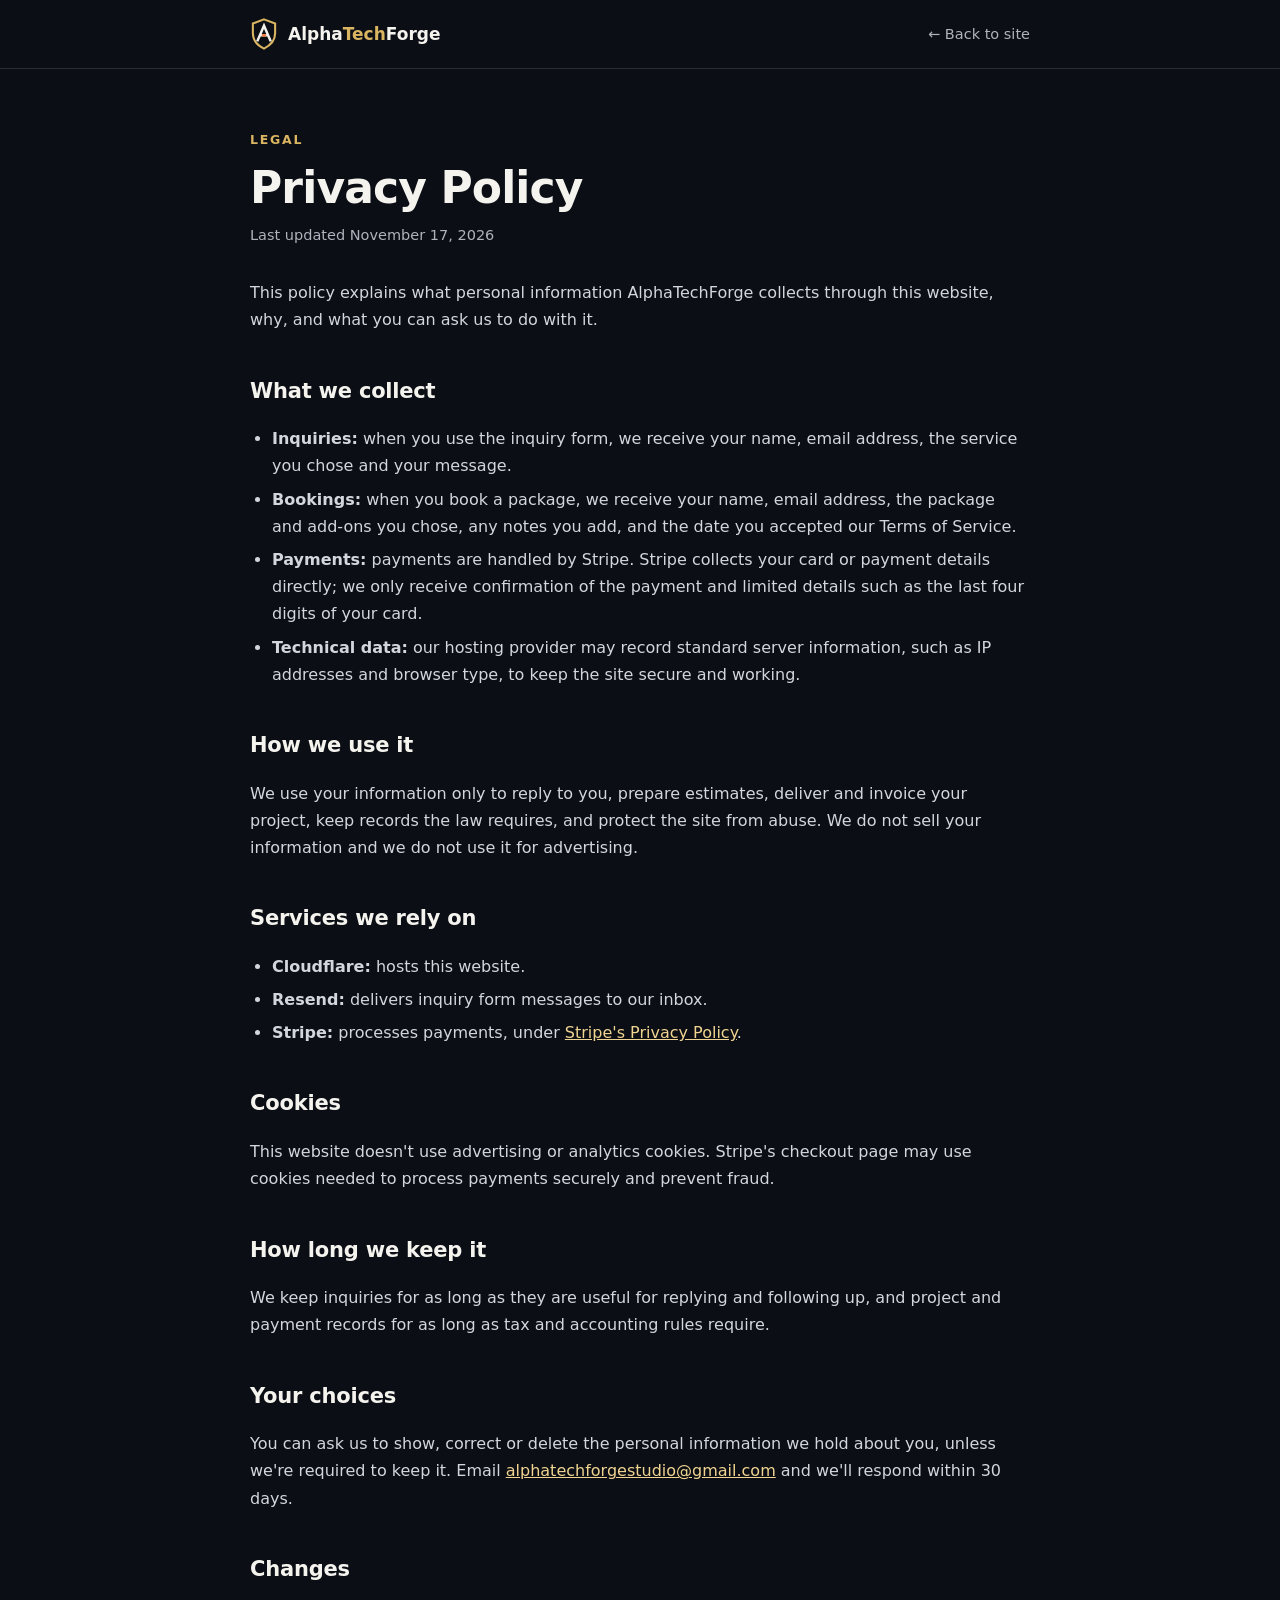
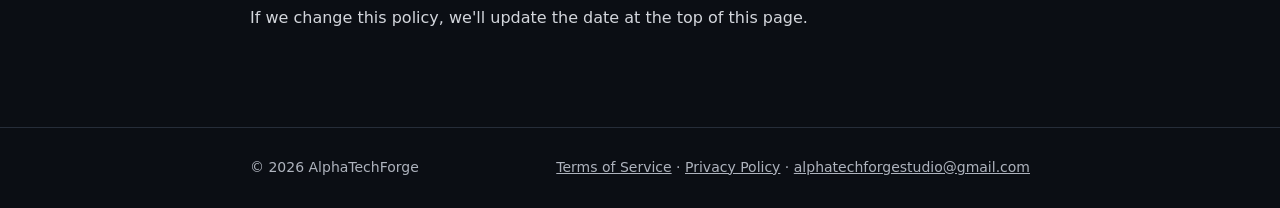
<file: privacy.html>
<!doctype html>
<html lang="en">
<head>
<meta charset="utf-8">
<meta name="viewport" content="width=device-width, initial-scale=1">
<meta name="theme-color" content="#0b0e14">
<title>Privacy Policy | AlphaTechForge</title>
<meta name="description" content="How AlphaTechForge collects and uses personal information.">
<link rel="canonical" href="https://alphatechforge.com/privacy.html">
<link rel="icon" href="/favicon.svg" type="image/svg+xml">
<style>
:root{color-scheme:dark;--bg:#0b0e14;--surface:#131923;--gold:#d9b461;--gold-2:#f0d491;--text:#f5f3ee;--muted:#aeb3bd;--line:#262d39}
*{box-sizing:border-box}
body{margin:0;background:var(--bg);color:var(--text);font:16px/1.7 Inter,ui-sans-serif,system-ui,-apple-system,BlinkMacSystemFont,"Segoe UI",Roboto,sans-serif;-webkit-font-smoothing:antialiased}
a{color:var(--gold-2)}
:focus-visible{outline:2px solid var(--gold-2);outline-offset:3px;border-radius:4px}
.wrap{width:min(780px,calc(100% - 40px));margin-inline:auto}
header{border-bottom:1px solid var(--line)}
.nav{display:flex;align-items:center;justify-content:space-between;gap:16px;min-height:68px}
.brand{display:flex;align-items:center;gap:10px;font-weight:700;font-size:17px;color:var(--text);text-decoration:none}
.brand b{color:var(--gold)}
.brand svg{width:28px;height:32px}
.back{font-size:14.5px;color:var(--muted);text-decoration:none}
.back:hover{color:var(--text)}
main{padding:56px 0 80px}
.eyebrow{font-size:12.5px;font-weight:700;letter-spacing:.14em;text-transform:uppercase;color:var(--gold)}
h1{font-size:clamp(32px,5vw,44px);line-height:1.1;letter-spacing:-.02em;margin:12px 0 10px}
.meta{color:var(--muted);font-size:14.5px;margin:0 0 32px}
.summary{background:var(--surface);border:1px solid var(--line);border-radius:14px;padding:20px 22px;margin-bottom:36px}
.summary h2{margin-top:0}
h2{font-size:21px;letter-spacing:-.01em;margin:40px 0 10px}
p,li{color:#d3d6dc}
ul{padding-left:22px}
li{margin:6px 0}
table{width:100%;border-collapse:collapse;margin:12px 0;font-size:15px}
th,td{text-align:left;padding:10px 12px;border-bottom:1px solid var(--line)}
th{color:var(--muted);font-weight:600}
footer{border-top:1px solid var(--line);padding:28px 0;color:var(--muted);font-size:14px}
footer .wrap{display:flex;flex-wrap:wrap;justify-content:space-between;gap:12px}
footer a{color:var(--muted)}
</style>
</head>
<body>
<header><div class="wrap nav">
  <a class="brand" href="/"><svg viewBox="0 0 40 46" fill="none" aria-hidden="true"><path d="M20 2 36 8v14c0 10-6 17-16 22C10 39 4 32 4 22V8L20 2Z" stroke="#D9B461" stroke-width="3"/><path d="m11 32 9-21 9 21M15 25h10" stroke="#F5F3EE" stroke-width="3.5" stroke-linecap="square"/><path d="M17 25h6" stroke="#F47A3B" stroke-width="3.5"/></svg><span>Alpha<b>Tech</b>Forge</span></a>
  <a class="back" href="/">&larr; Back to site</a>
</div></header>
<main><div class="wrap">
<!-- Update this policy if you add analytics, newsletters or other tools. -->
<span class="eyebrow">Legal</span>
<h1>Privacy Policy</h1>
<p class="meta">Last updated November 17, 2026</p>

<p>This policy explains what personal information AlphaTechForge collects through this website, why, and what you can ask us to do with it.</p>

<h2>What we collect</h2>
<ul>
  <li><strong>Inquiries:</strong> when you use the inquiry form, we receive your name, email address, the service you chose and your message.</li>
  <li><strong>Bookings:</strong> when you book a package, we receive your name, email address, the package and add-ons you chose, any notes you add, and the date you accepted our Terms of Service.</li>
  <li><strong>Payments:</strong> payments are handled by Stripe. Stripe collects your card or payment details directly; we only receive confirmation of the payment and limited details such as the last four digits of your card.</li>
  <li><strong>Technical data:</strong> our hosting provider may record standard server information, such as IP addresses and browser type, to keep the site secure and working.</li>
</ul>

<h2>How we use it</h2>
<p>We use your information only to reply to you, prepare estimates, deliver and invoice your project, keep records the law requires, and protect the site from abuse. We do not sell your information and we do not use it for advertising.</p>

<h2>Services we rely on</h2>
<ul>
  <li><strong>Cloudflare:</strong> hosts this website.</li>
  <li><strong>Resend:</strong> delivers inquiry form messages to our inbox.</li>
  <li><strong>Stripe:</strong> processes payments, under <a href="https://stripe.com/privacy" rel="noopener">Stripe's Privacy Policy</a>.</li>
</ul>

<h2>Cookies</h2>
<p>This website doesn't use advertising or analytics cookies. Stripe's checkout page may use cookies needed to process payments securely and prevent fraud.</p>

<h2>How long we keep it</h2>
<p>We keep inquiries for as long as they are useful for replying and following up, and project and payment records for as long as tax and accounting rules require.</p>

<h2>Your choices</h2>
<p>You can ask us to show, correct or delete the personal information we hold about you, unless we're required to keep it. Email <a href="mailto:alphatechforgestudio@gmail.com">alphatechforgestudio@gmail.com</a> and we'll respond within 30 days.</p>

<h2>Changes</h2>
<p>If we change this policy, we'll update the date at the top of this page.</p>
</div></main>
<footer><div class="wrap"><span>&copy; 2026 AlphaTechForge</span><span><a href="/terms.html">Terms of Service</a> &middot; <a href="/privacy.html">Privacy Policy</a> &middot; <a href="mailto:alphatechforgestudio@gmail.com">alphatechforgestudio@gmail.com</a></span></div></footer>
</body>
</html>
</file>
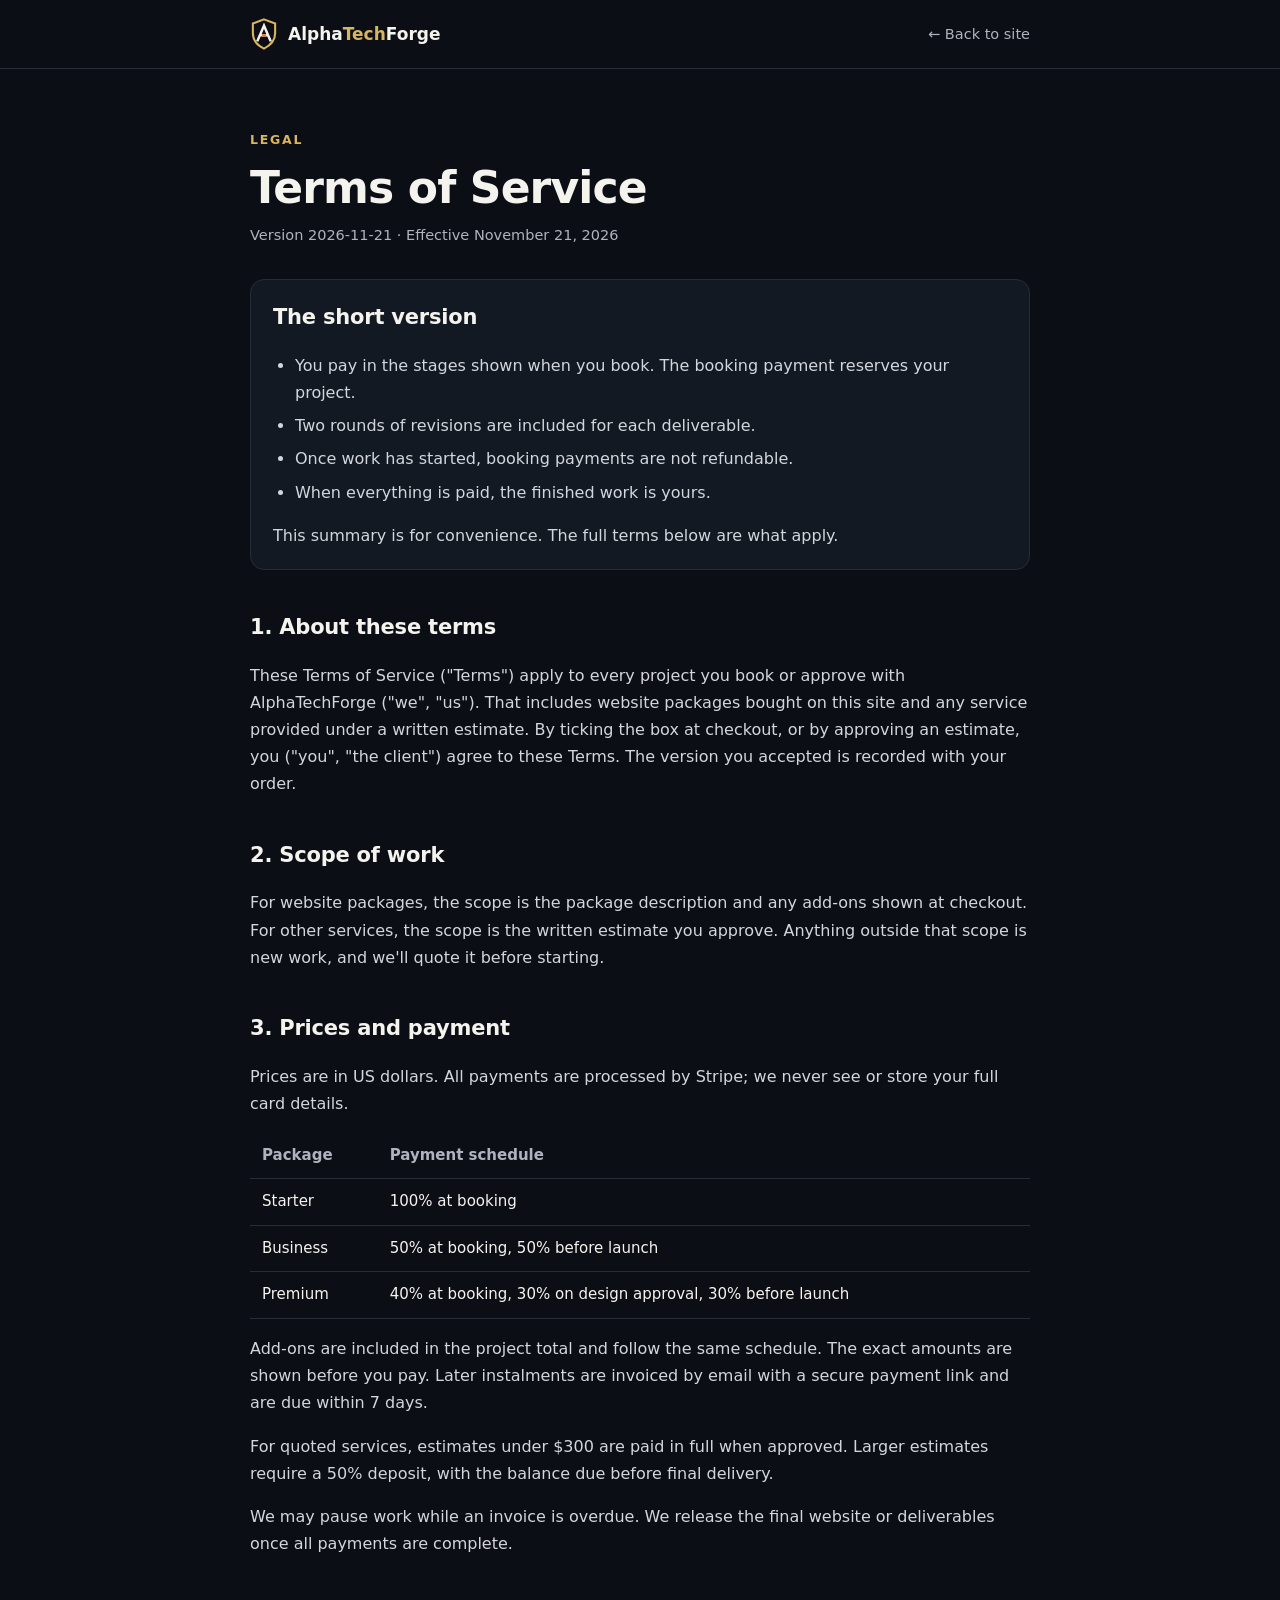
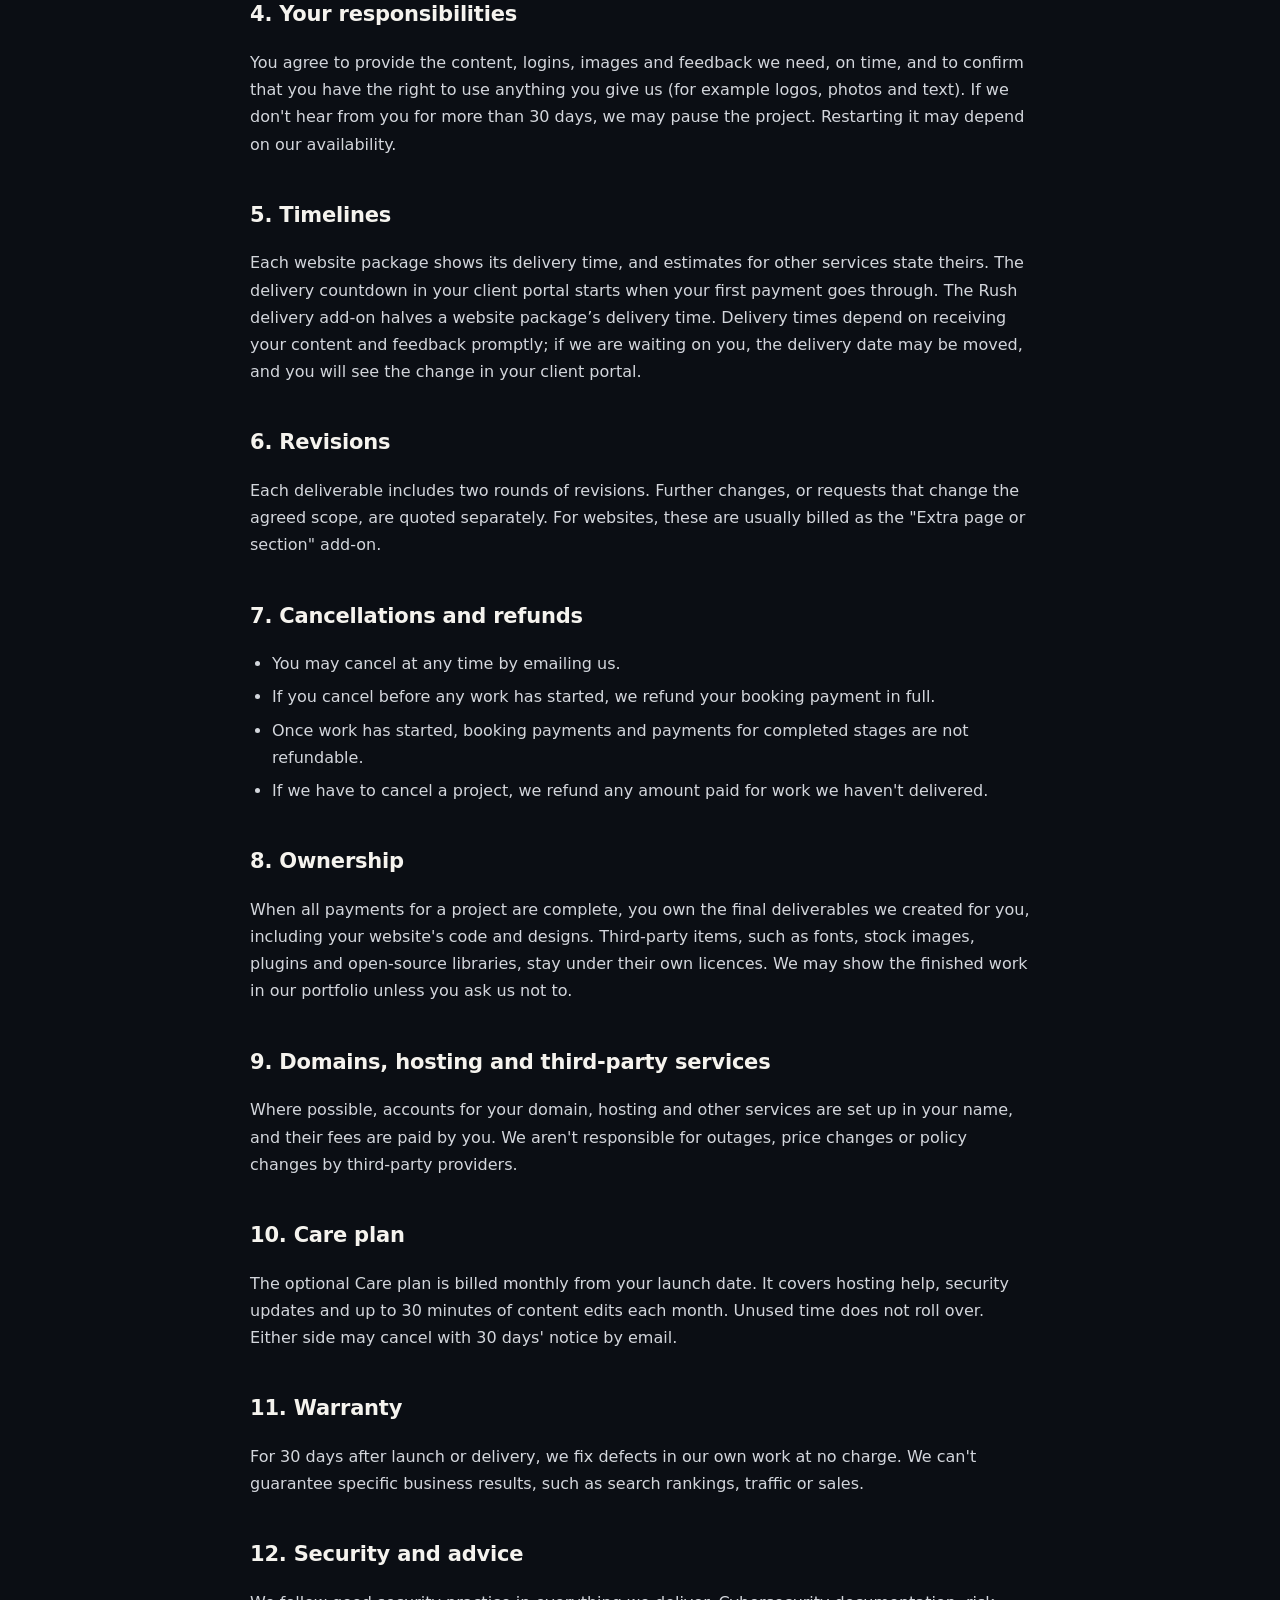
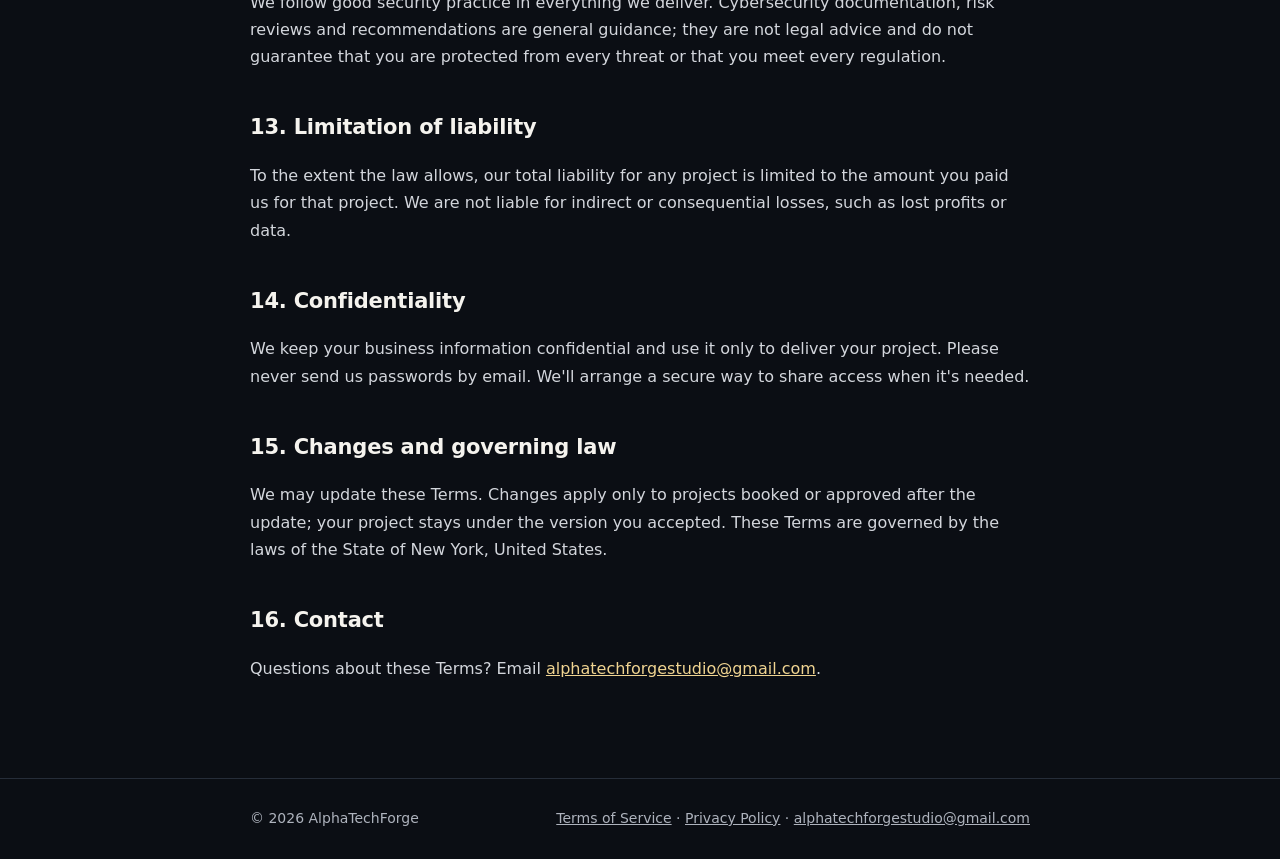
<file: terms.html>
<!doctype html>
<html lang="en">
<head>
<meta charset="utf-8">
<meta name="viewport" content="width=device-width, initial-scale=1">
<meta name="theme-color" content="#0b0e14">
<title>Terms of Service | AlphaTechForge</title>
<meta name="description" content="The terms that apply to projects booked or approved with AlphaTechForge.">
<link rel="canonical" href="https://alphatechforge.com/terms.html">
<link rel="icon" href="/favicon.svg" type="image/svg+xml">
<style>
:root{color-scheme:dark;--bg:#0b0e14;--surface:#131923;--gold:#d9b461;--gold-2:#f0d491;--text:#f5f3ee;--muted:#aeb3bd;--line:#262d39}
*{box-sizing:border-box}
body{margin:0;background:var(--bg);color:var(--text);font:16px/1.7 Inter,ui-sans-serif,system-ui,-apple-system,BlinkMacSystemFont,"Segoe UI",Roboto,sans-serif;-webkit-font-smoothing:antialiased}
a{color:var(--gold-2)}
:focus-visible{outline:2px solid var(--gold-2);outline-offset:3px;border-radius:4px}
.wrap{width:min(780px,calc(100% - 40px));margin-inline:auto}
header{border-bottom:1px solid var(--line)}
.nav{display:flex;align-items:center;justify-content:space-between;gap:16px;min-height:68px}
.brand{display:flex;align-items:center;gap:10px;font-weight:700;font-size:17px;color:var(--text);text-decoration:none}
.brand b{color:var(--gold)}
.brand svg{width:28px;height:32px}
.back{font-size:14.5px;color:var(--muted);text-decoration:none}
.back:hover{color:var(--text)}
main{padding:56px 0 80px}
.eyebrow{font-size:12.5px;font-weight:700;letter-spacing:.14em;text-transform:uppercase;color:var(--gold)}
h1{font-size:clamp(32px,5vw,44px);line-height:1.1;letter-spacing:-.02em;margin:12px 0 10px}
.meta{color:var(--muted);font-size:14.5px;margin:0 0 32px}
.summary{background:var(--surface);border:1px solid var(--line);border-radius:14px;padding:20px 22px;margin-bottom:36px}
.summary h2{margin-top:0}
h2{font-size:21px;letter-spacing:-.01em;margin:40px 0 10px}
p,li{color:#d3d6dc}
ul{padding-left:22px}
li{margin:6px 0}
table{width:100%;border-collapse:collapse;margin:12px 0;font-size:15px}
th,td{text-align:left;padding:10px 12px;border-bottom:1px solid var(--line)}
th{color:var(--muted);font-weight:600}
footer{border-top:1px solid var(--line);padding:28px 0;color:var(--muted);font-size:14px}
footer .wrap{display:flex;flex-wrap:wrap;justify-content:space-between;gap:12px}
footer a{color:var(--muted)}
</style>
</head>
<body>
<header><div class="wrap nav">
  <a class="brand" href="/"><svg viewBox="0 0 40 46" fill="none" aria-hidden="true"><path d="M20 2 36 8v14c0 10-6 17-16 22C10 39 4 32 4 22V8L20 2Z" stroke="#D9B461" stroke-width="3"/><path d="m11 32 9-21 9 21M15 25h10" stroke="#F5F3EE" stroke-width="3.5" stroke-linecap="square"/><path d="M17 25h6" stroke="#F47A3B" stroke-width="3.5"/></svg><span>Alpha<b>Tech</b>Forge</span></a>
  <a class="back" href="/">&larr; Back to site</a>
</div></header>
<main><div class="wrap">
<!-- When you change these terms, also update "termsVersion" in /catalog.json so new bookings record the new version. -->
<span class="eyebrow">Legal</span>
<h1>Terms of Service</h1>
<p class="meta">Version 2026-11-21 &middot; Effective November 21, 2026</p>

<div class="summary">
  <h2>The short version</h2>
  <ul>
    <li>You pay in the stages shown when you book. The booking payment reserves your project.</li>
    <li>Two rounds of revisions are included for each deliverable.</li>
    <li>Once work has started, booking payments are not refundable.</li>
    <li>When everything is paid, the finished work is yours.</li>
  </ul>
  <p style="margin-bottom:0">This summary is for convenience. The full terms below are what apply.</p>
</div>

<h2>1. About these terms</h2>
<p>These Terms of Service ("Terms") apply to every project you book or approve with AlphaTechForge ("we", "us"). That includes website packages bought on this site and any service provided under a written estimate. By ticking the box at checkout, or by approving an estimate, you ("you", "the client") agree to these Terms. The version you accepted is recorded with your order.</p>

<h2>2. Scope of work</h2>
<p>For website packages, the scope is the package description and any add-ons shown at checkout. For other services, the scope is the written estimate you approve. Anything outside that scope is new work, and we'll quote it before starting.</p>

<h2>3. Prices and payment</h2>
<p>Prices are in US dollars. All payments are processed by Stripe; we never see or store your full card details.</p>
<table>
  <thead><tr><th>Package</th><th>Payment schedule</th></tr></thead>
  <tbody>
    <tr><td>Starter</td><td>100% at booking</td></tr>
    <tr><td>Business</td><td>50% at booking, 50% before launch</td></tr>
    <tr><td>Premium</td><td>40% at booking, 30% on design approval, 30% before launch</td></tr>
  </tbody>
</table>
<p>Add-ons are included in the project total and follow the same schedule. The exact amounts are shown before you pay. Later instalments are invoiced by email with a secure payment link and are due within 7 days.</p>
<p>For quoted services, estimates under $300 are paid in full when approved. Larger estimates require a 50% deposit, with the balance due before final delivery.</p>
<p>We may pause work while an invoice is overdue. We release the final website or deliverables once all payments are complete.</p>

<h2>4. Your responsibilities</h2>
<p>You agree to provide the content, logins, images and feedback we need, on time, and to confirm that you have the right to use anything you give us (for example logos, photos and text). If we don't hear from you for more than 30 days, we may pause the project. Restarting it may depend on our availability.</p>

<h2>5. Timelines</h2>
<p>Each website package shows its delivery time, and estimates for other services state theirs. The delivery countdown in your client portal starts when your first payment goes through. The Rush delivery add-on halves a website package&rsquo;s delivery time. Delivery times depend on receiving your content and feedback promptly; if we are waiting on you, the delivery date may be moved, and you will see the change in your client portal.</p>

<h2>6. Revisions</h2>
<p>Each deliverable includes two rounds of revisions. Further changes, or requests that change the agreed scope, are quoted separately. For websites, these are usually billed as the "Extra page or section" add-on.</p>

<h2>7. Cancellations and refunds</h2>
<ul>
  <li>You may cancel at any time by emailing us.</li>
  <li>If you cancel before any work has started, we refund your booking payment in full.</li>
  <li>Once work has started, booking payments and payments for completed stages are not refundable.</li>
  <li>If we have to cancel a project, we refund any amount paid for work we haven't delivered.</li>
</ul>

<h2>8. Ownership</h2>
<p>When all payments for a project are complete, you own the final deliverables we created for you, including your website's code and designs. Third-party items, such as fonts, stock images, plugins and open-source libraries, stay under their own licences. We may show the finished work in our portfolio unless you ask us not to.</p>

<h2>9. Domains, hosting and third-party services</h2>
<p>Where possible, accounts for your domain, hosting and other services are set up in your name, and their fees are paid by you. We aren't responsible for outages, price changes or policy changes by third-party providers.</p>

<h2>10. Care plan</h2>
<p>The optional Care plan is billed monthly from your launch date. It covers hosting help, security updates and up to 30 minutes of content edits each month. Unused time does not roll over. Either side may cancel with 30 days' notice by email.</p>

<h2>11. Warranty</h2>
<p>For 30 days after launch or delivery, we fix defects in our own work at no charge. We can't guarantee specific business results, such as search rankings, traffic or sales.</p>

<h2>12. Security and advice</h2>
<p>We follow good security practice in everything we deliver. Cybersecurity documentation, risk reviews and recommendations are general guidance; they are not legal advice and do not guarantee that you are protected from every threat or that you meet every regulation.</p>

<h2>13. Limitation of liability</h2>
<p>To the extent the law allows, our total liability for any project is limited to the amount you paid us for that project. We are not liable for indirect or consequential losses, such as lost profits or data.</p>

<h2>14. Confidentiality</h2>
<p>We keep your business information confidential and use it only to deliver your project. Please never send us passwords by email. We'll arrange a secure way to share access when it's needed.</p>

<h2>15. Changes and governing law</h2>
<p>We may update these Terms. Changes apply only to projects booked or approved after the update; your project stays under the version you accepted. These Terms are governed by the laws of the State of New York, United States.</p>

<h2>16. Contact</h2>
<p>Questions about these Terms? Email <a href="mailto:alphatechforgestudio@gmail.com">alphatechforgestudio@gmail.com</a>.</p>
</div></main>
<footer><div class="wrap"><span>&copy; 2026 AlphaTechForge</span><span><a href="/terms.html">Terms of Service</a> &middot; <a href="/privacy.html">Privacy Policy</a> &middot; <a href="mailto:alphatechforgestudio@gmail.com">alphatechforgestudio@gmail.com</a></span></div></footer>
</body>
</html>
</file>
